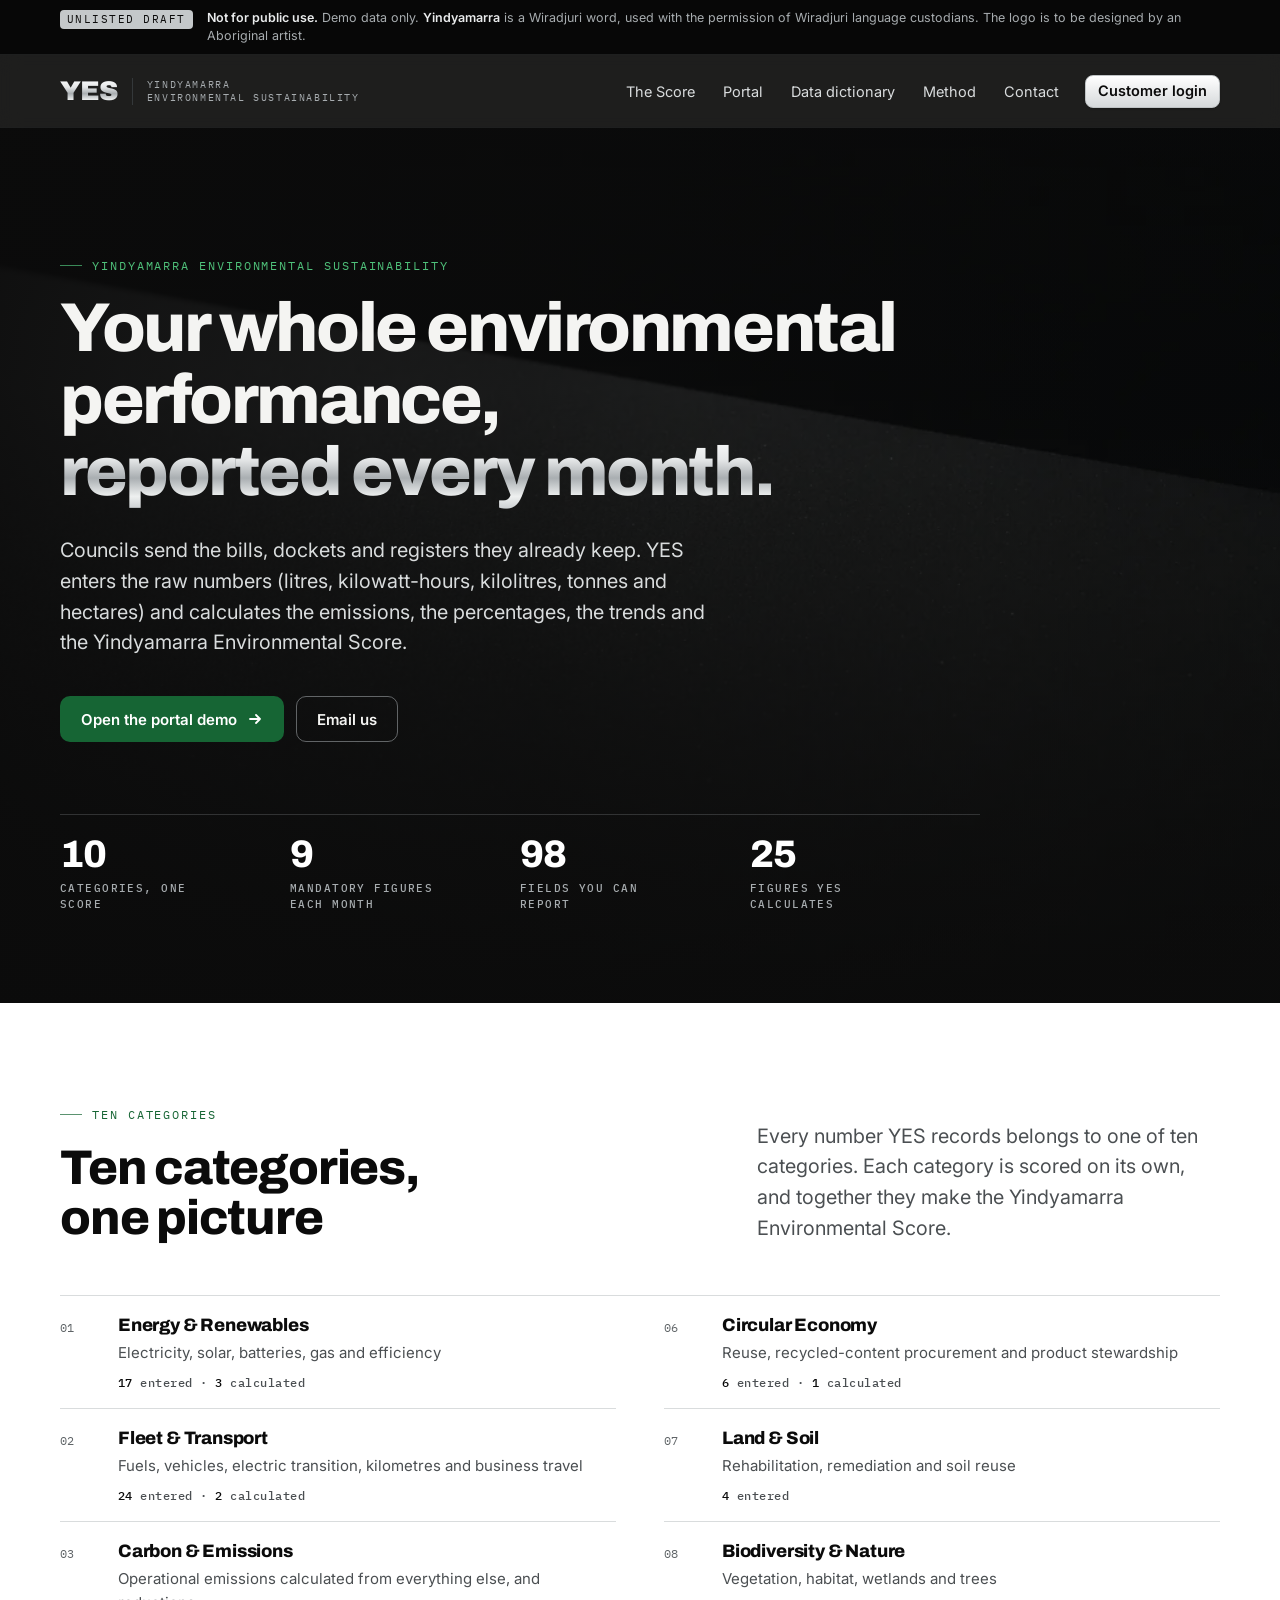
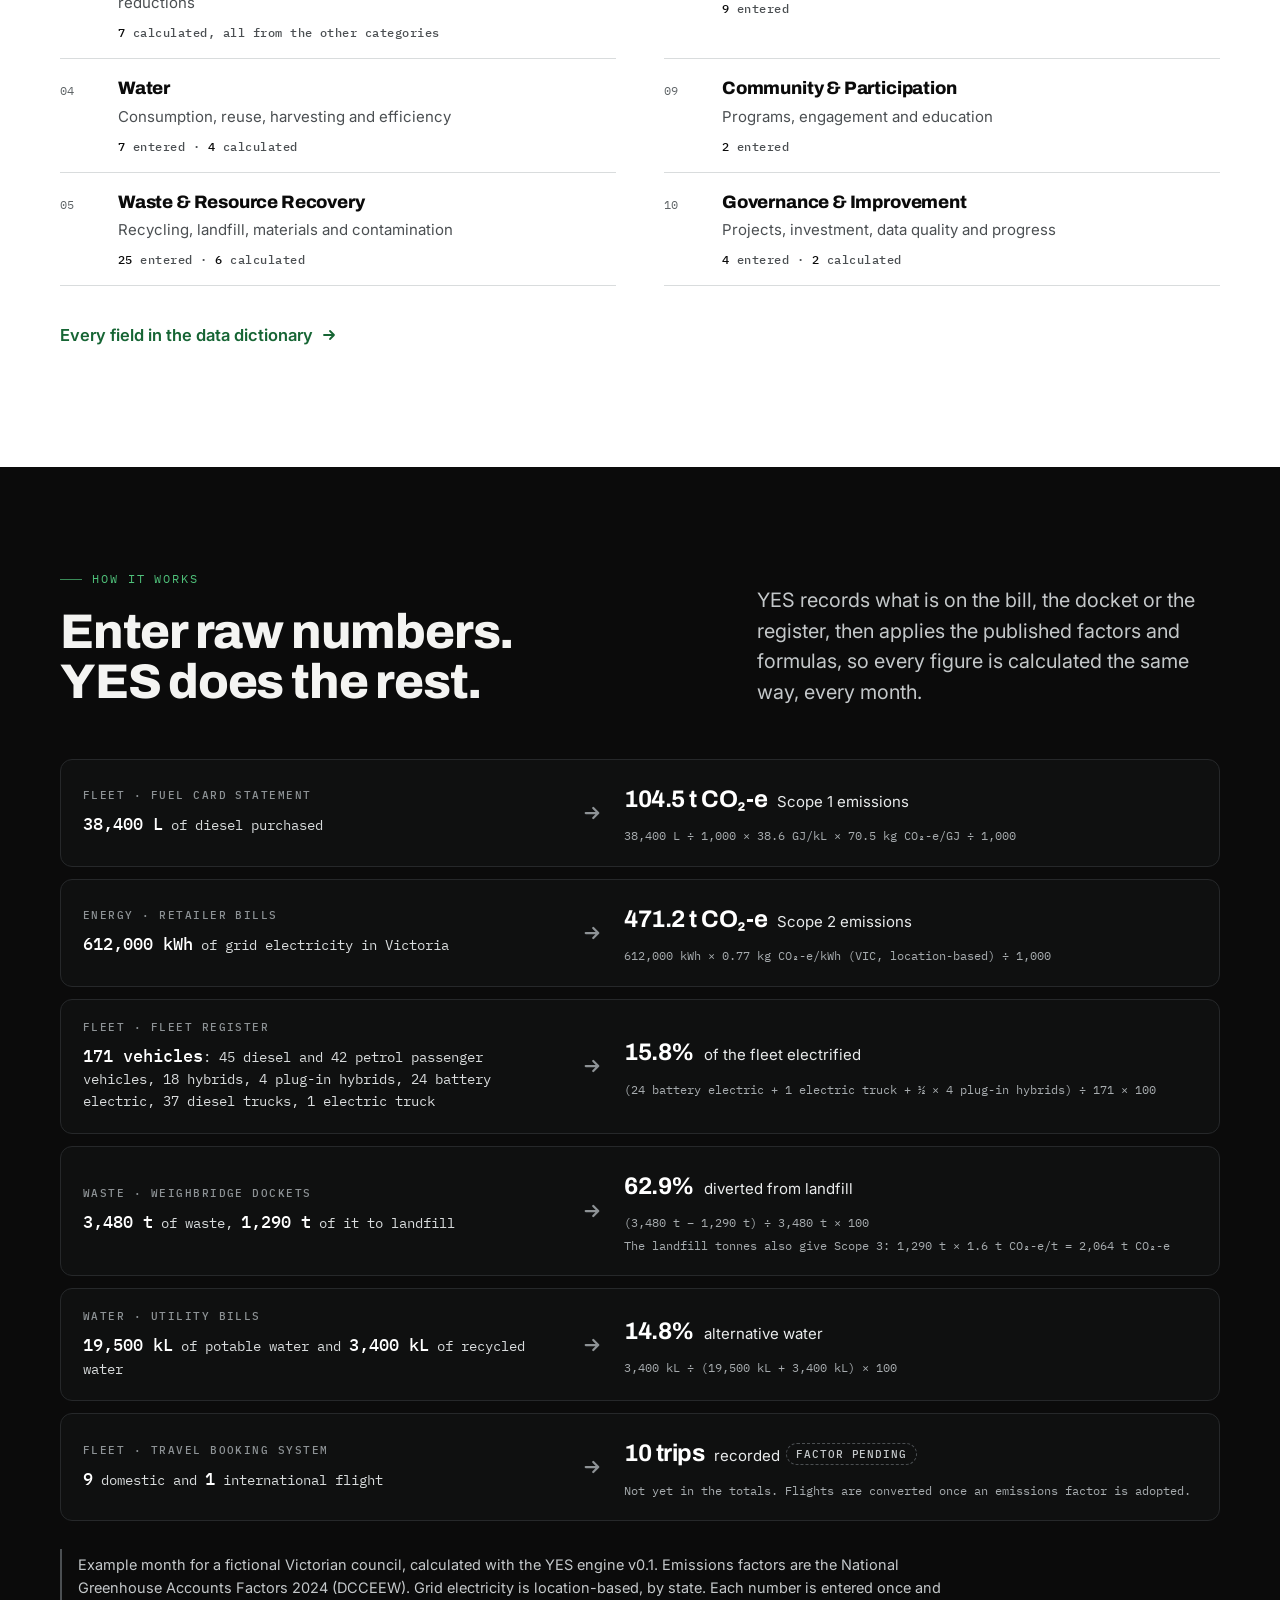
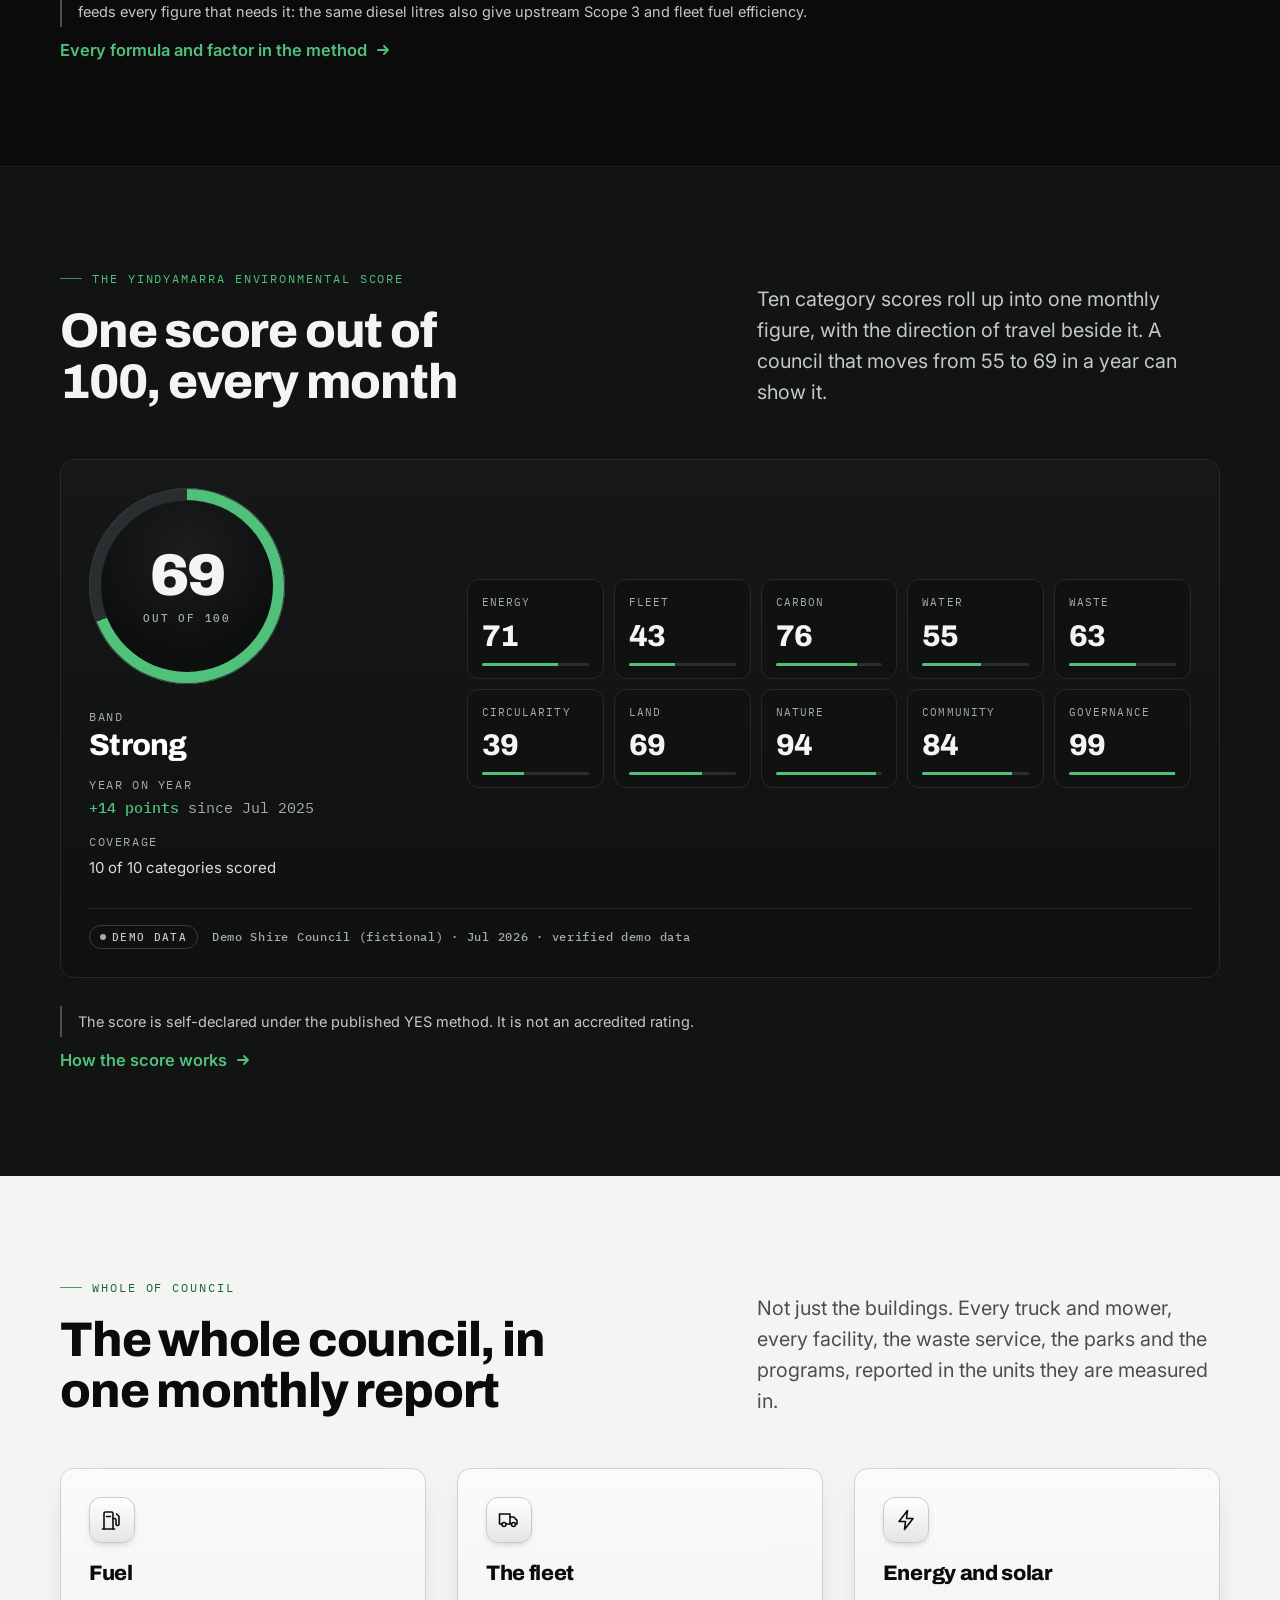
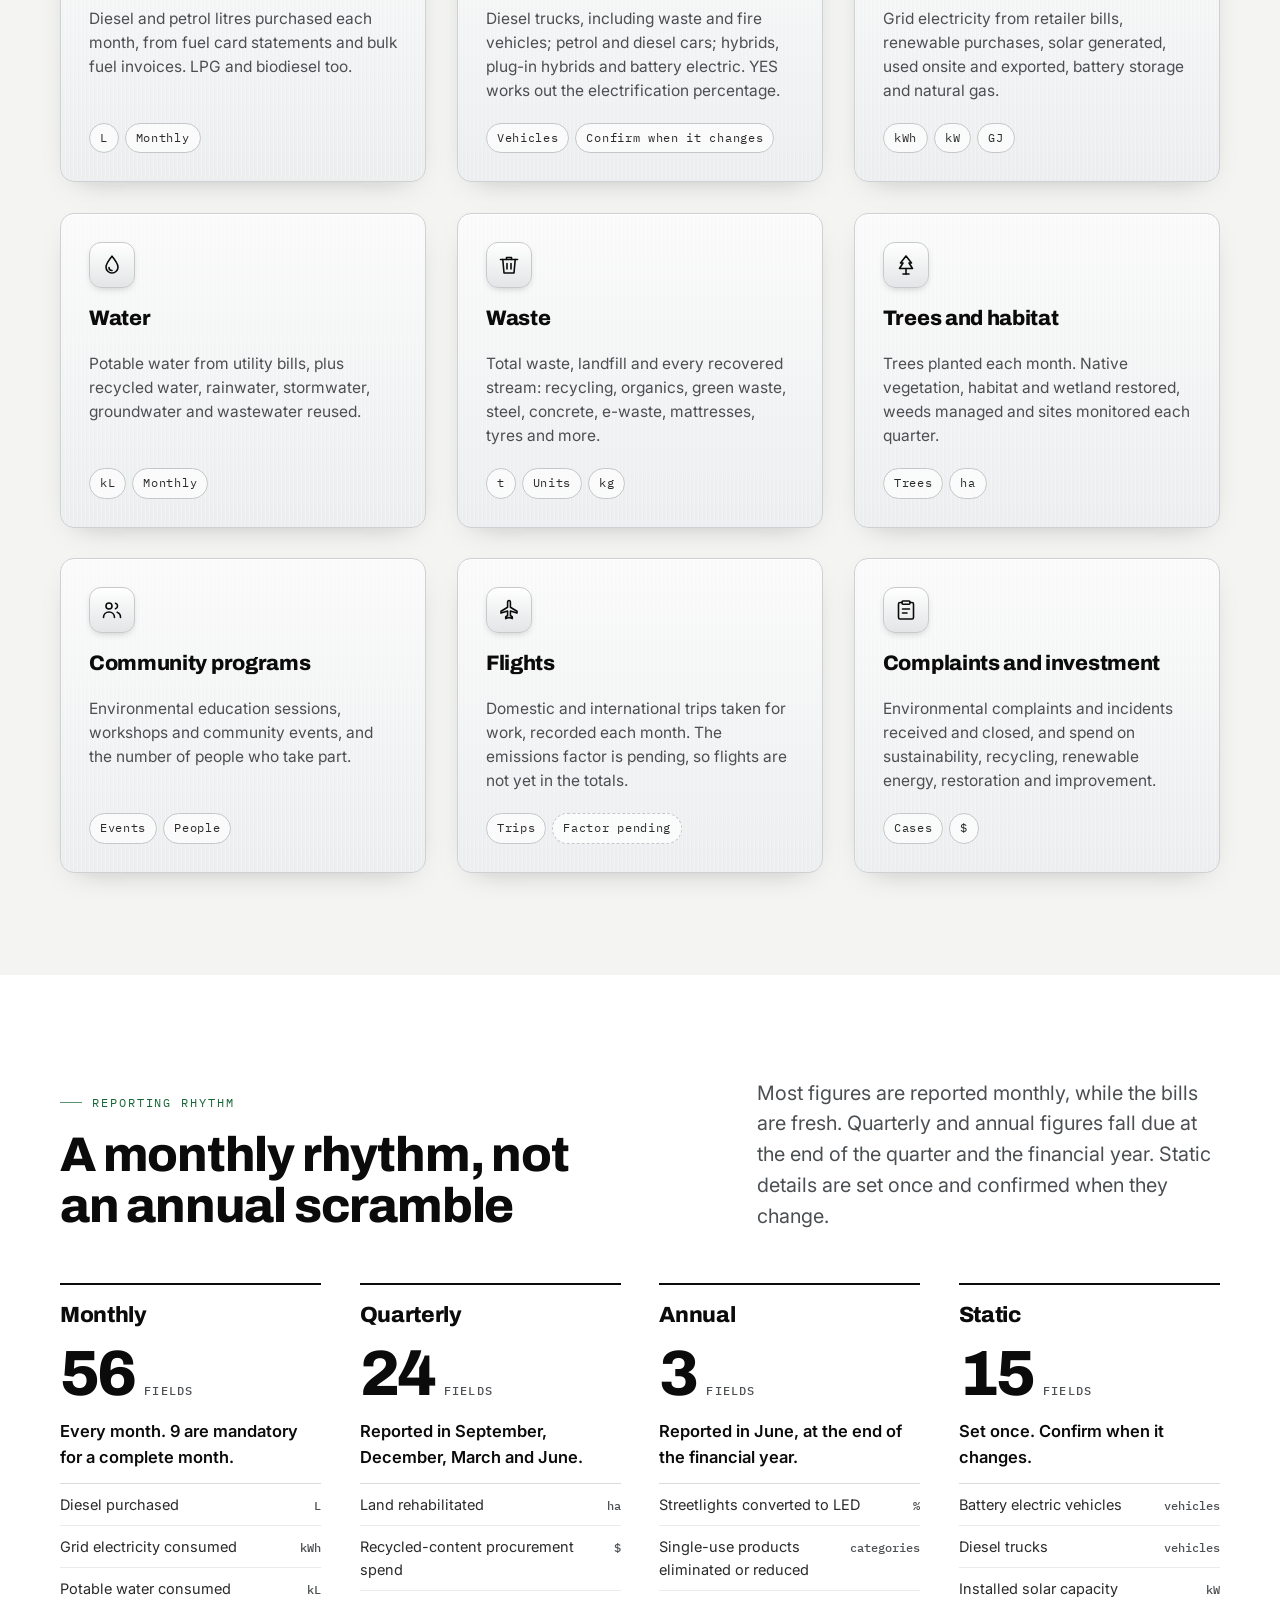
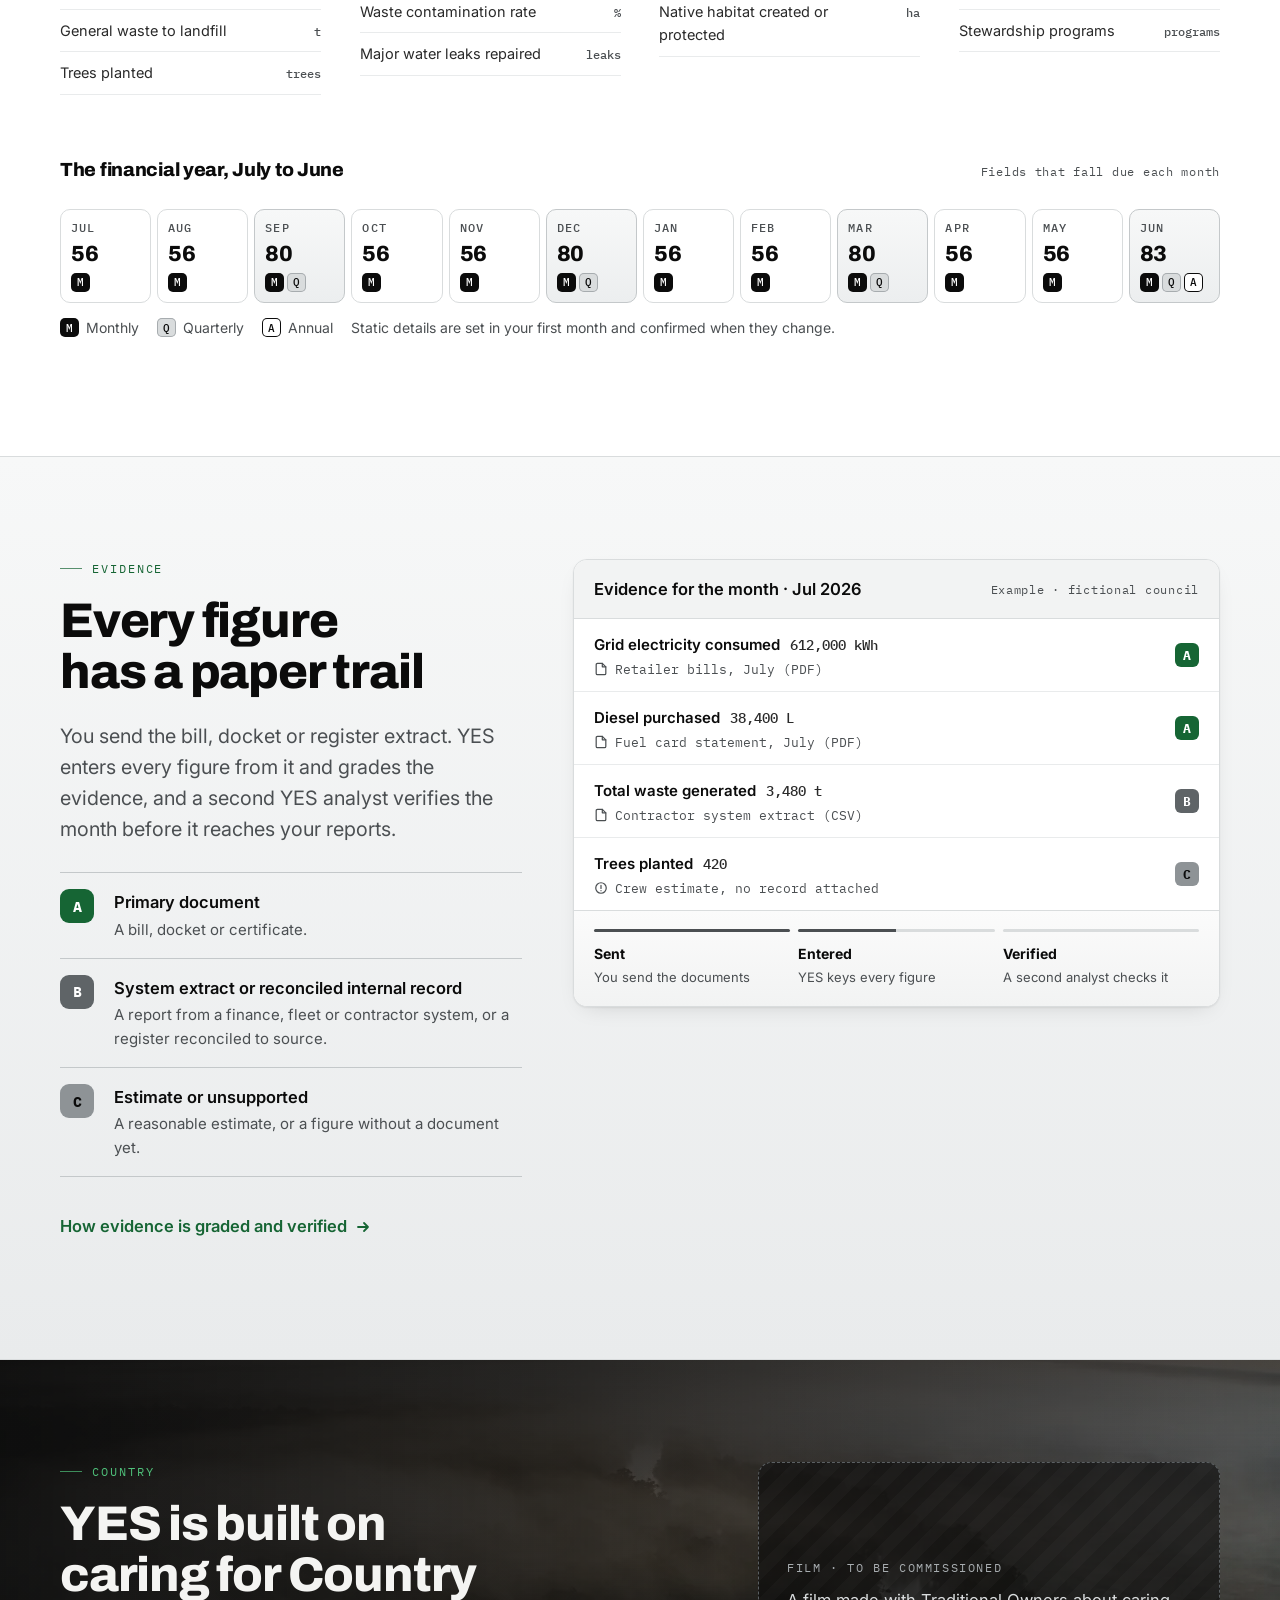
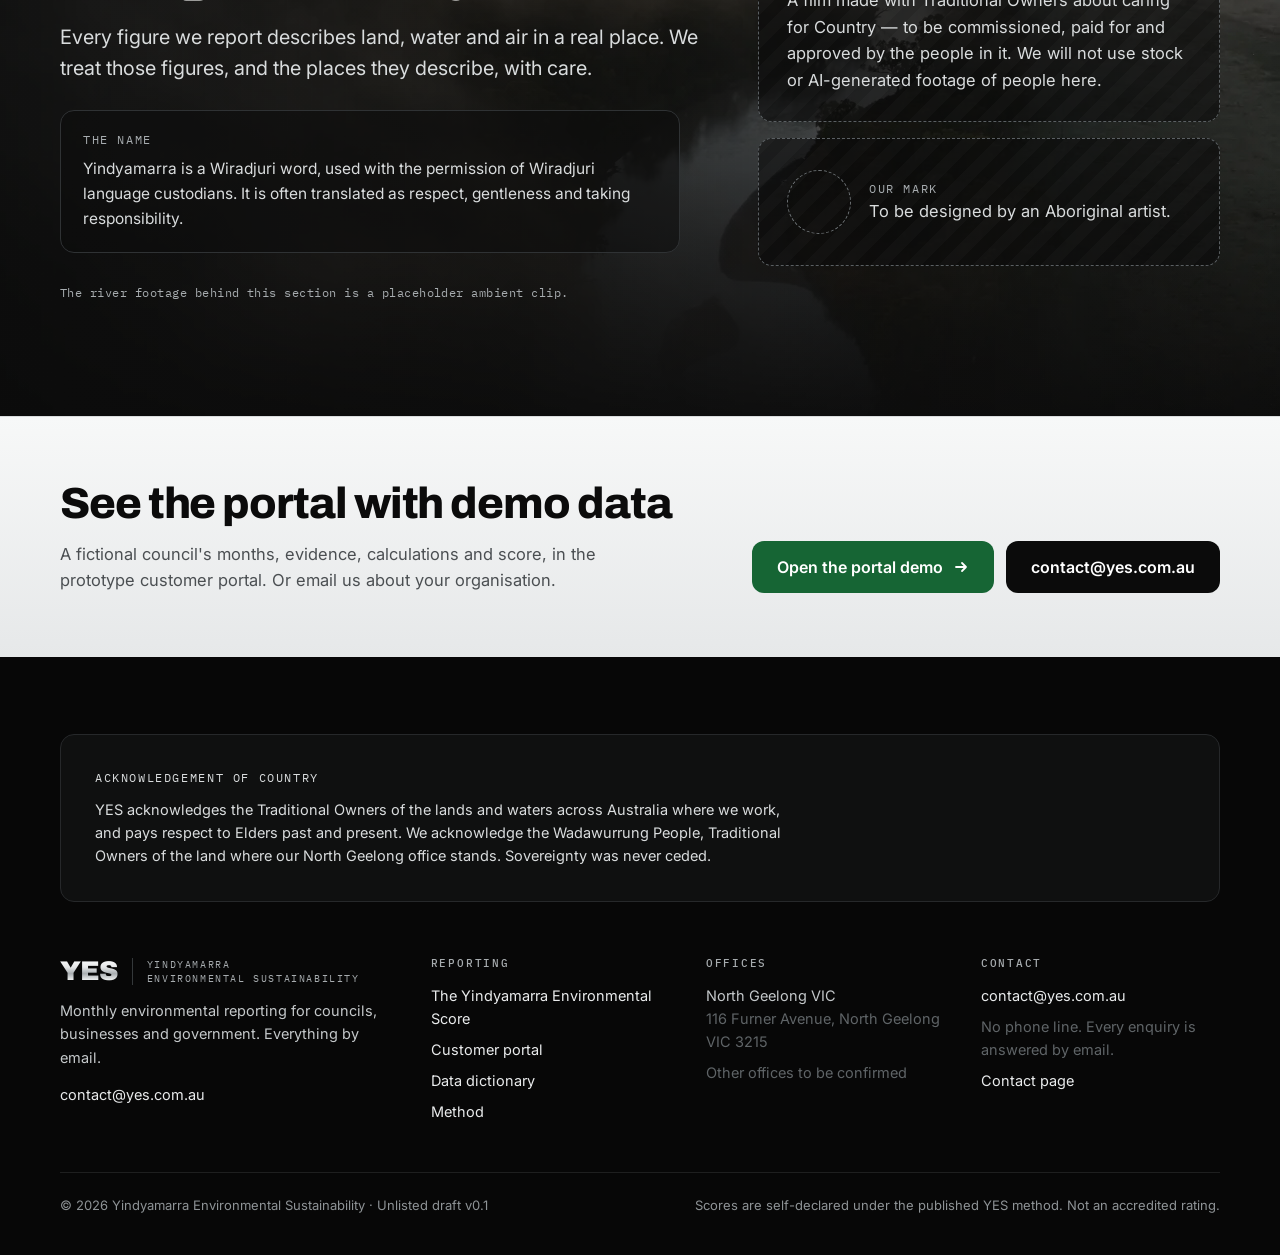
<file: index.html>
<!doctype html>
<html lang="en-AU" class="no-js">
<head>
<meta charset="utf-8">
<meta name="viewport" content="width=device-width, initial-scale=1">
<title>YES · Yindyamarra Environmental Sustainability</title>
<meta name="description" content="Whole-of-council environmental reporting. Send the documents once a month; YES enters the raw numbers and calculates the emissions, the rates, the trends and the Yindyamarra Environmental Score.">
<meta name="robots" content="noindex, nofollow, noarchive">
<meta name="theme-color" content="#0B0B0B">
<link rel="icon" href="./assets/img/favicon.svg" type="image/svg+xml">
<link rel="preconnect" href="https://fonts.googleapis.com"><link rel="preconnect" href="https://fonts.gstatic.com" crossorigin>
<link href="https://fonts.googleapis.com/css2?family=Archivo:wght@500;600;700;800;900&family=Inter:wght@400;500;600;700&family=IBM+Plex+Mono:wght@400;500&display=swap" rel="stylesheet">
<link rel="stylesheet" href="./assets/css/yes.css?v=202609281957">

<script>document.documentElement.classList.remove('no-js');</script>
</head>
<body class="page-home">
<a class="sr-only" href="#main">Skip to content</a>
<div class="draft" role="note"><div class="wrap"><span class="tag">Unlisted draft</span><span><b>Not for public use.</b> Demo data only. <b>Yindyamarra</b> is a Wiradjuri word, used with the permission of Wiradjuri language custodians. The logo is to be designed by an Aboriginal artist.</span></div></div>
<header class="hdr"><div class="wrap">
  <a class="brand" href="./" aria-label="YES home"><span class="mark silver">YES</span><span class="full">Yindyamarra<br>Environmental Sustainability</span></a>
  <button class="menu-btn" type="button" aria-expanded="false" aria-controls="nav">MENU</button>
  <nav class="nav" id="nav" aria-label="Main"><a href="./score/">The Score</a><a href="./portal/">Portal</a><a href="./data-dictionary/">Data dictionary</a><a href="./method/">Method</a><a href="./contact/">Contact</a><a class="btn btn-silver btn-sm" href="./portal/">Customer login</a></nav>
</div></header>
<main id="main">
<link rel="stylesheet" href="./assets/css/pages.css?v=1">

<!-- a. Hero -->
<section class="hero home-hero">
  <div class="bg" aria-hidden="true"><video data-bgv muted loop playsinline preload="none" poster="./assets/video/silver-720.webp"><source data-src="./assets/video/silver-720.mp4" type="video/mp4"></video></div>
  <div class="wrap">
    <p class="eyebrow">Yindyamarra Environmental Sustainability</p>
    <h1>Your whole environmental performance, <span class="silver">reported every month.</span></h1>
    <p class="lead">Councils send the bills, dockets and registers they already keep. YES enters the raw numbers (litres, kilowatt-hours, kilolitres, tonnes and hectares) and calculates the emissions, the percentages, the trends and the Yindyamarra Environmental Score.</p>
    <div class="btn-row">
      <a class="btn btn-primary" href="./portal/">Open the portal demo <svg viewBox="0 0 16 16" fill="none" stroke="currentColor" stroke-width="1.8" stroke-linecap="round" stroke-linejoin="round" aria-hidden="true"><path d="M3 8h10M9 4l4 4-4 4"/></svg></a>
      <a class="btn btn-ghost" href="mailto:contact@yes.com.au">Email us</a>
    </div>
    <dl class="facts">
      <div><dt>Categories, one score</dt><dd data-n="cats">10</dd></div>
      <div><dt>Mandatory figures each month</dt><dd data-n="req-m">9</dd></div>
      <div><dt>Fields you can report</dt><dd data-n="inputs">98</dd></div>
      <div><dt>Figures YES calculates</dt><dd data-n="calcs">25</dd></div>
    </dl>
  </div>
</section>

<!-- b. The ten categories -->
<section class="sec sec-white" id="categories">
  <div class="wrap">
    <div class="sec-head reveal">
      <div><p class="eyebrow">Ten categories</p><h2>Ten categories, one picture</h2></div>
      <p class="lead">Every number YES records belongs to one of ten categories. Each category is scored on its own, and together they make the Yindyamarra Environmental Score.</p>
    </div>
    <ol class="cats colflow ul-reset reveal">
      <li class="cat"><span class="i">01</span><h3>Energy &amp; Renewables</h3><p>Electricity, solar, batteries, gas and efficiency</p><p class="cc" data-cat-n="energy"><b>17</b> entered · <b>3</b> calculated</p></li>
      <li class="cat"><span class="i">02</span><h3>Fleet &amp; Transport</h3><p>Fuels, vehicles, electric transition, kilometres and business travel</p><p class="cc" data-cat-n="fleet"><b>24</b> entered · <b>2</b> calculated</p></li>
      <li class="cat"><span class="i">03</span><h3>Carbon &amp; Emissions</h3><p>Operational emissions calculated from everything else, and reductions</p><p class="cc" data-cat-n="carbon"><b>7</b> calculated, all from the other categories</p></li>
      <li class="cat"><span class="i">04</span><h3>Water</h3><p>Consumption, reuse, harvesting and efficiency</p><p class="cc" data-cat-n="water"><b>7</b> entered · <b>4</b> calculated</p></li>
      <li class="cat"><span class="i">05</span><h3>Waste &amp; Resource Recovery</h3><p>Recycling, landfill, materials and contamination</p><p class="cc" data-cat-n="waste"><b>25</b> entered · <b>6</b> calculated</p></li>
      <li class="cat"><span class="i">06</span><h3>Circular Economy</h3><p>Reuse, recycled-content procurement and product stewardship</p><p class="cc" data-cat-n="circular"><b>6</b> entered · <b>1</b> calculated</p></li>
      <li class="cat"><span class="i">07</span><h3>Land &amp; Soil</h3><p>Rehabilitation, remediation and soil reuse</p><p class="cc" data-cat-n="land"><b>4</b> entered</p></li>
      <li class="cat"><span class="i">08</span><h3>Biodiversity &amp; Nature</h3><p>Vegetation, habitat, wetlands and trees</p><p class="cc" data-cat-n="nature"><b>9</b> entered</p></li>
      <li class="cat"><span class="i">09</span><h3>Community &amp; Participation</h3><p>Programs, engagement and education</p><p class="cc" data-cat-n="community"><b>2</b> entered</p></li>
      <li class="cat"><span class="i">10</span><h3>Governance &amp; Improvement</h3><p>Projects, investment, data quality and progress</p><p class="cc" data-cat-n="governance"><b>4</b> entered · <b>2</b> calculated</p></li>
    </ol>
    <p class="mt-3 reveal"><a class="link-go" href="./data-dictionary/">Every field in the data dictionary <svg viewBox="0 0 16 16" fill="none" stroke="currentColor" stroke-width="1.8" stroke-linecap="round" stroke-linejoin="round" aria-hidden="true"><path d="M3 8h10M9 4l4 4-4 4"/></svg></a></p>
  </div>
</section>

<!-- c. Raw numbers in, calculated figures out (worked with the YES engine v0.1) -->
<section class="sec sec-dark" id="calculations">
  <div class="wrap">
    <div class="sec-head reveal">
      <div><p class="eyebrow">How it works</p><h2>Enter raw numbers. YES does the rest.</h2></div>
      <p class="lead">YES records what is on the bill, the docket or the register, then applies the published factors and formulas, so every figure is calculated the same way, every month.</p>
    </div>
    <ul class="flow reveal" aria-label="Examples of raw numbers and the figures YES calculates from them">
      <li class="flow-row">
        <div class="in"><span class="fk">Fleet · fuel card statement</span><b>38,400 L</b> of diesel purchased</div>
        <div class="arr" aria-hidden="true"><svg viewBox="0 0 16 16" fill="none" stroke="currentColor" stroke-width="1.8" stroke-linecap="round" stroke-linejoin="round" aria-hidden="true"><path d="M3 8h10M9 4l4 4-4 4"/></svg></div>
        <div class="out"><span class="sr-only">becomes </span><b>104.5 t CO₂-e</b> Scope 1 emissions<span class="fx">38,400 L ÷ 1,000 × 38.6 GJ/kL × 70.5 kg CO₂-e/GJ ÷ 1,000</span></div>
      </li>
      <li class="flow-row">
        <div class="in"><span class="fk">Energy · retailer bills</span><b>612,000 kWh</b> of grid electricity in Victoria</div>
        <div class="arr" aria-hidden="true"><svg viewBox="0 0 16 16" fill="none" stroke="currentColor" stroke-width="1.8" stroke-linecap="round" stroke-linejoin="round" aria-hidden="true"><path d="M3 8h10M9 4l4 4-4 4"/></svg></div>
        <div class="out"><span class="sr-only">becomes </span><b>471.2 t CO₂-e</b> Scope 2 emissions<span class="fx">612,000 kWh × 0.77 kg CO₂-e/kWh (VIC, location-based) ÷ 1,000</span></div>
      </li>
      <li class="flow-row">
        <div class="in"><span class="fk">Fleet · fleet register</span><b>171 vehicles</b>: 45 diesel and 42 petrol passenger vehicles, 18 hybrids, 4 plug-in hybrids, 24 battery electric, 37 diesel trucks, 1 electric truck</div>
        <div class="arr" aria-hidden="true"><svg viewBox="0 0 16 16" fill="none" stroke="currentColor" stroke-width="1.8" stroke-linecap="round" stroke-linejoin="round" aria-hidden="true"><path d="M3 8h10M9 4l4 4-4 4"/></svg></div>
        <div class="out"><span class="sr-only">becomes </span><b>15.8%</b> of the fleet electrified<span class="fx">(24 battery electric + 1 electric truck + ½ × 4 plug-in hybrids) ÷ 171 × 100</span></div>
      </li>
      <li class="flow-row">
        <div class="in"><span class="fk">Waste · weighbridge dockets</span><b>3,480 t</b> of waste, <b>1,290 t</b> of it to landfill</div>
        <div class="arr" aria-hidden="true"><svg viewBox="0 0 16 16" fill="none" stroke="currentColor" stroke-width="1.8" stroke-linecap="round" stroke-linejoin="round" aria-hidden="true"><path d="M3 8h10M9 4l4 4-4 4"/></svg></div>
        <div class="out"><span class="sr-only">becomes </span><b>62.9%</b> diverted from landfill<span class="fx">(3,480 t − 1,290 t) ÷ 3,480 t × 100</span><span class="fx">The landfill tonnes also give Scope 3: 1,290 t × 1.6 t CO₂-e/t = 2,064 t CO₂-e</span></div>
      </li>
      <li class="flow-row">
        <div class="in"><span class="fk">Water · utility bills</span><b>19,500 kL</b> of potable water and <b>3,400 kL</b> of recycled water</div>
        <div class="arr" aria-hidden="true"><svg viewBox="0 0 16 16" fill="none" stroke="currentColor" stroke-width="1.8" stroke-linecap="round" stroke-linejoin="round" aria-hidden="true"><path d="M3 8h10M9 4l4 4-4 4"/></svg></div>
        <div class="out"><span class="sr-only">becomes </span><b>14.8%</b> alternative water<span class="fx">3,400 kL ÷ (19,500 kL + 3,400 kL) × 100</span></div>
      </li>
      <li class="flow-row">
        <div class="in"><span class="fk">Fleet · travel booking system</span><b>9</b> domestic and <b>1</b> international flight</div>
        <div class="arr" aria-hidden="true"><svg viewBox="0 0 16 16" fill="none" stroke="currentColor" stroke-width="1.8" stroke-linecap="round" stroke-linejoin="round" aria-hidden="true"><path d="M3 8h10M9 4l4 4-4 4"/></svg></div>
        <div class="out"><span class="sr-only">becomes </span><b>10 trips</b> recorded <span class="pend">Factor pending</span><span class="fx">Not yet in the totals. Flights are converted once an emissions factor is adopted.</span></div>
      </li>
    </ul>
    <div class="flow-note reveal">
      <p class="note">Example month for a fictional Victorian council, calculated with the YES engine v0.1. Emissions factors are the National Greenhouse Accounts Factors 2024 (DCCEEW). Grid electricity is location-based, by state. Each number is entered once and feeds every figure that needs it: the same diesel litres also give upstream Scope 3 and fleet fuel efficiency.</p>
      <p><a class="link-go" href="./method/#emissions">Every formula and factor in the method <svg viewBox="0 0 16 16" fill="none" stroke="currentColor" stroke-width="1.8" stroke-linecap="round" stroke-linejoin="round" aria-hidden="true"><path d="M3 8h10M9 4l4 4-4 4"/></svg></a></p>
    </div>
  </div>
</section>

<!-- d. Score preview: rendered live from the demo data by the script below; static values are the fallback -->
<section class="sec sec-dark ink2" id="score-preview">
  <div class="wrap">
    <div class="sec-head reveal">
      <div><p class="eyebrow">The Yindyamarra Environmental Score</p><h2>One score out of 100, every month</h2></div>
      <div>
        <p class="lead">Ten category scores roll up into one monthly figure, with the direction of travel beside it. <span data-f="line">A council that moves from 55 to 69 in a year can show it.</span></p>
      </div>
    </div>
    <div class="card-dark sp wide reveal" data-sp>
      <div class="sp-head">
        <div class="score-ring" style="--v:69" role="img" aria-label="Score 69 out of 100"><div class="in"><div class="v" data-f="score">69</div><div class="of">out of 100</div></div></div>
        <div class="sp-meta">
          <div><p class="kicker">Band</p><p class="sp-band" data-f="band">Strong</p></div>
          <div><p class="kicker">Year on year</p><p class="sp-yoy" data-f="yoy">+14 points <span>since Jul 2025</span></p></div>
          <div><p class="kicker">Coverage</p><p class="sp-cov" data-f="cov">10 of 10 categories scored</p></div>
        </div>
      </div>
      <div class="subscores" data-f="subs">
        <div class="sub"><div class="n">Energy</div><div class="v">71</div><div class="bar" aria-hidden="true"><i style="width:71%"></i></div></div>
        <div class="sub"><div class="n">Fleet</div><div class="v">43</div><div class="bar" aria-hidden="true"><i style="width:43%"></i></div></div>
        <div class="sub"><div class="n">Carbon</div><div class="v">76</div><div class="bar" aria-hidden="true"><i style="width:76%"></i></div></div>
        <div class="sub"><div class="n">Water</div><div class="v">55</div><div class="bar" aria-hidden="true"><i style="width:55%"></i></div></div>
        <div class="sub"><div class="n">Waste</div><div class="v">63</div><div class="bar" aria-hidden="true"><i style="width:63%"></i></div></div>
        <div class="sub"><div class="n">Circularity</div><div class="v">39</div><div class="bar" aria-hidden="true"><i style="width:39%"></i></div></div>
        <div class="sub"><div class="n">Land</div><div class="v">69</div><div class="bar" aria-hidden="true"><i style="width:69%"></i></div></div>
        <div class="sub"><div class="n">Nature</div><div class="v">94</div><div class="bar" aria-hidden="true"><i style="width:94%"></i></div></div>
        <div class="sub"><div class="n">Community</div><div class="v">84</div><div class="bar" aria-hidden="true"><i style="width:84%"></i></div></div>
        <div class="sub"><div class="n">Governance</div><div class="v">99</div><div class="bar" aria-hidden="true"><i style="width:99%"></i></div></div>
      </div>
      <p class="sp-cap"><span class="tag-demo">Demo data</span><span data-f="cap">Demo Shire Council (fictional) · Jul 2026 · verified demo data</span></p>
    </div>
    <div class="flow-note reveal">
      <p class="note">The score is self-declared under the published YES method. It is not an accredited rating.</p>
      <p><a class="link-go" href="./score/">How the score works <svg viewBox="0 0 16 16" fill="none" stroke="currentColor" stroke-width="1.8" stroke-linecap="round" stroke-linejoin="round" aria-hidden="true"><path d="M3 8h10M9 4l4 4-4 4"/></svg></a></p>
    </div>
  </div>
</section>

<!-- e. Whole of council -->
<section class="sec" id="whole-of-council">
  <div class="wrap">
    <div class="sec-head reveal">
      <div><p class="eyebrow">Whole of council</p><h2>The whole council, in one monthly report</h2></div>
      <p class="lead">Not just the buildings. Every truck and mower, every facility, the waste service, the parks and the programs, reported in the units they are measured in.</p>
    </div>
    <div class="grid g3 woc">
      <article class="card-silver reveal">
        <span class="ico" aria-hidden="true"><svg viewBox="0 0 24 24" fill="none" stroke="currentColor" stroke-width="1.6" stroke-linecap="round" stroke-linejoin="round"><path d="M4 21V5.5A1.5 1.5 0 0 1 5.5 4h6A1.5 1.5 0 0 1 13 5.5V21"/><path d="M2.5 21h12"/><path d="M6.5 8.5h4"/><path d="M13 10.5h1.5A1.5 1.5 0 0 1 16 12v4a1.5 1.5 0 0 0 3 0V8.5L16.5 6"/></svg></span>
        <h3>Fuel</h3>
        <p>Diesel and petrol litres purchased each month, from fuel card statements and bulk fuel invoices. LPG and biodiesel too.</p>
        <div class="units"><span class="chip">L</span><span class="chip">Monthly</span></div>
      </article>
      <article class="card-silver reveal">
        <span class="ico" aria-hidden="true"><svg viewBox="0 0 24 24" fill="none" stroke="currentColor" stroke-width="1.6" stroke-linecap="round" stroke-linejoin="round"><path d="M5 16H2.5V6H13v10H9"/><path d="M13 9h3.8l3.2 3.4V16h-1.5"/><path d="M13 16h1.5"/><circle cx="7" cy="16.5" r="2"/><circle cx="16.5" cy="16.5" r="2"/></svg></span>
        <h3>The fleet</h3>
        <p>Diesel trucks, including waste and fire vehicles; petrol and diesel cars; hybrids, plug-in hybrids and battery electric. YES works out the electrification percentage.</p>
        <div class="units"><span class="chip">Vehicles</span><span class="chip">Confirm when it changes</span></div>
      </article>
      <article class="card-silver reveal">
        <span class="ico" aria-hidden="true"><svg viewBox="0 0 24 24" fill="none" stroke="currentColor" stroke-width="1.6" stroke-linecap="round" stroke-linejoin="round"><path d="M13.5 2.5 5 13.5h6.5l-1 8 8.5-11h-6.5z"/></svg></span>
        <h3>Energy and solar</h3>
        <p>Grid electricity from retailer bills, renewable purchases, solar generated, used onsite and exported, battery storage and natural gas.</p>
        <div class="units"><span class="chip">kWh</span><span class="chip">kW</span><span class="chip">GJ</span></div>
      </article>
      <article class="card-silver reveal">
        <span class="ico" aria-hidden="true"><svg viewBox="0 0 24 24" fill="none" stroke="currentColor" stroke-width="1.6" stroke-linecap="round" stroke-linejoin="round"><path d="M12 3.2c-2.8 3.4-6 7.3-6 10.8a6 6 0 0 0 12 0c0-3.5-3.2-7.4-6-10.8z"/><path d="M9 14.5a3 3 0 0 0 3 3"/></svg></span>
        <h3>Water</h3>
        <p>Potable water from utility bills, plus recycled water, rainwater, stormwater, groundwater and wastewater reused.</p>
        <div class="units"><span class="chip">kL</span><span class="chip">Monthly</span></div>
      </article>
      <article class="card-silver reveal">
        <span class="ico" aria-hidden="true"><svg viewBox="0 0 24 24" fill="none" stroke="currentColor" stroke-width="1.6" stroke-linecap="round" stroke-linejoin="round"><path d="M3.5 6.5h17"/><path d="M9.5 6.5v-2h5v2"/><path d="M5.8 6.5 7 20h10l1.2-13.5"/><path d="M10 10.5v5.5M14 10.5v5.5"/></svg></span>
        <h3>Waste</h3>
        <p>Total waste, landfill and every recovered stream: recycling, organics, green waste, steel, concrete, e-waste, mattresses, tyres and more.</p>
        <div class="units"><span class="chip">t</span><span class="chip">Units</span><span class="chip">kg</span></div>
      </article>
      <article class="card-silver reveal">
        <span class="ico" aria-hidden="true"><svg viewBox="0 0 24 24" fill="none" stroke="currentColor" stroke-width="1.6" stroke-linecap="round" stroke-linejoin="round"><path d="M12 3 6.5 10H9l-3.5 5.5h13L15 10h2.5z"/><path d="M12 15.5V21"/><path d="M9 21h6"/></svg></span>
        <h3>Trees and habitat</h3>
        <p>Trees planted each month. Native vegetation, habitat and wetland restored, weeds managed and sites monitored each quarter.</p>
        <div class="units"><span class="chip">Trees</span><span class="chip">ha</span></div>
      </article>
      <article class="card-silver reveal">
        <span class="ico" aria-hidden="true"><svg viewBox="0 0 24 24" fill="none" stroke="currentColor" stroke-width="1.6" stroke-linecap="round" stroke-linejoin="round"><circle cx="9" cy="8" r="3"/><path d="M3.5 19.5c0-3.2 2.4-5.5 5.5-5.5s5.5 2.3 5.5 5.5"/><path d="M15.5 5.3a2.8 2.8 0 0 1 0 5.4"/><path d="M17.2 14.3c2 .7 3.3 2.6 3.3 5.2"/></svg></span>
        <h3>Community programs</h3>
        <p>Environmental education sessions, workshops and community events, and the number of people who take part.</p>
        <div class="units"><span class="chip">Events</span><span class="chip">People</span></div>
      </article>
      <article class="card-silver reveal">
        <span class="ico" aria-hidden="true"><svg viewBox="0 0 24 24" fill="none" stroke="currentColor" stroke-width="1.6" stroke-linecap="round" stroke-linejoin="round"><path d="M12 2.5c.8 0 1.4.8 1.4 1.9V9.3l6.6 3.9v1.9l-6.6-2v4.4l1.9 1.5v1.6L12 19.6l-3.3 1V19l1.9-1.5v-4.4l-6.6 2v-1.9l6.6-3.9V4.4c0-1.1.6-1.9 1.4-1.9z"/></svg></span>
        <h3>Flights</h3>
        <p>Domestic and international trips taken for work, recorded each month. The emissions factor is pending, so flights are not yet in the totals.</p>
        <div class="units"><span class="chip">Trips</span><span class="chip p">Factor pending</span></div>
      </article>
      <article class="card-silver reveal">
        <span class="ico" aria-hidden="true"><svg viewBox="0 0 24 24" fill="none" stroke="currentColor" stroke-width="1.6" stroke-linecap="round" stroke-linejoin="round"><path d="M8 4.5H6A1.5 1.5 0 0 0 4.5 6v13.5A1.5 1.5 0 0 0 6 21h12a1.5 1.5 0 0 0 1.5-1.5V6A1.5 1.5 0 0 0 18 4.5h-2"/><rect x="8" y="3" width="8" height="3.2" rx="1"/><path d="M8.5 11h7M8.5 15h4.5"/></svg></span>
        <h3>Complaints and investment</h3>
        <p>Environmental complaints and incidents received and closed, and spend on sustainability, recycling, renewable energy, restoration and improvement.</p>
        <div class="units"><span class="chip">Cases</span><span class="chip">$</span></div>
      </article>
    </div>
  </div>
</section>

<!-- f. Monthly rhythm (counts from YESD.INPUTS; refreshed live by the script below) -->
<section class="sec sec-white" id="rhythm">
  <div class="wrap">
    <div class="sec-head reveal">
      <div><p class="eyebrow">Reporting rhythm</p><h2>A monthly rhythm, not an annual scramble</h2></div>
      <p class="lead">Most figures are reported monthly, while the bills are fresh. Quarterly and annual figures fall due at the end of the quarter and the financial year. Static details are set once and confirmed when they change.</p>
    </div>
    <div class="freqs">
      <div class="freq reveal">
        <h3>Monthly</h3>
        <p class="n"><b data-n="freq-M">56</b><span>fields</span></p>
        <p class="when">Every month. <span data-n="req-m">9</span> are mandatory for a complete month.</p>
        <ul><li>Diesel purchased <span>L</span></li><li>Grid electricity consumed <span>kWh</span></li><li>Potable water consumed <span>kL</span></li><li>General waste to landfill <span>t</span></li><li>Trees planted <span>trees</span></li></ul>
      </div>
      <div class="freq reveal">
        <h3>Quarterly</h3>
        <p class="n"><b data-n="freq-Q">24</b><span>fields</span></p>
        <p class="when">Reported in September, December, March and June.</p>
        <ul><li>Land rehabilitated <span>ha</span></li><li>Recycled-content procurement spend <span>$</span></li><li>Waste contamination rate <span>%</span></li><li>Major water leaks repaired <span>leaks</span></li></ul>
      </div>
      <div class="freq reveal">
        <h3>Annual</h3>
        <p class="n"><b data-n="freq-A">3</b><span>fields</span></p>
        <p class="when">Reported in June, at the end of the financial year.</p>
        <ul><li>Streetlights converted to LED <span>%</span></li><li>Single-use products eliminated or reduced <span>categories</span></li><li>Native habitat created or protected <span>ha</span></li></ul>
      </div>
      <div class="freq reveal">
        <h3>Static</h3>
        <p class="n"><b data-n="freq-S">15</b><span>fields</span></p>
        <p class="when">Set once. Confirm when it changes.</p>
        <ul><li>Battery electric vehicles <span>vehicles</span></li><li>Diesel trucks <span>vehicles</span></li><li>Installed solar capacity <span>kW</span></li><li>Stewardship programs <span>programs</span></li></ul>
      </div>
    </div>
    <div class="fy-wrap reveal">
      <div class="fy-head"><h3>The financial year, July to June</h3><p class="meta">Fields that fall due each month</p></div>
      <ol class="fy">
        <li><span class="mo">Jul</span><span class="c" data-due="6">56</span><span class="tg"><span class="t m">M</span></span></li>
        <li><span class="mo">Aug</span><span class="c" data-due="7">56</span><span class="tg"><span class="t m">M</span></span></li>
        <li class="qe"><span class="mo">Sep</span><span class="c" data-due="8">80</span><span class="tg"><span class="t m">M</span><span class="t q">Q</span></span></li>
        <li><span class="mo">Oct</span><span class="c" data-due="9">56</span><span class="tg"><span class="t m">M</span></span></li>
        <li><span class="mo">Nov</span><span class="c" data-due="10">56</span><span class="tg"><span class="t m">M</span></span></li>
        <li class="qe"><span class="mo">Dec</span><span class="c" data-due="11">80</span><span class="tg"><span class="t m">M</span><span class="t q">Q</span></span></li>
        <li><span class="mo">Jan</span><span class="c" data-due="0">56</span><span class="tg"><span class="t m">M</span></span></li>
        <li><span class="mo">Feb</span><span class="c" data-due="1">56</span><span class="tg"><span class="t m">M</span></span></li>
        <li class="qe"><span class="mo">Mar</span><span class="c" data-due="2">80</span><span class="tg"><span class="t m">M</span><span class="t q">Q</span></span></li>
        <li><span class="mo">Apr</span><span class="c" data-due="3">56</span><span class="tg"><span class="t m">M</span></span></li>
        <li><span class="mo">May</span><span class="c" data-due="4">56</span><span class="tg"><span class="t m">M</span></span></li>
        <li class="qe"><span class="mo">Jun</span><span class="c" data-due="5">83</span><span class="tg"><span class="t m">M</span><span class="t q">Q</span><span class="t a">A</span></span></li>
      </ol>
      <p class="fy-key"><span><span class="t m" aria-hidden="true">M</span> Monthly</span><span><span class="t q" aria-hidden="true">Q</span> Quarterly</span><span><span class="t a" aria-hidden="true">A</span> Annual</span><span>Static details are set in your first month and confirmed when they change.</span></p>
    </div>
  </div>
</section>

<!-- g. Evidence -->
<section class="sec sec-silver" id="evidence">
  <div class="wrap">
    <div class="split">
      <div class="reveal">
        <p class="eyebrow">Evidence</p>
        <h2>Every figure has a paper trail</h2>
        <p class="lead mt-2">You send the bill, docket or register extract. YES enters every figure from it and grades the evidence, and a second YES analyst verifies the month before it reaches your reports.</p>
        <ul class="grades">
          <li><span class="grade A">A</span><div><b>Primary document</b><span class="d">A bill, docket or certificate.</span></div></li>
          <li><span class="grade B">B</span><div><b>System extract or reconciled internal record</b><span class="d">A report from a finance, fleet or contractor system, or a register reconciled to source.</span></div></li>
          <li><span class="grade C">C</span><div><b>Estimate or unsupported</b><span class="d">A reasonable estimate, or a figure without a document yet.</span></div></li>
        </ul>
        <p class="mt-3"><a class="link-go" href="./method/#evidence">How evidence is graded and verified <svg viewBox="0 0 16 16" fill="none" stroke="currentColor" stroke-width="1.8" stroke-linecap="round" stroke-linejoin="round" aria-hidden="true"><path d="M3 8h10M9 4l4 4-4 4"/></svg></a></p>
      </div>
      <div class="reveal">
        <div class="evc">
          <div class="evc-h"><p class="t">Evidence for the month · Jul 2026</p><p class="meta">Example · fictional council</p></div>
          <ul class="evc-list">
            <li><span class="f">Grid electricity consumed <span class="fig">612,000 kWh</span></span><span class="doc"><svg viewBox="0 0 16 16" fill="none" stroke="currentColor" stroke-width="1.4" stroke-linecap="round" stroke-linejoin="round" aria-hidden="true"><path d="M9.5 1.5H4A1.5 1.5 0 0 0 2.5 3v10A1.5 1.5 0 0 0 4 14.5h8a1.5 1.5 0 0 0 1.5-1.5V5.5z"/><path d="M9.5 1.5v4h4"/></svg>Retailer bills, July (PDF)</span><span class="grade A" aria-label="Grade A">A</span></li>
            <li><span class="f">Diesel purchased <span class="fig">38,400 L</span></span><span class="doc"><svg viewBox="0 0 16 16" fill="none" stroke="currentColor" stroke-width="1.4" stroke-linecap="round" stroke-linejoin="round" aria-hidden="true"><path d="M9.5 1.5H4A1.5 1.5 0 0 0 2.5 3v10A1.5 1.5 0 0 0 4 14.5h8a1.5 1.5 0 0 0 1.5-1.5V5.5z"/><path d="M9.5 1.5v4h4"/></svg>Fuel card statement, July (PDF)</span><span class="grade A" aria-label="Grade A">A</span></li>
            <li><span class="f">Total waste generated <span class="fig">3,480 t</span></span><span class="doc"><svg viewBox="0 0 16 16" fill="none" stroke="currentColor" stroke-width="1.4" stroke-linecap="round" stroke-linejoin="round" aria-hidden="true"><path d="M9.5 1.5H4A1.5 1.5 0 0 0 2.5 3v10A1.5 1.5 0 0 0 4 14.5h8a1.5 1.5 0 0 0 1.5-1.5V5.5z"/><path d="M9.5 1.5v4h4"/></svg>Contractor system extract (CSV)</span><span class="grade B" aria-label="Grade B">B</span></li>
            <li><span class="f">Trees planted <span class="fig">420</span></span><span class="doc"><svg viewBox="0 0 16 16" fill="none" stroke="currentColor" stroke-width="1.4" stroke-linecap="round" stroke-linejoin="round" aria-hidden="true"><circle cx="8" cy="8" r="6"/><path d="M8 5v3.5M8 11h.01"/></svg>Crew estimate, no record attached</span><span class="grade C" aria-label="Grade C">C</span></li>
          </ul>
          <ol class="steps" aria-label="Month status">
            <li class="done"><b>Sent</b><span>You send the documents</span></li>
            <li class="now" aria-current="step"><b>Entered</b><span>YES keys every figure</span></li>
            <li><b>Verified</b><span>A second analyst checks it</span></li>
          </ol>
        </div>
      </div>
    </div>
  </div>
</section>

<!-- h. Country -->
<section class="sec sec-dark country" id="country">
  <div class="bg" aria-hidden="true"><video data-bgv muted loop playsinline preload="none" poster="./assets/video/river-720.webp"><source data-src="./assets/video/river-720.mp4" type="video/mp4"></video></div>
  <div class="wrap">
    <div class="split rev">
      <div class="reveal">
        <p class="eyebrow">Country</p>
        <h2>YES is built on caring for Country</h2>
        <p class="lead">Every figure we report describes land, water and air in a real place. We treat those figures, and the places they describe, with care.</p>
        <div class="name">
          <p class="kicker">The name</p>
          <p>Yindyamarra is a Wiradjuri word, used with the permission of Wiradjuri language custodians. It is often translated as respect, gentleness and taking responsibility.</p>
        </div>
      </div>
      <div class="ph-stack reveal">
        <div class="ph film">
          <p class="kicker">Film · to be commissioned</p>
          <p>A film made with Traditional Owners about caring for Country — to be commissioned, paid for and approved by the people in it. We will not use stock or AI-generated footage of people here.</p>
        </div>
        <div class="ph mark">
          <span class="blank" aria-hidden="true"></span>
          <div><p class="kicker">Our mark</p><p>To be designed by an Aboriginal artist.</p></div>
        </div>
      </div>
    </div>
    <p class="ph-cap">The river footage behind this section is a placeholder ambient clip.</p>
  </div>
</section>

<!-- i. Call to action -->
<section class="sec tight cta">
  <div class="wrap cta-in reveal">
    <div>
      <h2>See the portal with demo data</h2>
      <p>A fictional council's months, evidence, calculations and score, in the prototype customer portal. Or email us about your organisation.</p>
    </div>
    <div class="btn-row">
      <a class="btn btn-primary btn-lg" href="./portal/">Open the portal demo <svg viewBox="0 0 16 16" fill="none" stroke="currentColor" stroke-width="1.8" stroke-linecap="round" stroke-linejoin="round" aria-hidden="true"><path d="M3 8h10M9 4l4 4-4 4"/></svg></a>
      <a class="btn btn-ink btn-lg" href="mailto:contact@yes.com.au">contact@yes.com.au</a>
    </div>
  </div>
</section>



</main>
<footer class="ftr"><div class="wrap">
  <div class="ack"><p class="kicker" style="margin-bottom:10px">Acknowledgement of Country</p><p style="margin:0">YES acknowledges the Traditional Owners of the lands and waters across Australia where we work, and pays respect to Elders past and present. We acknowledge the Wadawurrung People, Traditional Owners of the land where our North Geelong office stands. Sovereignty was never ceded.</p></div>
  <div class="ftr-grid mt-4">
    <div><div class="brand" style="margin-bottom:14px"><span class="mark silver">YES</span><span class="full">Yindyamarra<br>Environmental Sustainability</span></div><p style="max-width:40ch">Monthly environmental reporting for councils, businesses and government. Everything by email.</p><p><a href="mailto:contact@yes.com.au">contact@yes.com.au</a></p></div>
    <div><h2 class="fh">Reporting</h2><ul><li><a href="./score/">The Yindyamarra Environmental Score</a></li><li><a href="./portal/">Customer portal</a></li><li><a href="./data-dictionary/">Data dictionary</a></li><li><a href="./method/">Method</a></li></ul></div>
    <div><h2 class="fh">Offices</h2><ul><li>North Geelong VIC<br><span class="muted">116 Furner Avenue, North Geelong VIC 3215</span></li><li><span class="muted">Other offices to be confirmed</span></li></ul></div>
    <div><h2 class="fh">Contact</h2><ul><li><a href="mailto:contact@yes.com.au">contact@yes.com.au</a></li><li><span class="muted">No phone line. Every enquiry is answered by email.</span></li><li><a href="./contact/">Contact page</a></li></ul></div>
  </div>
  <div class="base"><span>© 2026 Yindyamarra Environmental Sustainability · Unlisted draft v0.1</span><span>Scores are self-declared under the published YES method. Not an accredited rating.</span></div>
</div></footer>
<script src="./assets/js/site.js?v=202609281957"></script>
<script src="./assets/js/dictionary.js?v=202609281957"></script>
<script src="./assets/js/engine.js?v=202609281957"></script>
<script src="./assets/js/demo-data.js?v=202609281957"></script>
<script>
/* Home: refresh counts from the data dictionary, and render the score preview live from the demo data. */
(function(){
  var D=window.YESD, E=window.YESE, X=window.YESDEMO, d=document;
  if(!D||!E) return;
  function qa(s,c){ return [].slice.call((c||d).querySelectorAll(s)); }
  function n(x){ return Number(x).toLocaleString('en-AU'); }
  function put(k,v){ qa('[data-n="'+k+'"]').forEach(function(el){ el.textContent=v; }); }
  function esc(s){ return String(s).replace(/[&<>"]/g,function(c){ return {'&':'&amp;','<':'&lt;','>':'&gt;','"':'&quot;'}[c]; }); }

  try{
    var fq={M:0,Q:0,A:0,S:0};
    D.INPUTS.forEach(function(f){ fq[f.freq]=(fq[f.freq]||0)+1; });
    put('cats', n(D.CATEGORIES.length));
    put('inputs', n(D.INPUTS.length));
    put('calcs', n(D.CALCS.length));
    put('req-m', n(D.INPUTS.filter(function(f){ return f.req && f.freq==='M'; }).length));
    ['M','Q','A','S'].forEach(function(k){ put('freq-'+k, n(fq[k]||0)); });
    qa('[data-due]').forEach(function(el){ el.textContent=n(D.due(+el.getAttribute('data-due'), false).length); });
    qa('[data-cat-n]').forEach(function(el){
      var k=el.getAttribute('data-cat-n');
      var i=D.INPUTS.filter(function(f){ return f.cat===k; }).length, c=D.CALCS.filter(function(f){ return f.cat===k; }).length;
      el.innerHTML=(!i&&c) ? '<b>'+c+'</b> calculated, all from the other categories' : [i?'<b>'+i+'</b> entered':'', c?'<b>'+c+'</b> calculated':''].filter(Boolean).join(' · ');
    });
  }catch(e){}

  try{
    if(!X) return;
    var org=X.build().orgs['demo-shire'];
    var S=E.series(org.records.filter(function(r){ return r.status==='verified'; }), org.profile);
    var m=S.months[S.months.length-1]; if(!m||m.score==null) return;
    var p=S.months.length>12 ? S.months[S.months.length-13] : null;
    var box=d.querySelector('[data-sp]'); if(!box) return;
    function f(k){ return box.querySelector('[data-f="'+k+'"]'); }
    var ring=box.querySelector('.score-ring');
    ring.style.setProperty('--v', m.score); ring.setAttribute('aria-label','Score '+m.score+' out of 100');
    f('score').textContent=m.score;
    f('band').textContent=m.band;
    var y=f('yoy');
    if(m.yoy==null||!p){ y.className='sp-yoy flat'; y.textContent='Needs 13 months of data'; }
    else { y.className='sp-yoy'+(m.yoy<0?' down':m.yoy===0?' flat':''); y.innerHTML=(m.yoy>0?'+':m.yoy<0?'−':'±')+Math.abs(m.yoy)+' points <span>since '+esc(E.label(p.month))+'</span>'; }
    f('cov').textContent=m.scored+' of '+D.CATEGORIES.length+' categories scored';
    f('subs').innerHTML=D.CATEGORIES.map(function(c){
      var v=m.scores[c.k];
      if(v==null) return '<div class="sub nr"><div class="n" title="'+esc(c.name)+'">'+esc(c.short)+'</div><div class="v">—</div><div class="bar" aria-hidden="true"><i style="width:0"></i></div><span class="st">Not reported</span></div>';
      var r=Math.round(v);
      return '<div class="sub"><div class="n" title="'+esc(c.name)+'">'+esc(c.short)+'</div><div class="v">'+r+'</div><div class="bar" aria-hidden="true"><i style="width:'+r+'%"></i></div>'+(m.prov&&m.prov[c.k]?'<span class="st">Provisional</span>':'')+'</div>';
    }).join('');
    f('cap').textContent=org.profile.org_name+' (fictional) · '+E.label(m.month)+' · verified demo data';
    var line=d.querySelector('[data-f="line"]');
    if(line&&p&&p.score!=null){ line.textContent = m.score>p.score ? 'A council that moves from '+p.score+' to '+m.score+' in a year can show it.' : 'Over the year it moved from '+p.score+' to '+m.score+', and the report shows it either way.'; }
  }catch(e){}
})();
</script>
</body>
</html>
</file>
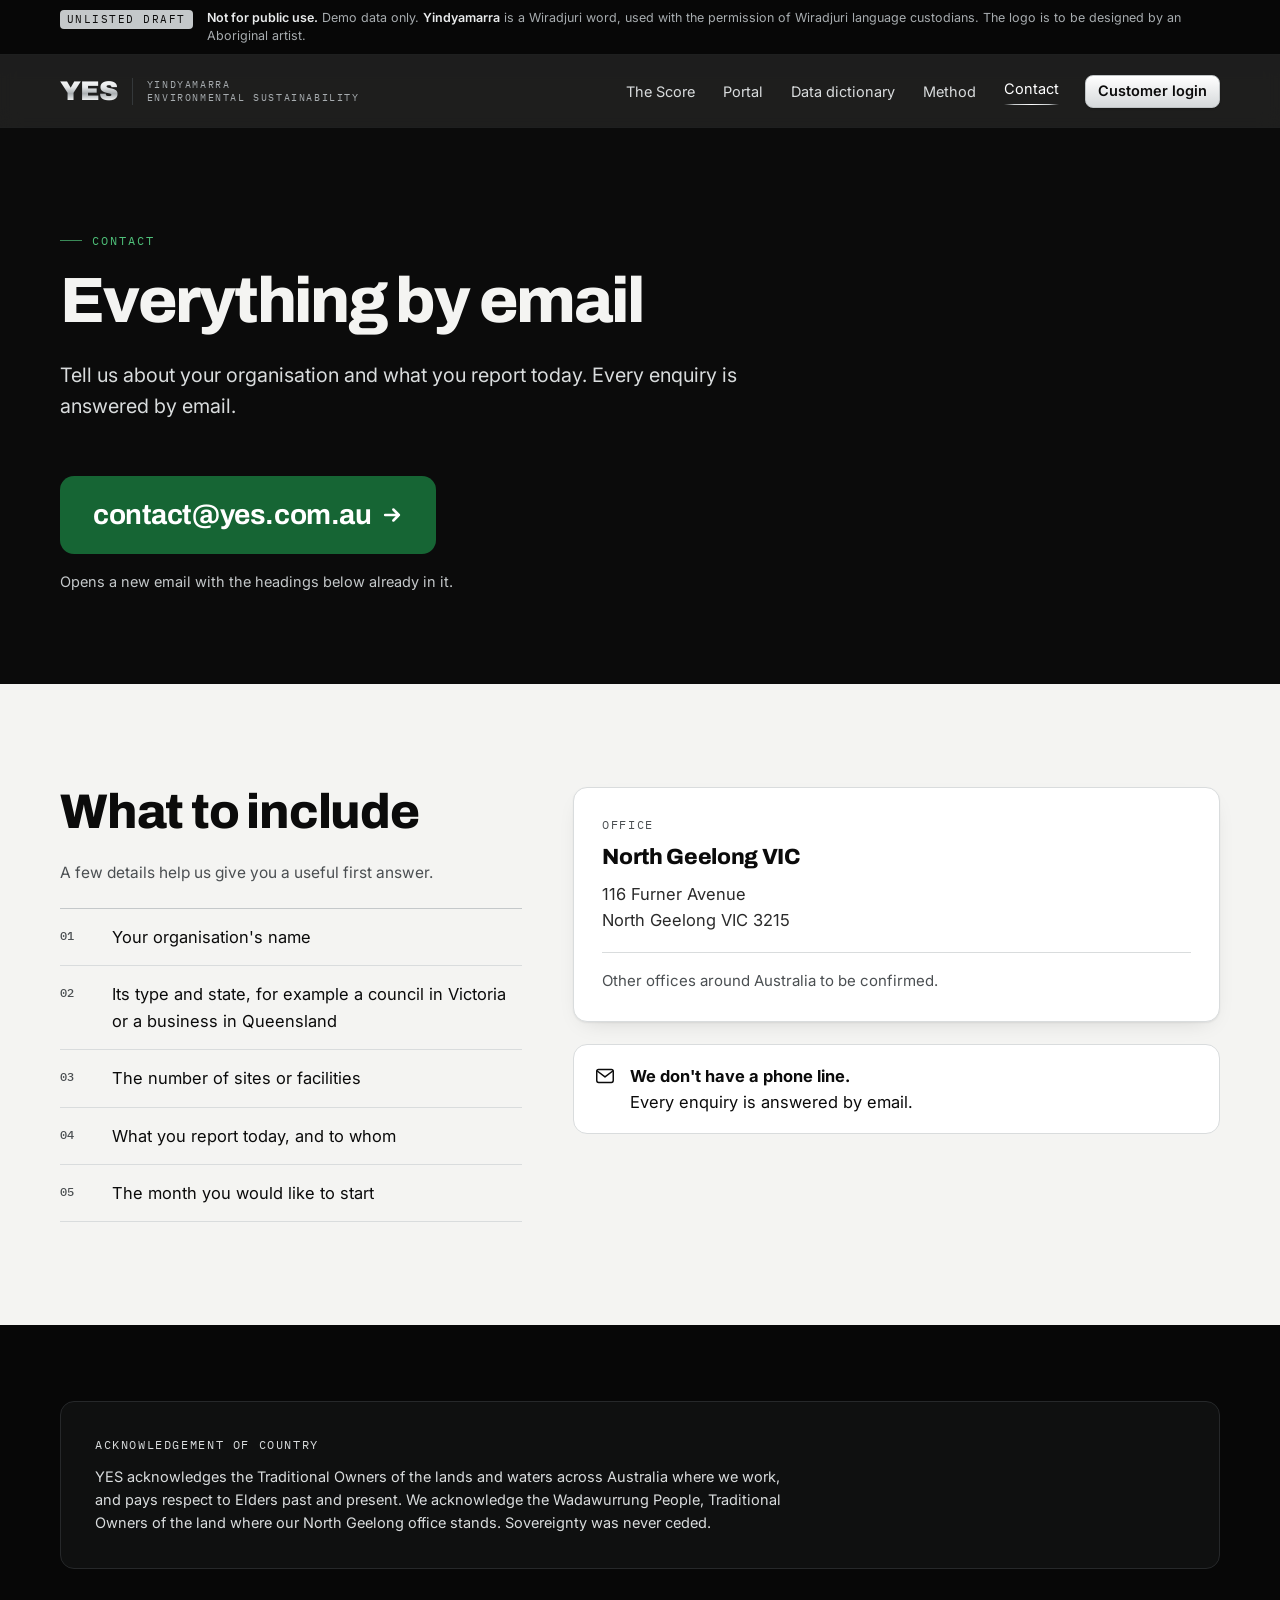
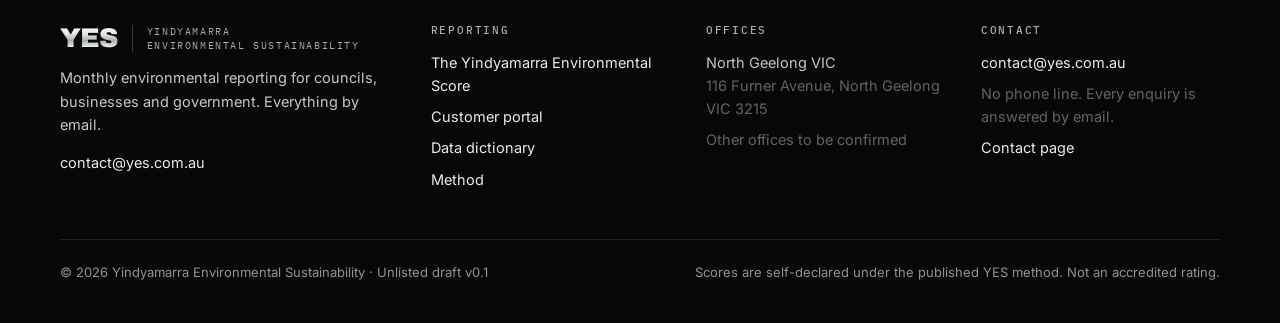
<file: contact/index.html>
<!doctype html>
<html lang="en-AU" class="no-js">
<head>
<meta charset="utf-8">
<meta name="viewport" content="width=device-width, initial-scale=1">
<title>Contact · YES</title>
<meta name="description" content="Everything by email. Offices around Australia.">
<meta name="robots" content="noindex, nofollow, noarchive">
<meta name="theme-color" content="#0B0B0B">
<link rel="icon" href="../assets/img/favicon.svg" type="image/svg+xml">
<link rel="preconnect" href="https://fonts.googleapis.com"><link rel="preconnect" href="https://fonts.gstatic.com" crossorigin>
<link href="https://fonts.googleapis.com/css2?family=Archivo:wght@500;600;700;800;900&family=Inter:wght@400;500;600;700&family=IBM+Plex+Mono:wght@400;500&display=swap" rel="stylesheet">
<link rel="stylesheet" href="../assets/css/yes.css?v=202609281217">

<script>document.documentElement.classList.remove('no-js');</script>
</head>
<body class="page-contact">
<a class="sr-only" href="#main">Skip to content</a>
<div class="draft" role="note"><div class="wrap"><span class="tag">Unlisted draft</span><span><b>Not for public use.</b> Demo data only. <b>Yindyamarra</b> is a Wiradjuri word, used with the permission of Wiradjuri language custodians. The logo is to be designed by an Aboriginal artist.</span></div></div>
<header class="hdr"><div class="wrap">
  <a class="brand" href="../" aria-label="YES home"><span class="mark silver">YES</span><span class="full">Yindyamarra<br>Environmental Sustainability</span></a>
  <button class="menu-btn" type="button" aria-expanded="false" aria-controls="nav">MENU</button>
  <nav class="nav" id="nav" aria-label="Main"><a href="../score/">The Score</a><a href="../portal/">Portal</a><a href="../data-dictionary/">Data dictionary</a><a href="../method/">Method</a><a href="../contact/" aria-current="page">Contact</a><a class="btn btn-silver btn-sm" href="../portal/">Customer login</a></nav>
</div></header>
<main id="main">
<link rel="stylesheet" href="../assets/css/pages.css?v=1">

<section class="hero hero-sub contact-hero">
  <div class="wrap">
    <p class="eyebrow">Contact</p>
    <h1>Everything by email</h1>
    <p class="lead">Tell us about your organisation and what you report today. Every enquiry is answered by email.</p>
    <a class="btn btn-primary btn-mail" href="mailto:contact@yes.com.au?subject=YES%20enquiry&amp;body=Organisation%20name%3A%0D%0AType%20and%20state%3A%0D%0ANumber%20of%20sites%20or%20facilities%3A%0D%0AWhat%20we%20report%20today%2C%20and%20to%20whom%3A%0D%0AThe%20month%20we%20would%20like%20to%20start%3A%0D%0A">contact@yes.com.au <svg viewBox="0 0 16 16" fill="none" stroke="currentColor" stroke-width="1.8" stroke-linecap="round" stroke-linejoin="round" aria-hidden="true"><path d="M3 8h10M9 4l4 4-4 4"/></svg></a>
    <p class="hint">Opens a new email with the headings below already in it.</p>
  </div>
</section>

<section class="sec">
  <div class="wrap">
    <div class="split">
      <div>
        <h2>What to include</h2>
        <p class="lede-sm mt-2">A few details help us give you a useful first answer.</p>
        <ol class="inc">
          <li>Your organisation's name</li>
          <li>Its type and state, for example a council in Victoria or a business in Queensland</li>
          <li>The number of sites or facilities</li>
          <li>What you report today, and to whom</li>
          <li>The month you would like to start</li>
        </ol>
      </div>
      <div>
        <div class="card office">
          <p class="kicker">Office</p>
          <h3>North Geelong VIC</h3>
          <address>116 Furner Avenue<br>North Geelong VIC 3215</address>
          <p class="more">Other offices around Australia to be confirmed.</p>
        </div>
        <div class="nophone">
          <svg viewBox="0 0 24 24" fill="none" stroke="currentColor" stroke-width="1.6" stroke-linecap="round" stroke-linejoin="round" aria-hidden="true"><rect x="3" y="5" width="18" height="14" rx="2"/><path d="m3.5 6.5 8.5 6.5 8.5-6.5"/></svg>
          <p><b>We don't have a phone line.</b> Every enquiry is answered by email.</p>
        </div>
      </div>
    </div>
  </div>
</section>

</main>
<footer class="ftr"><div class="wrap">
  <div class="ack"><p class="kicker" style="margin-bottom:10px">Acknowledgement of Country</p><p style="margin:0">YES acknowledges the Traditional Owners of the lands and waters across Australia where we work, and pays respect to Elders past and present. We acknowledge the Wadawurrung People, Traditional Owners of the land where our North Geelong office stands. Sovereignty was never ceded.</p></div>
  <div class="ftr-grid mt-4">
    <div><div class="brand" style="margin-bottom:14px"><span class="mark silver">YES</span><span class="full">Yindyamarra<br>Environmental Sustainability</span></div><p style="max-width:40ch">Monthly environmental reporting for councils, businesses and government. Everything by email.</p><p><a href="mailto:contact@yes.com.au">contact@yes.com.au</a></p></div>
    <div><h2 class="fh">Reporting</h2><ul><li><a href="../score/">The Yindyamarra Environmental Score</a></li><li><a href="../portal/">Customer portal</a></li><li><a href="../data-dictionary/">Data dictionary</a></li><li><a href="../method/">Method</a></li></ul></div>
    <div><h2 class="fh">Offices</h2><ul><li>North Geelong VIC<br><span class="muted">116 Furner Avenue, North Geelong VIC 3215</span></li><li><span class="muted">Other offices to be confirmed</span></li></ul></div>
    <div><h2 class="fh">Contact</h2><ul><li><a href="mailto:contact@yes.com.au">contact@yes.com.au</a></li><li><span class="muted">No phone line. Every enquiry is answered by email.</span></li><li><a href="../contact/">Contact page</a></li></ul></div>
  </div>
  <div class="base"><span>© 2026 Yindyamarra Environmental Sustainability · Unlisted draft v0.1</span><span>Scores are self-declared under the published YES method. Not an accredited rating.</span></div>
</div></footer>
<script src="../assets/js/site.js?v=202609281217"></script>
</body>
</html>
</file>
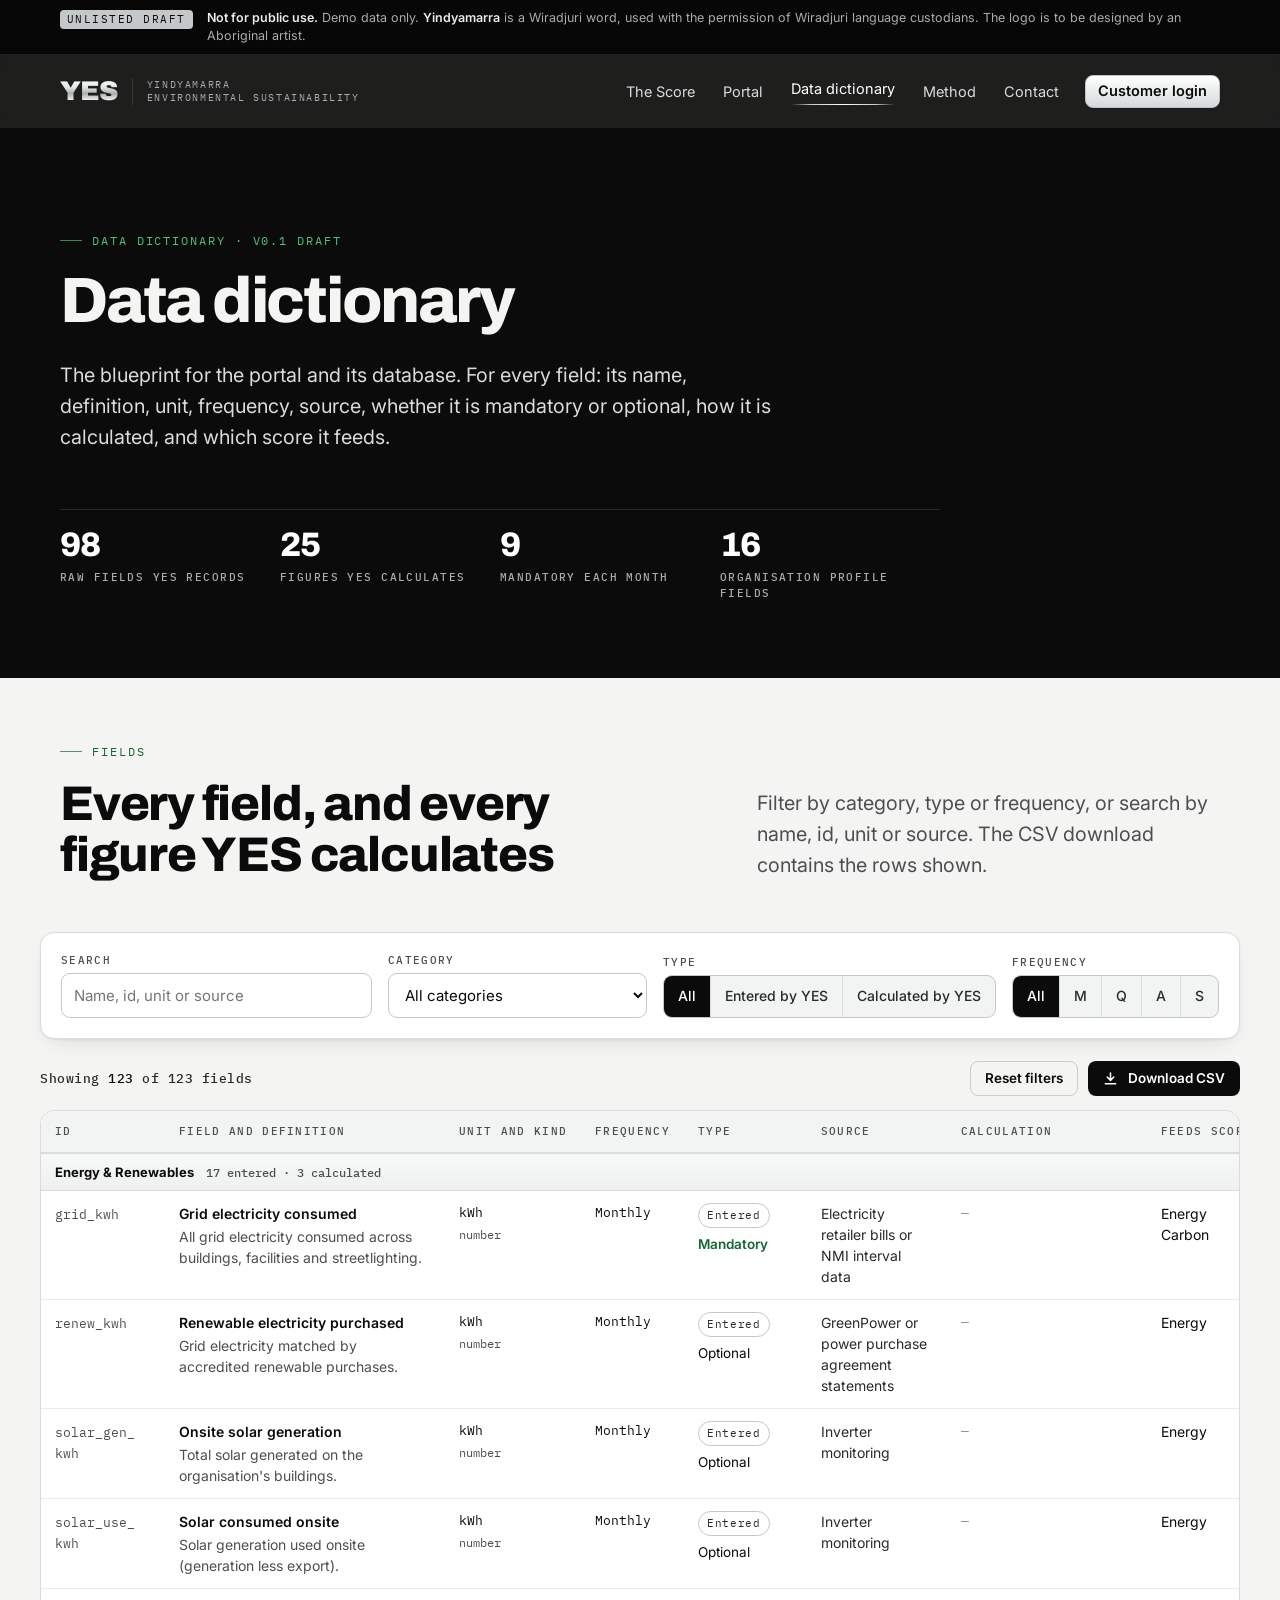
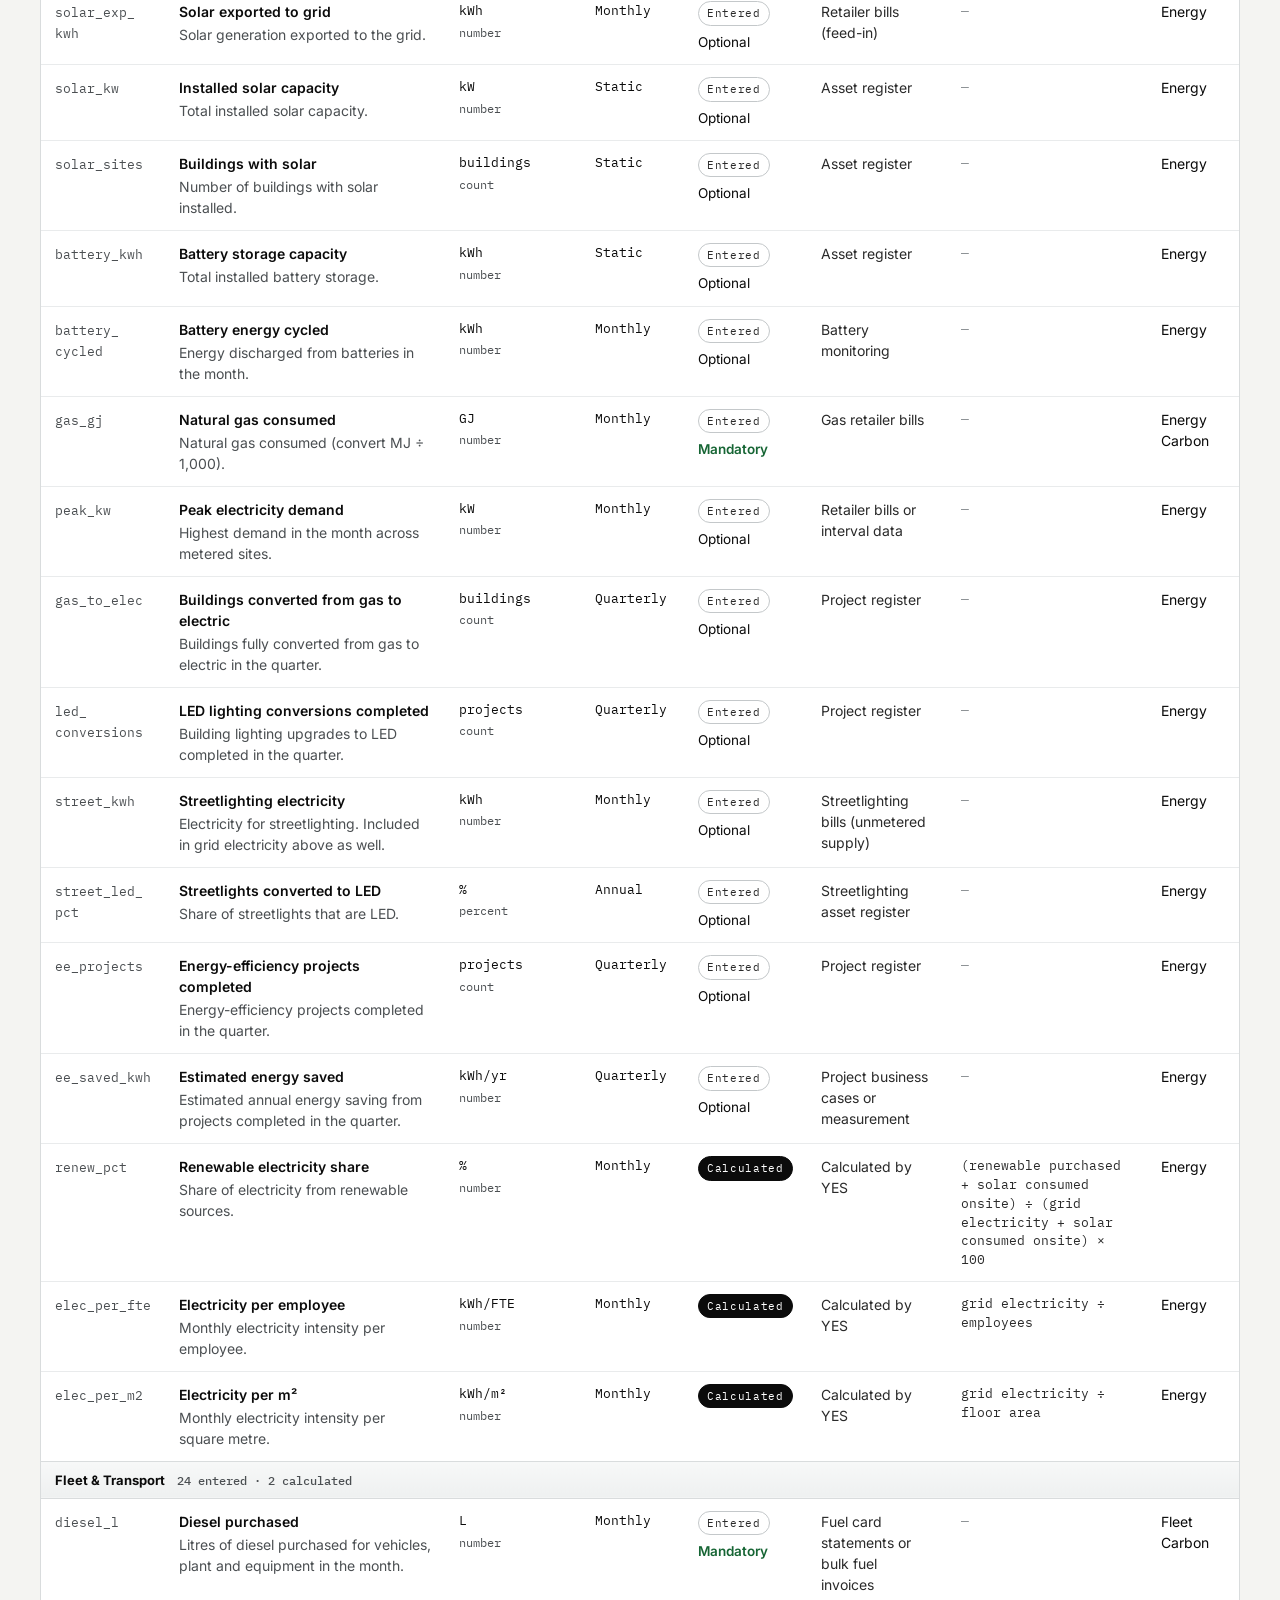
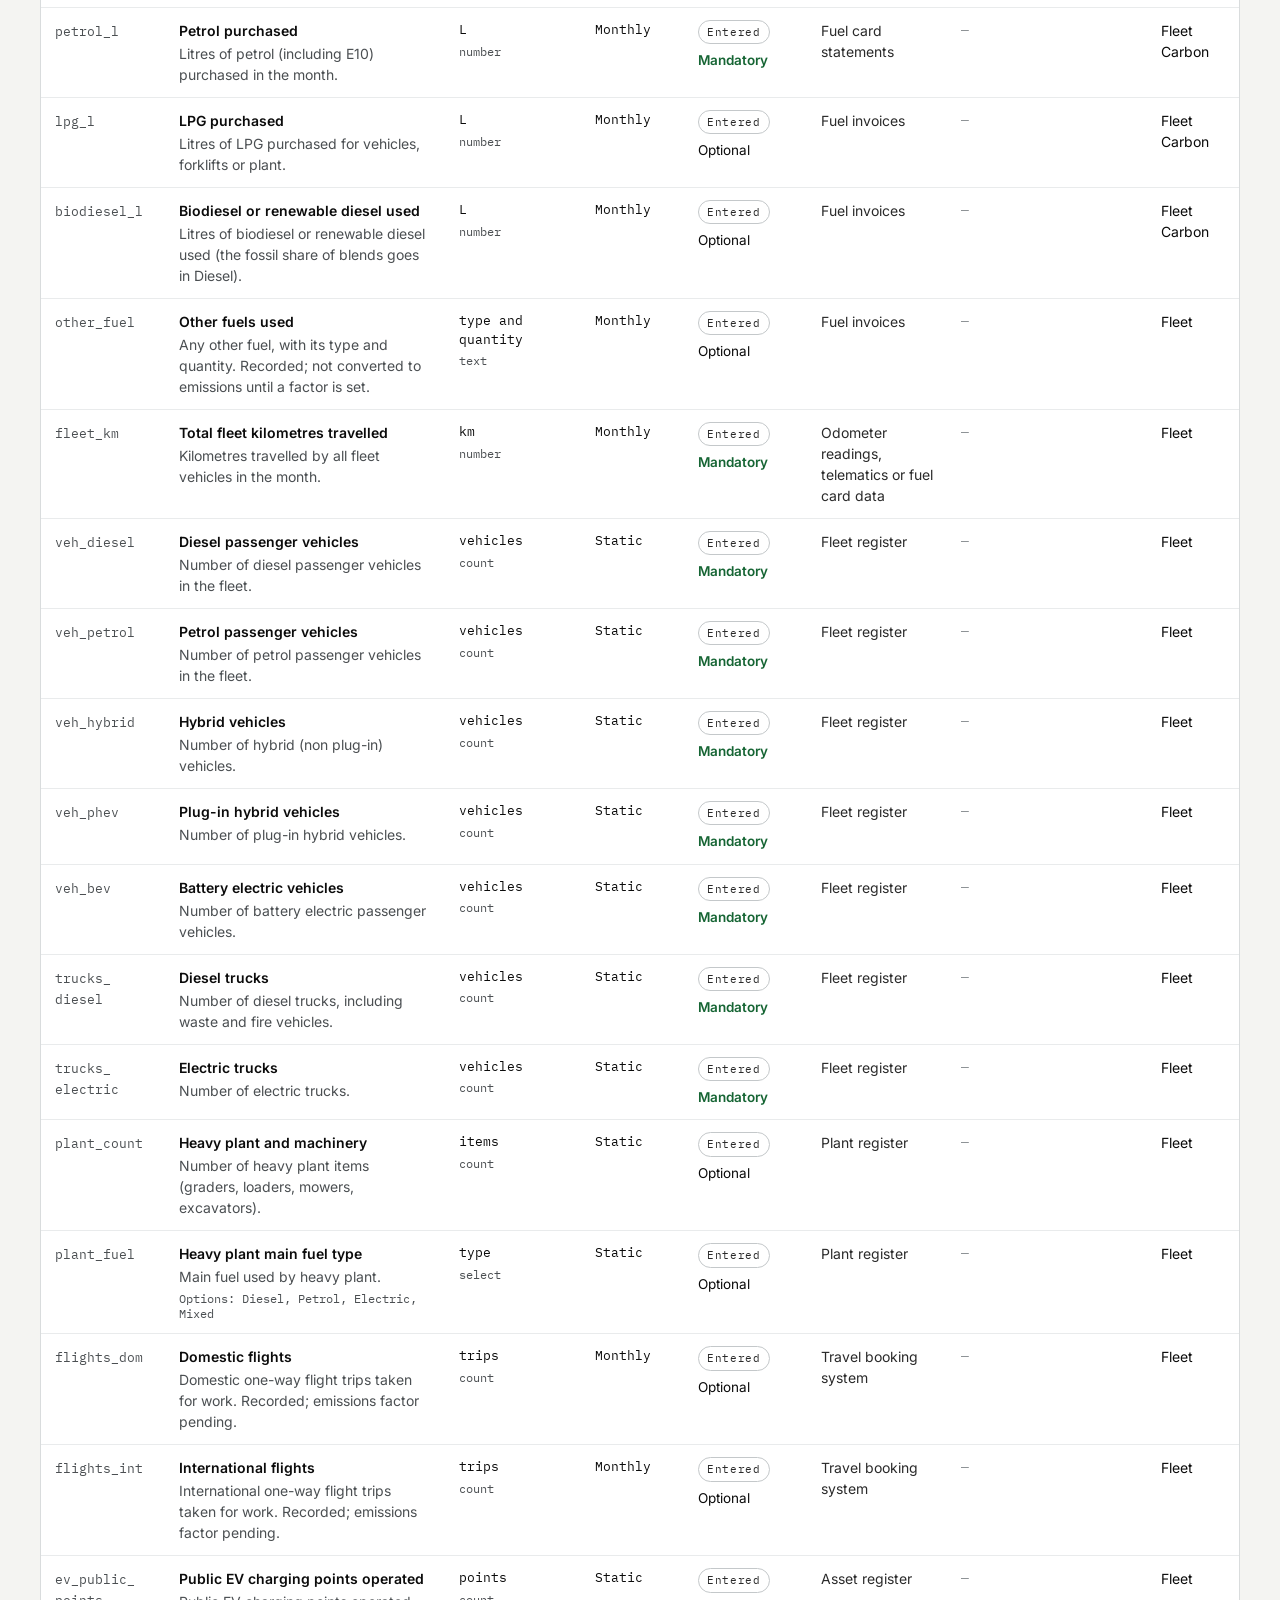
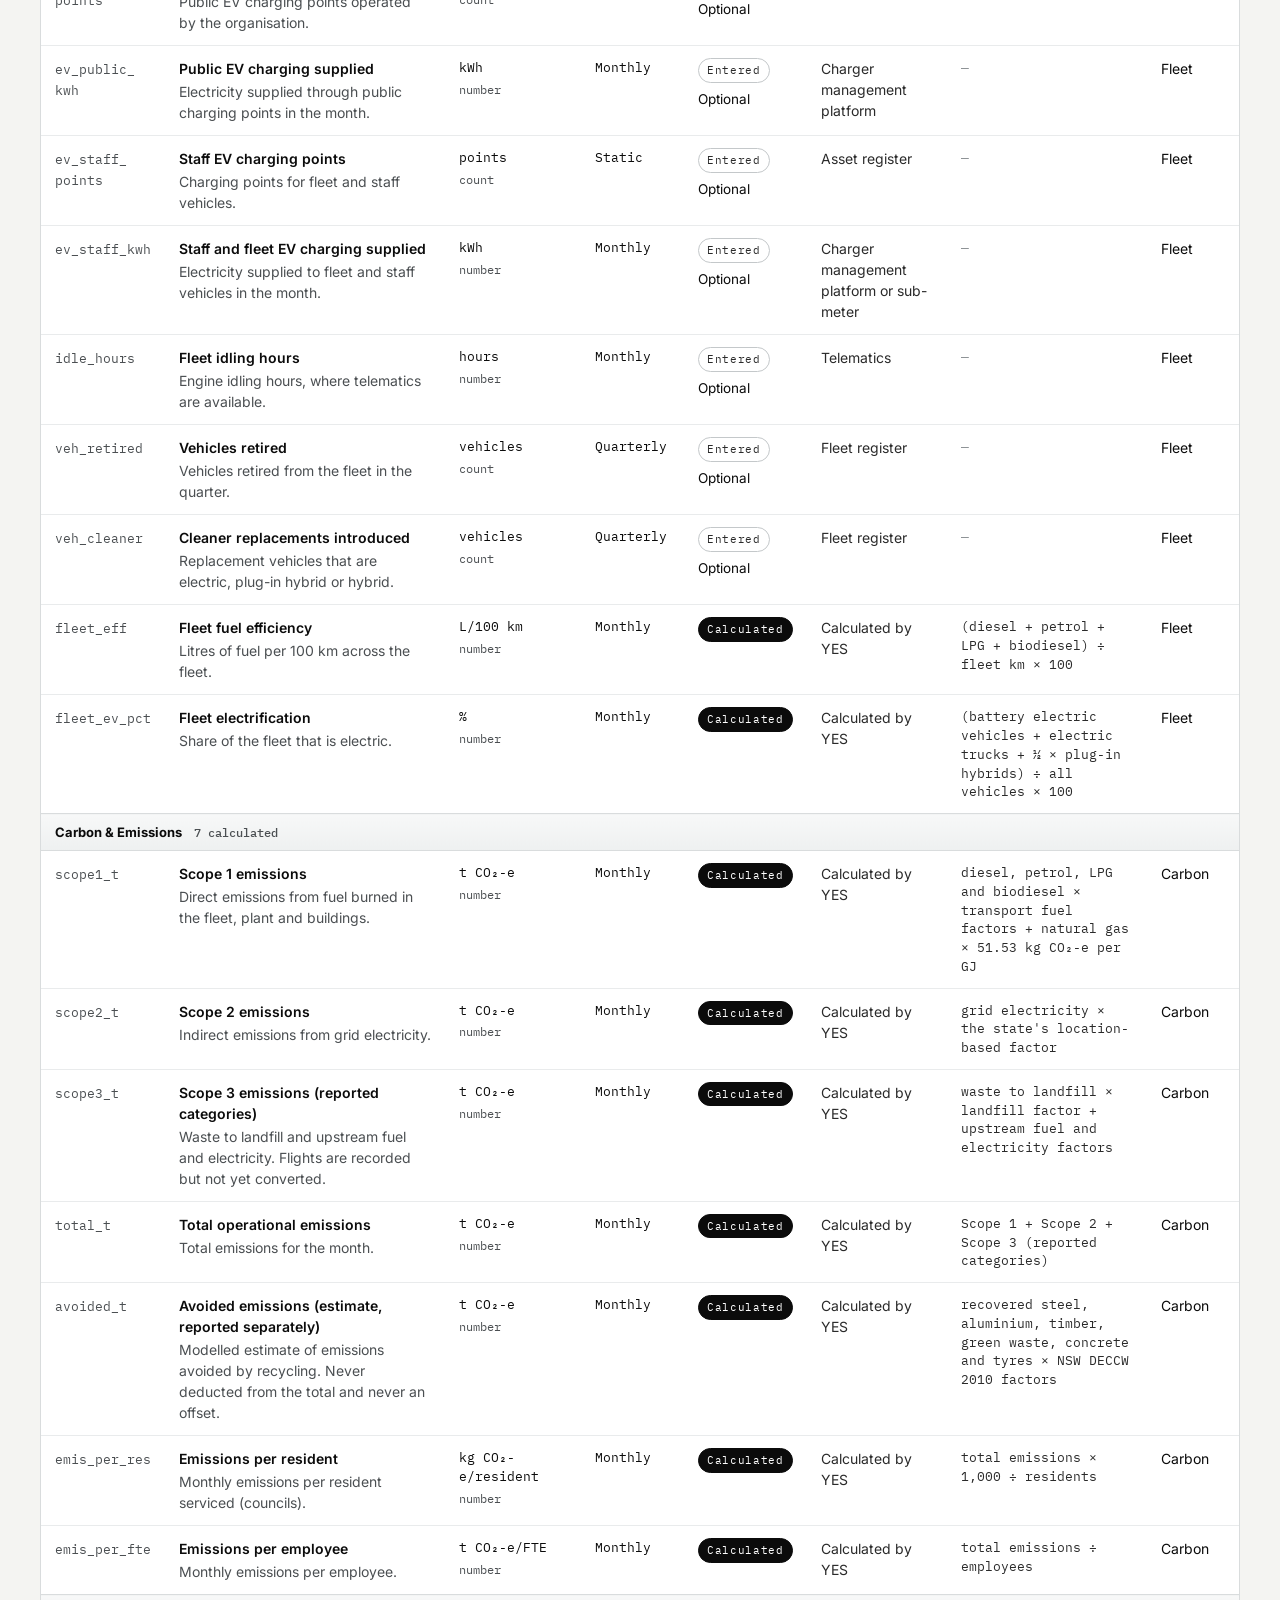
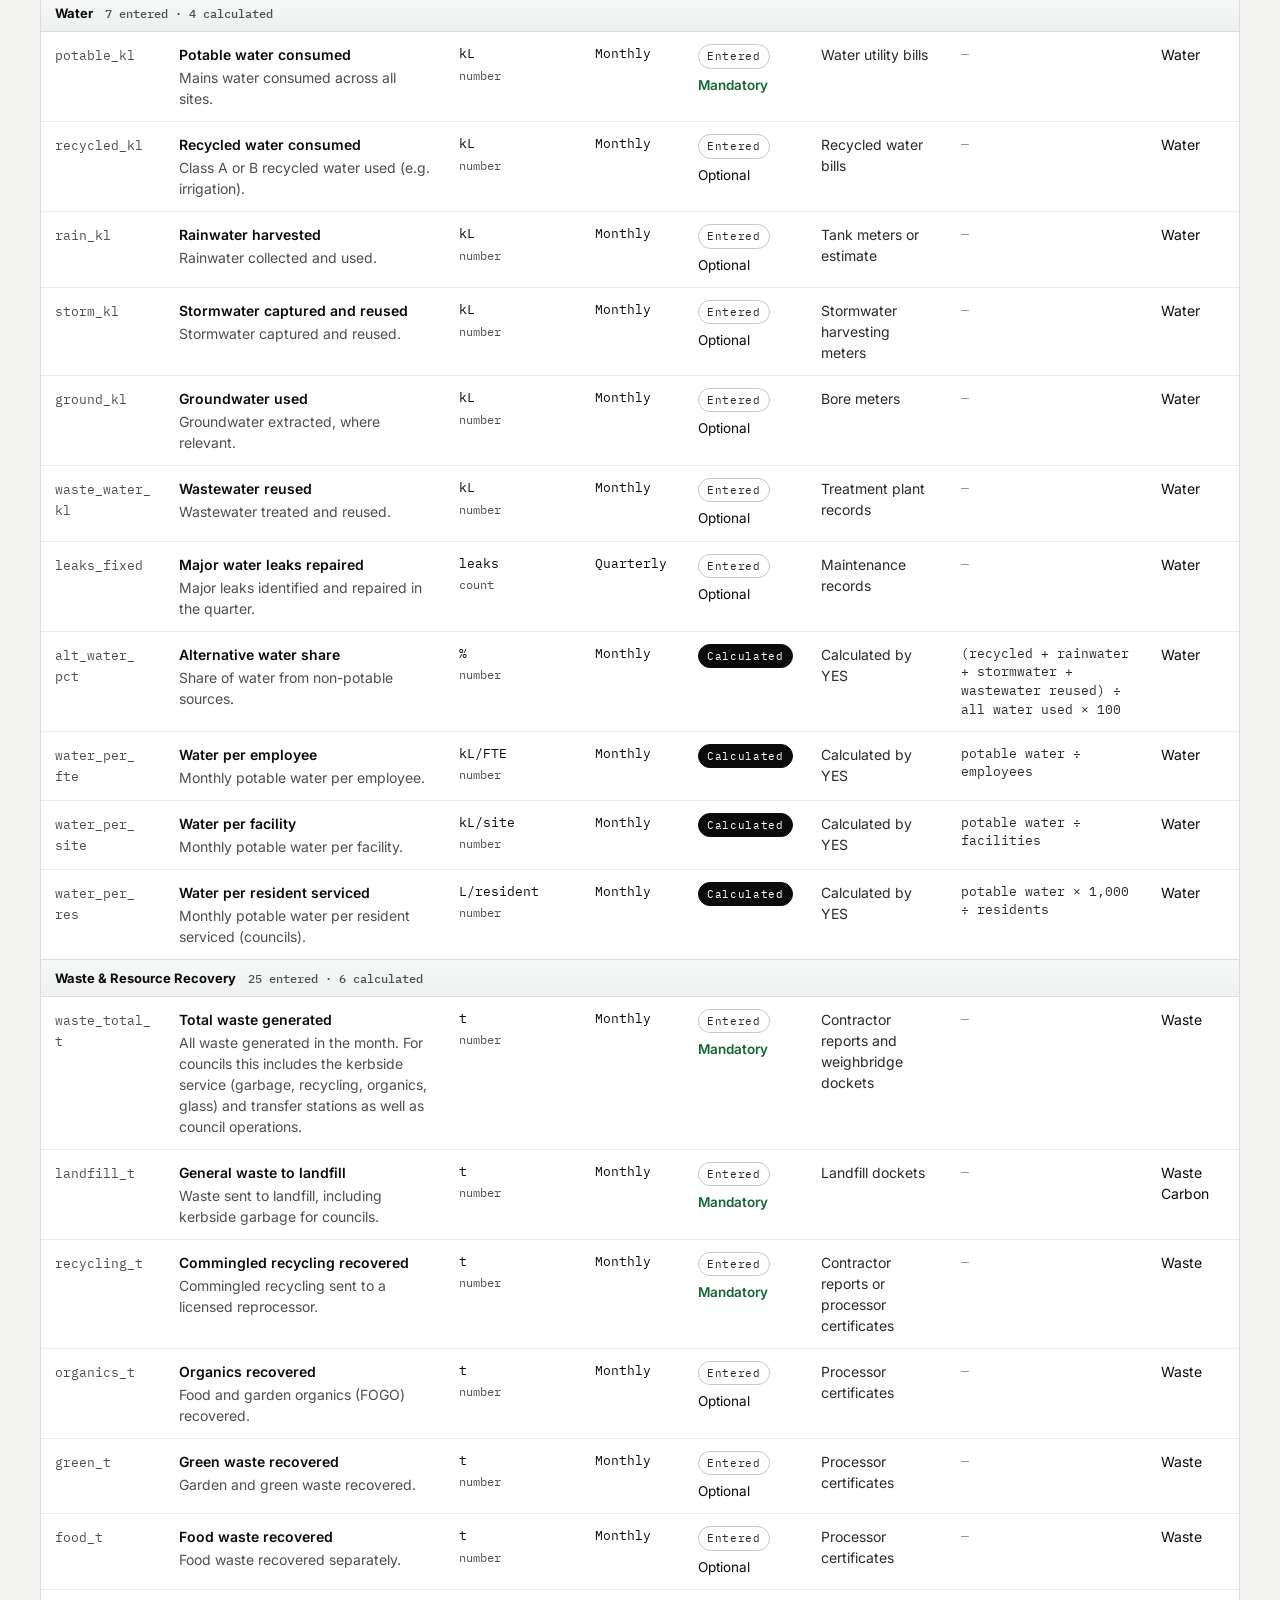
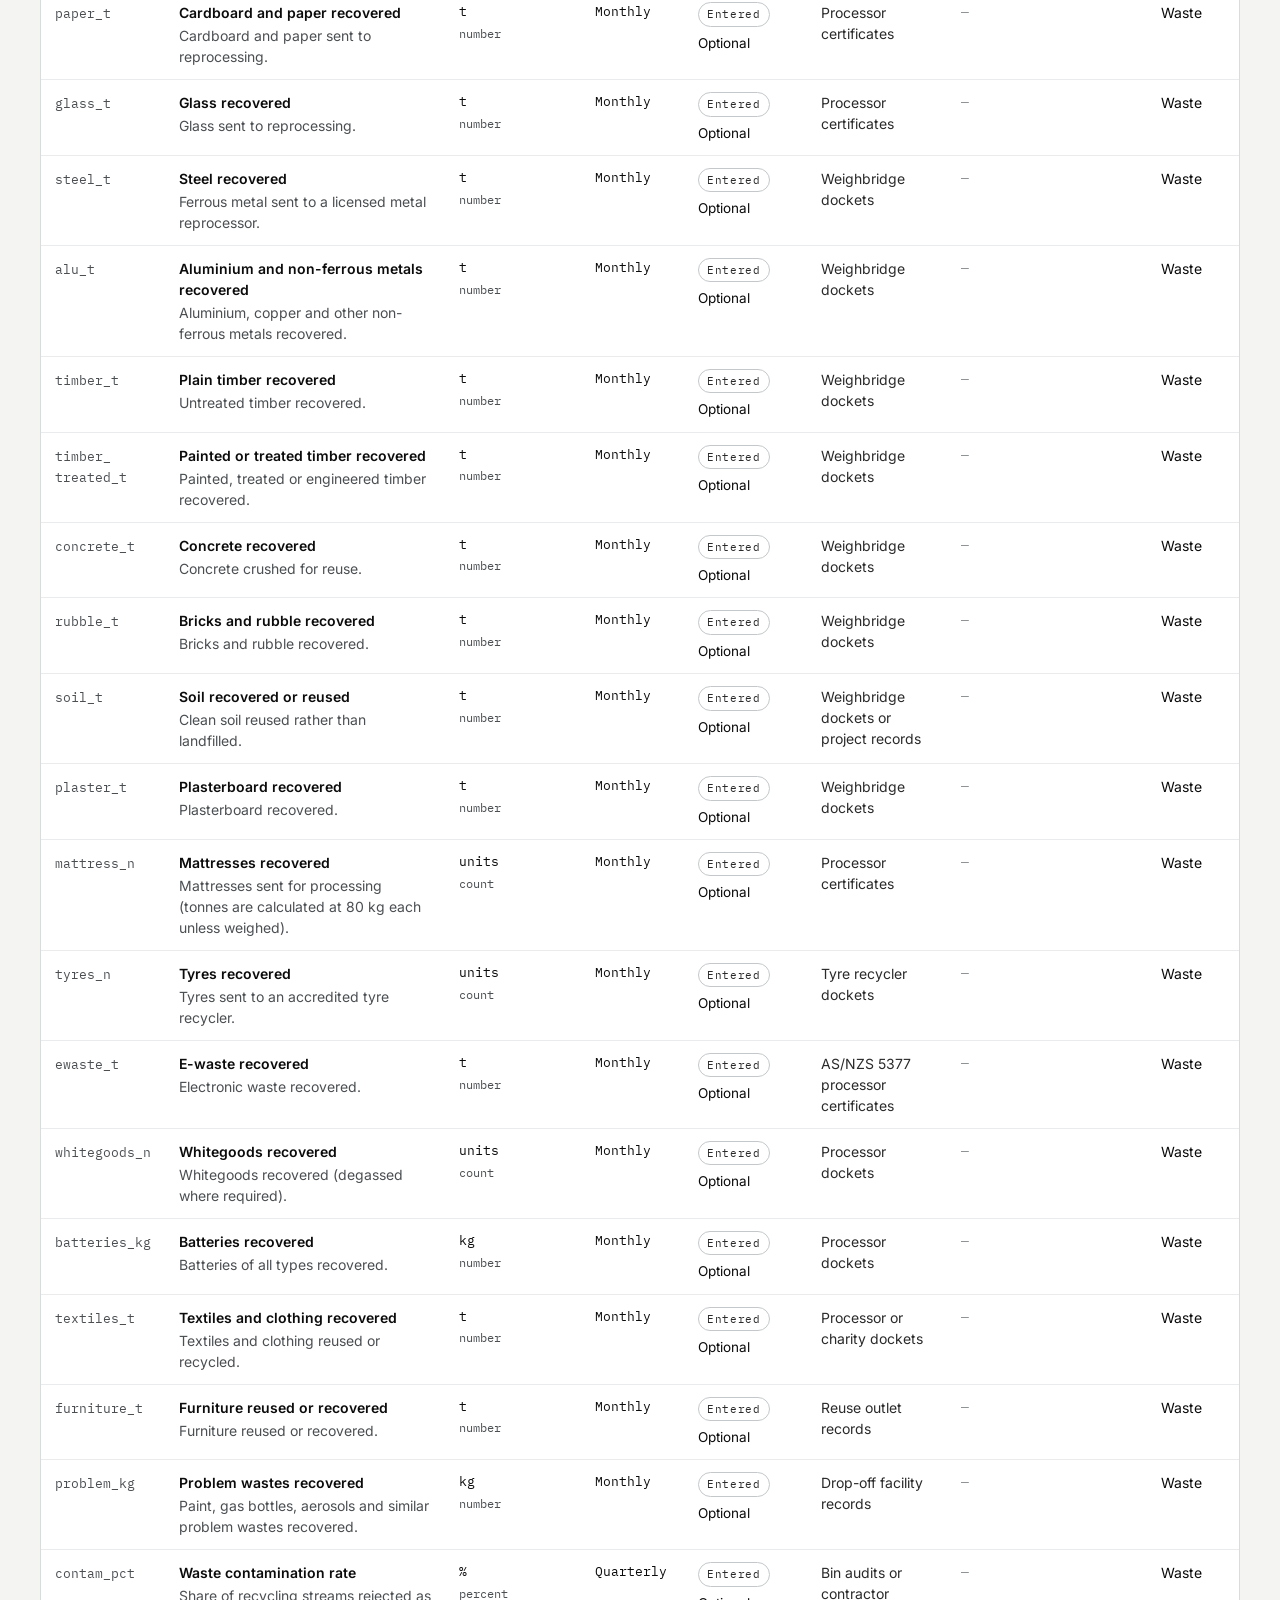
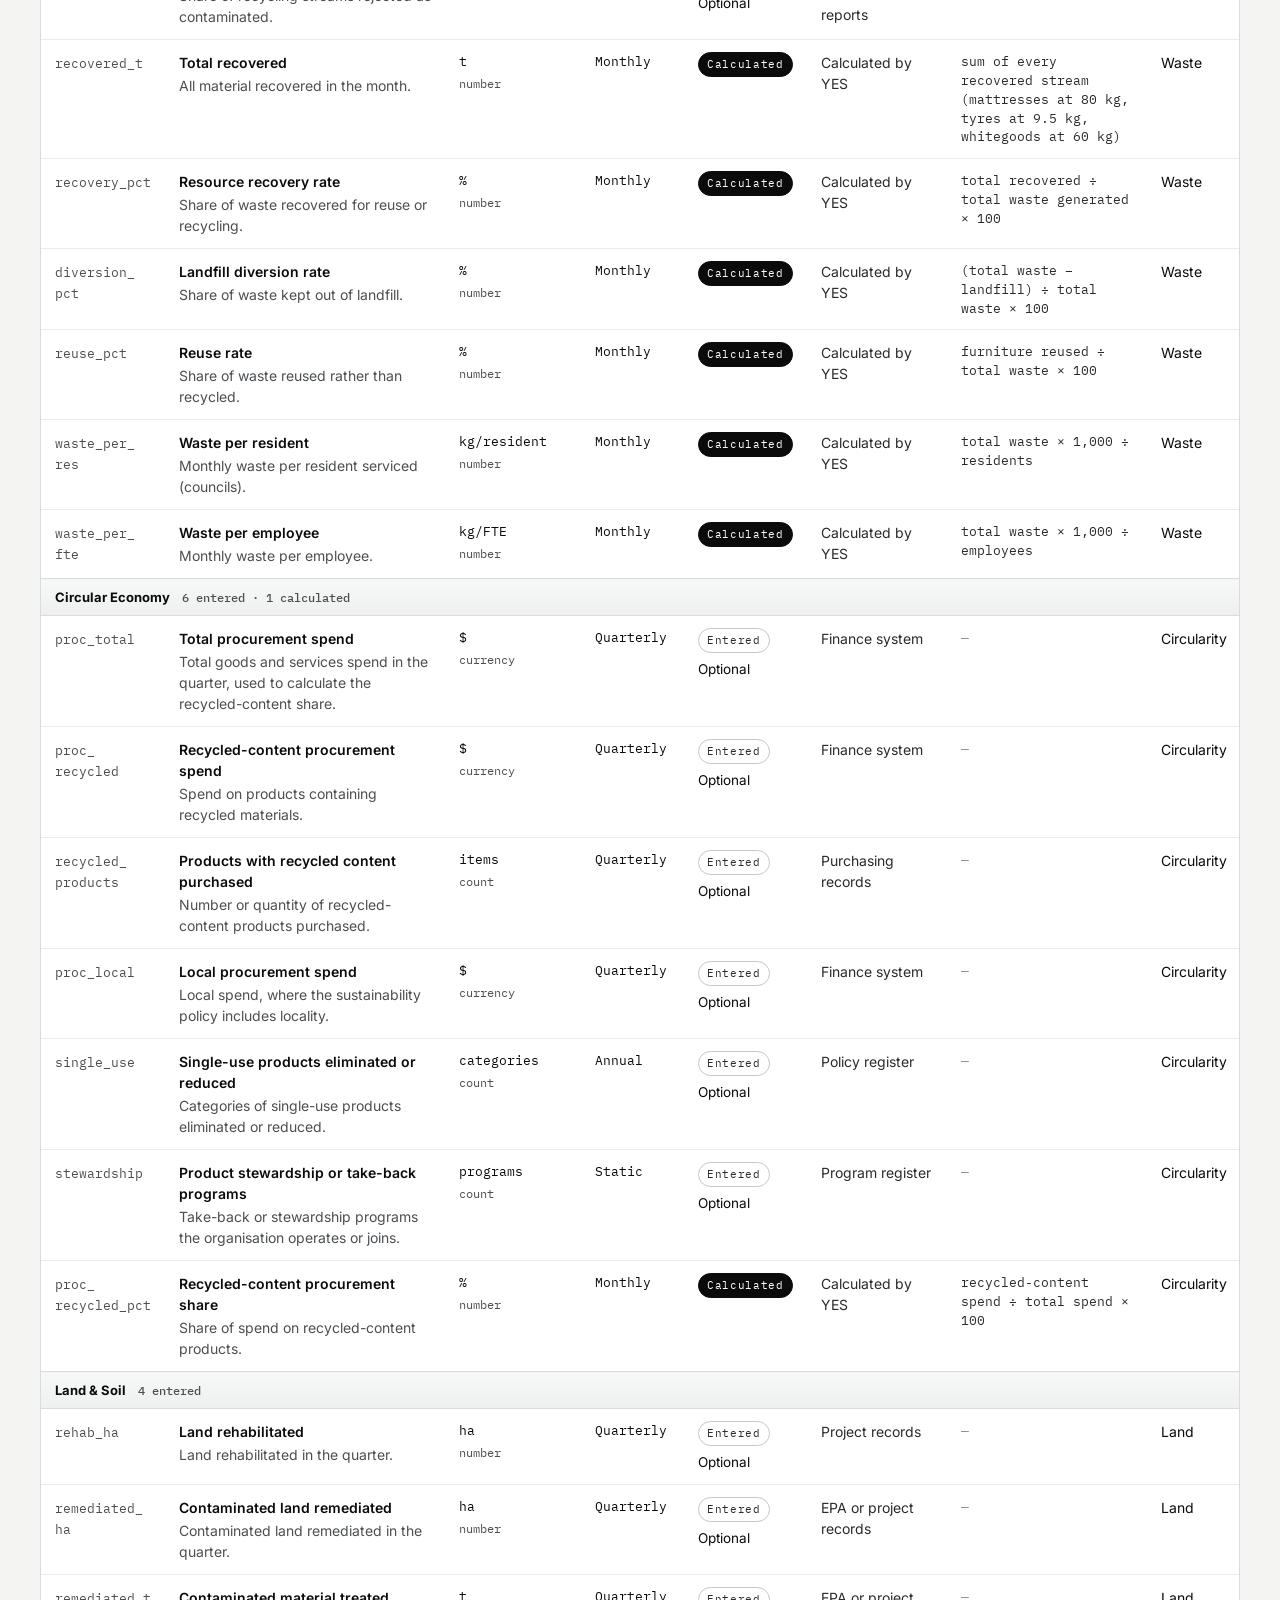
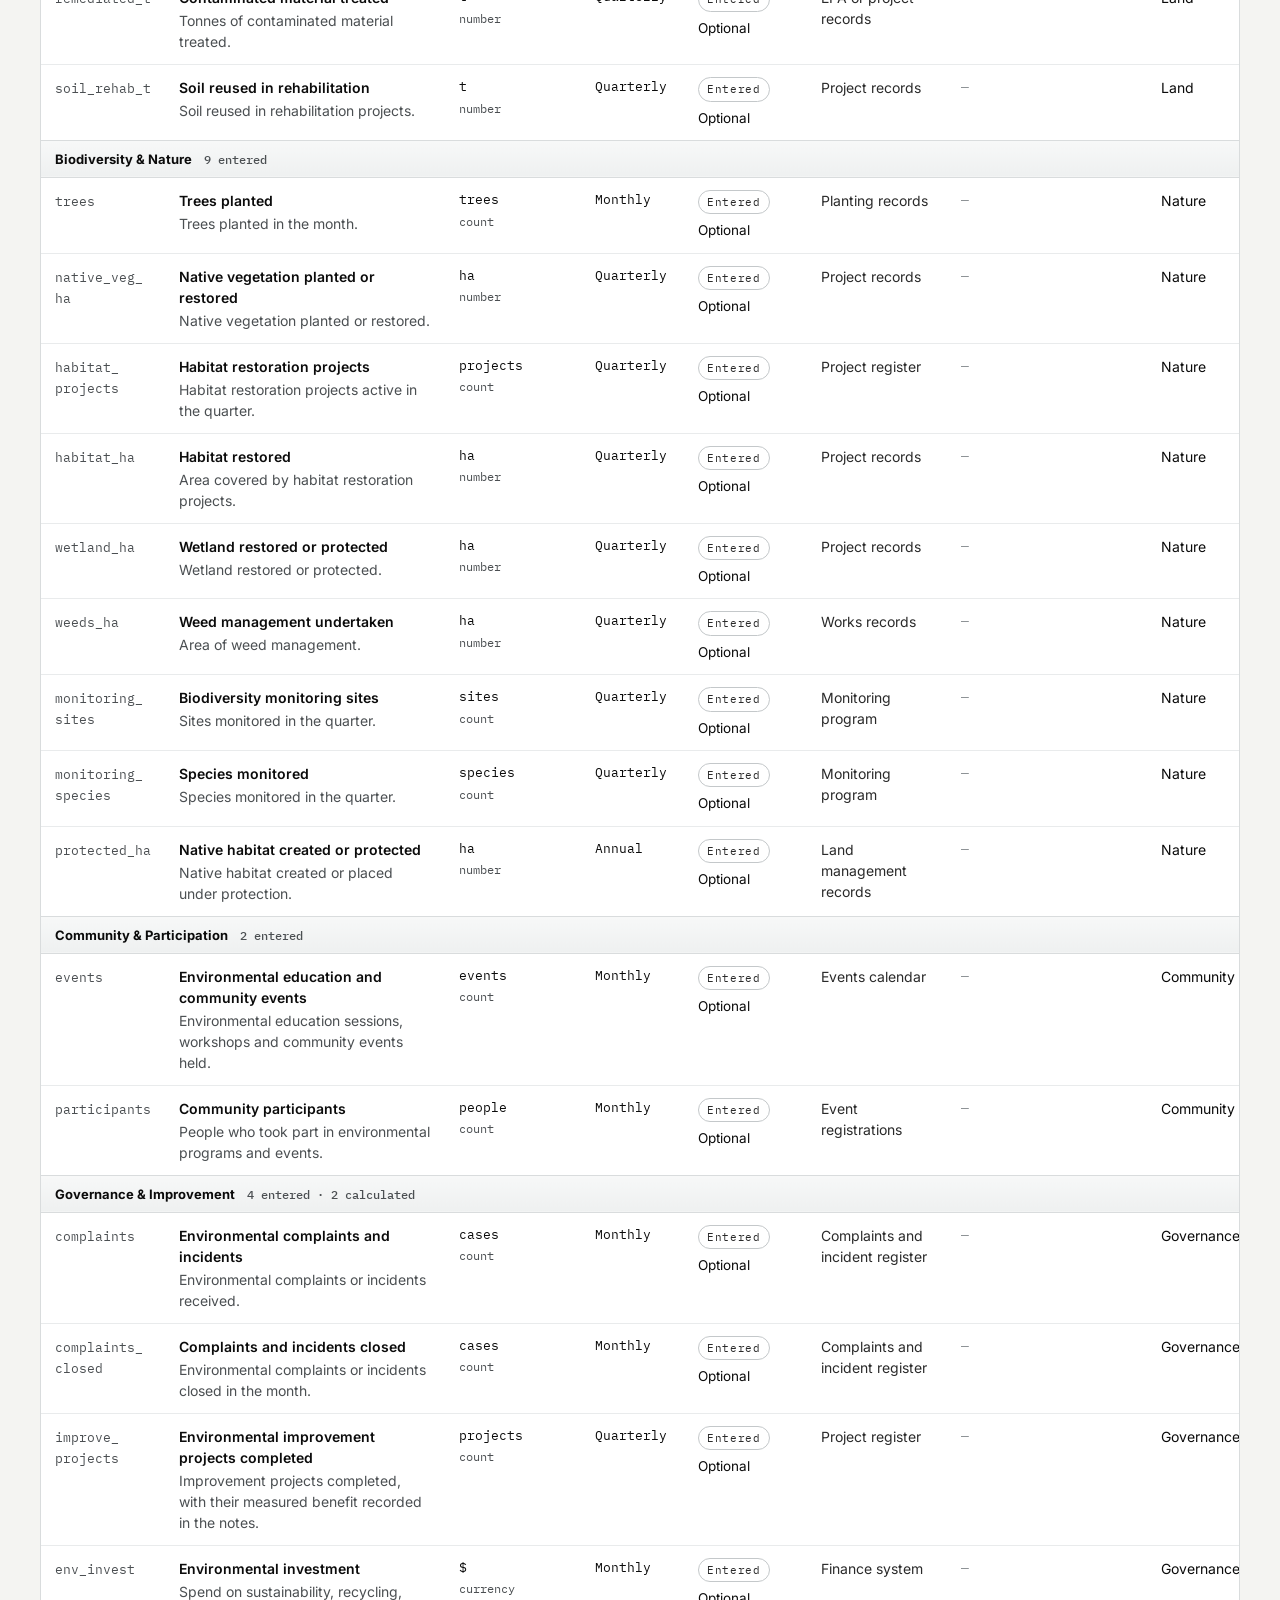
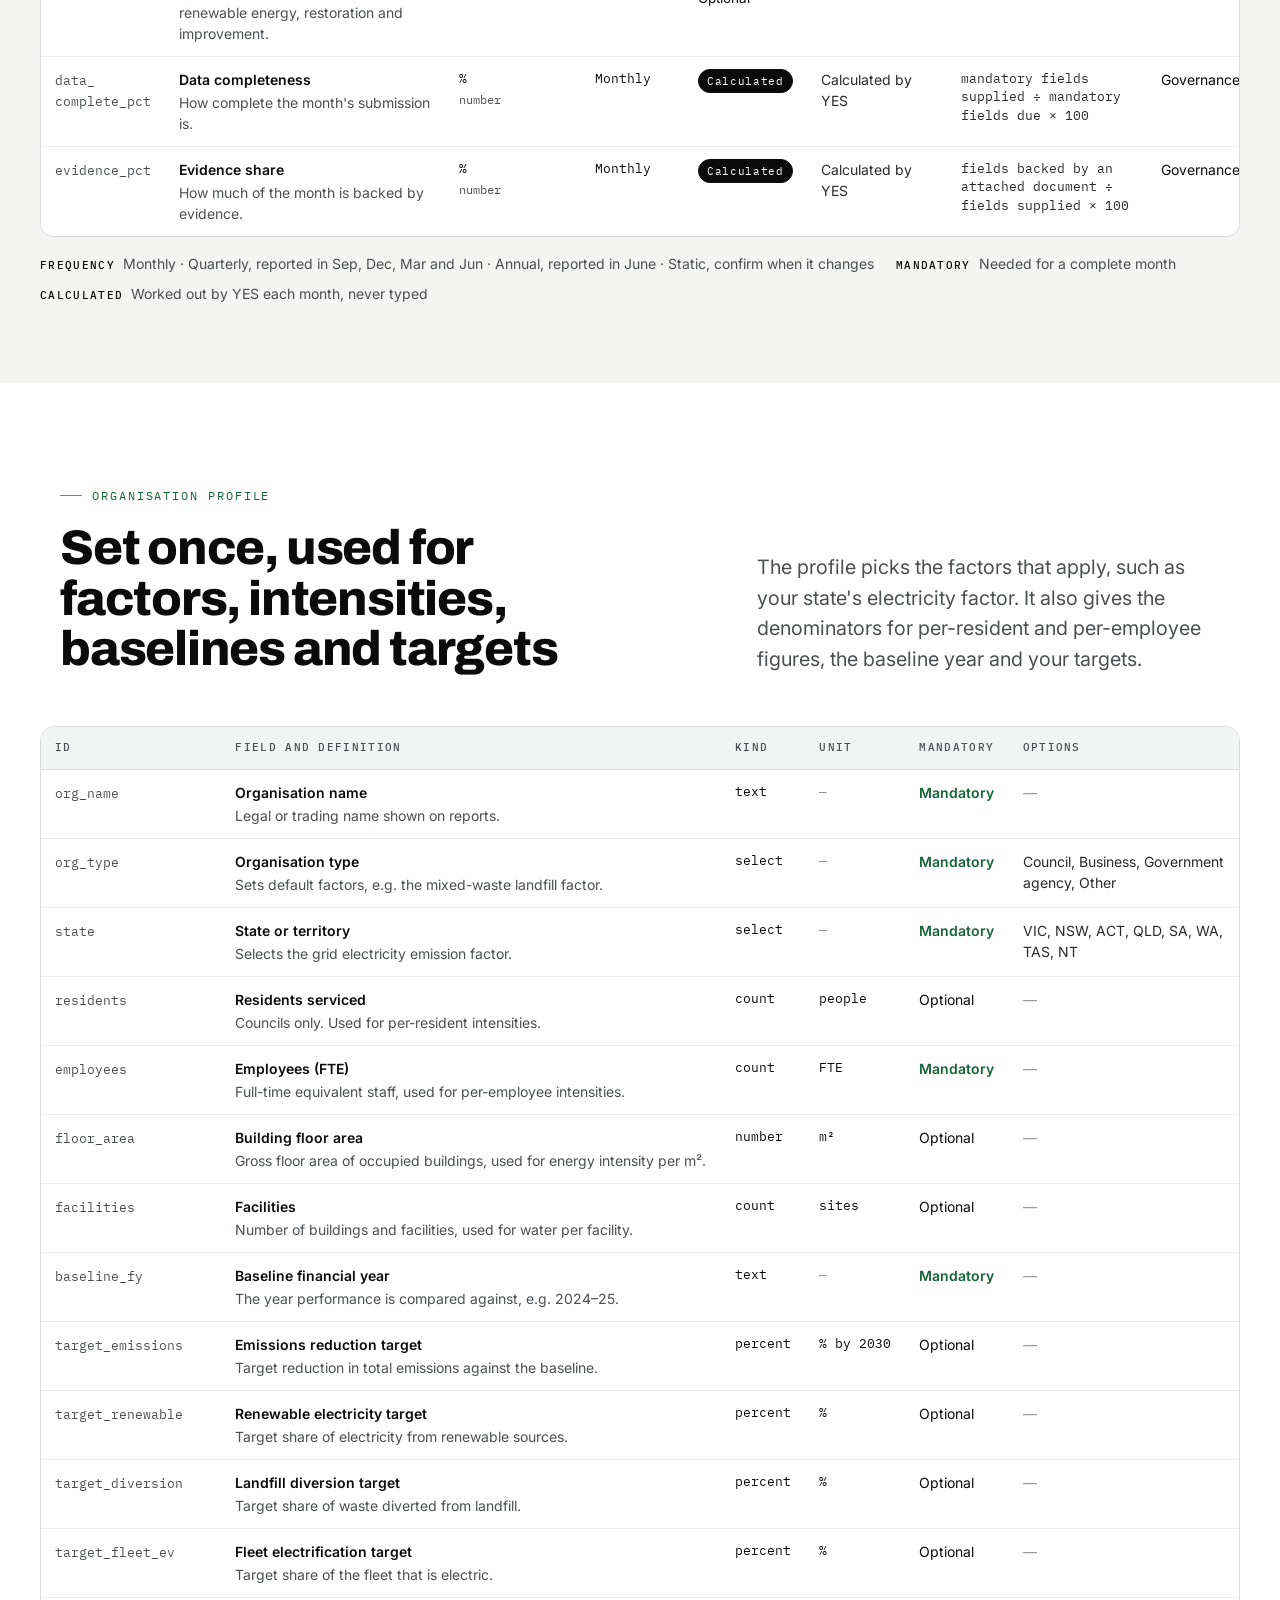
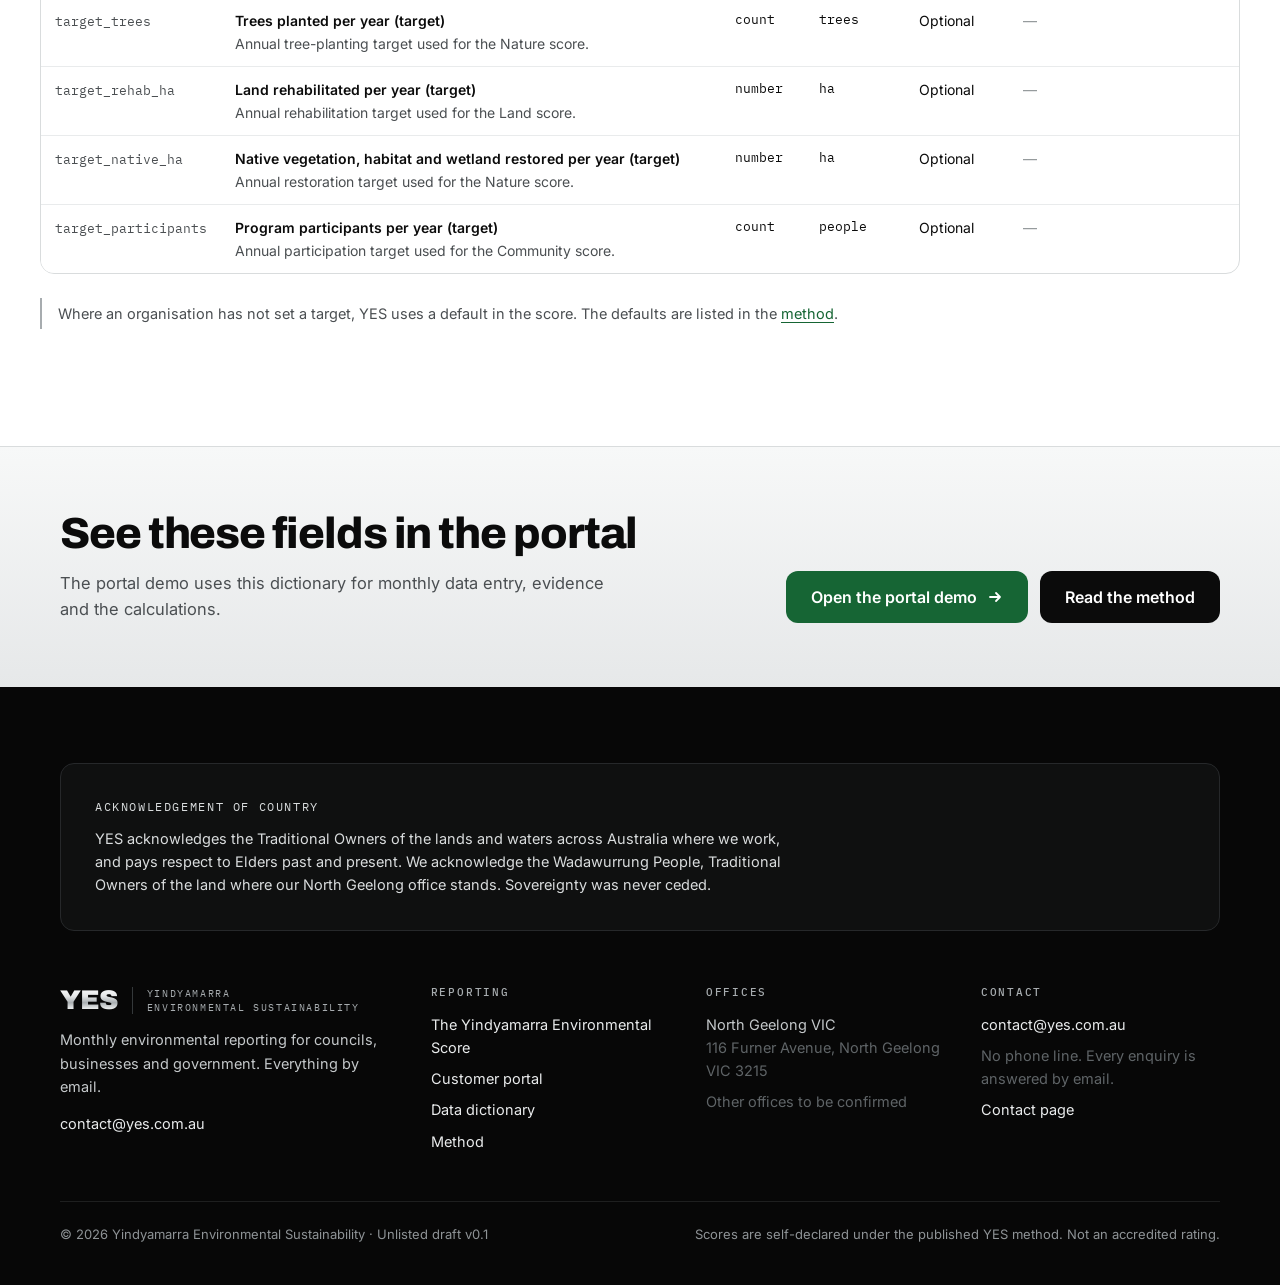
<file: data-dictionary/index.html>
<!doctype html>
<html lang="en-AU" class="no-js">
<head>
<meta charset="utf-8">
<meta name="viewport" content="width=device-width, initial-scale=1">
<title>Data dictionary · YES</title>
<meta name="description" content="Every field YES collects and every figure it calculates: definition, unit, frequency, source, mandatory status, calculation and score.">
<meta name="robots" content="noindex, nofollow, noarchive">
<meta name="theme-color" content="#0B0B0B">
<link rel="icon" href="../assets/img/favicon.svg" type="image/svg+xml">
<link rel="preconnect" href="https://fonts.googleapis.com"><link rel="preconnect" href="https://fonts.gstatic.com" crossorigin>
<link href="https://fonts.googleapis.com/css2?family=Archivo:wght@500;600;700;800;900&family=Inter:wght@400;500;600;700&family=IBM+Plex+Mono:wght@400;500&display=swap" rel="stylesheet">
<link rel="stylesheet" href="../assets/css/yes.css?v=202609281217">

<script>document.documentElement.classList.remove('no-js');</script>
</head>
<body class="page-dictionary">
<a class="sr-only" href="#main">Skip to content</a>
<div class="draft" role="note"><div class="wrap"><span class="tag">Unlisted draft</span><span><b>Not for public use.</b> Demo data only. <b>Yindyamarra</b> is a Wiradjuri word, used with the permission of Wiradjuri language custodians. The logo is to be designed by an Aboriginal artist.</span></div></div>
<header class="hdr"><div class="wrap">
  <a class="brand" href="../" aria-label="YES home"><span class="mark silver">YES</span><span class="full">Yindyamarra<br>Environmental Sustainability</span></a>
  <button class="menu-btn" type="button" aria-expanded="false" aria-controls="nav">MENU</button>
  <nav class="nav" id="nav" aria-label="Main"><a href="../score/">The Score</a><a href="../portal/">Portal</a><a href="../data-dictionary/" aria-current="page">Data dictionary</a><a href="../method/">Method</a><a href="../contact/">Contact</a><a class="btn btn-silver btn-sm" href="../portal/">Customer login</a></nav>
</div></header>
<main id="main">
<link rel="stylesheet" href="../assets/css/pages.css?v=1">

<section class="hero hero-sub">
  <div class="wrap">
    <p class="eyebrow">Data dictionary · v0.1 draft</p>
    <h1>Data dictionary</h1>
    <p class="lead">The blueprint for the portal and its database. For every field: its name, definition, unit, frequency, source, whether it is mandatory or optional, how it is calculated, and which score it feeds.</p>
    <dl class="dd-stats">
      <div><dt>Raw fields YES records</dt><dd data-n="inputs">98</dd></div>
      <div><dt>Figures YES calculates</dt><dd data-n="calcs">25</dd></div>
      <div><dt>Mandatory each month</dt><dd data-n="req-m">9</dd></div>
      <div><dt>Organisation profile fields</dt><dd data-n="profile">16</dd></div>
    </dl>
  </div>
</section>

<!-- Fields: rendered live from YESD.FIELDS, with filters, search and CSV download -->
<section class="sec tight" id="fields">
  <div class="wrap">
    <div class="sec-head">
      <div><p class="eyebrow">Fields</p><h2>Every field, and every figure YES calculates</h2></div>
      <p class="lead">Filter by category, type or frequency, or search by name, id, unit or source. The CSV download contains the rows shown.</p>
    </div>
  </div>
  <div class="wrap xw">
    <form class="dd-tools" role="search" aria-label="Filter the data dictionary" onsubmit="return false">
      <div class="field"><label for="dd-q">Search</label><input type="search" id="dd-q" placeholder="Name, id, unit or source" autocomplete="off" spellcheck="false"></div>
      <div class="field"><label for="dd-cat">Category</label><select id="dd-cat"><option value="">All categories</option></select></div>
      <fieldset class="seg"><legend>Type</legend><div class="seg-in">
        <label><input type="radio" name="dd-type" value="" checked><span>All</span></label>
        <label><input type="radio" name="dd-type" value="input"><span>Entered by YES</span></label>
        <label><input type="radio" name="dd-type" value="calc"><span>Calculated by YES</span></label>
      </div></fieldset>
      <fieldset class="seg"><legend>Frequency</legend><div class="seg-in">
        <label><input type="radio" name="dd-freq" value="" checked><span>All</span></label>
        <label title="Monthly"><input type="radio" name="dd-freq" value="M"><span><span aria-hidden="true">M</span><span class="sr-only">Monthly</span></span></label>
        <label title="Quarterly"><input type="radio" name="dd-freq" value="Q"><span><span aria-hidden="true">Q</span><span class="sr-only">Quarterly</span></span></label>
        <label title="Annual"><input type="radio" name="dd-freq" value="A"><span><span aria-hidden="true">A</span><span class="sr-only">Annual</span></span></label>
        <label title="Static"><input type="radio" name="dd-freq" value="S"><span><span aria-hidden="true">S</span><span class="sr-only">Static</span></span></label>
      </div></fieldset>
    </form>
    <div class="dd-bar">
      <p class="dd-count" id="dd-count" aria-live="polite">Showing all fields</p>
      <div class="btn-row">
        <button type="button" class="btn btn-ghost btn-sm" id="dd-reset">Reset filters</button>
        <button type="button" class="btn btn-ink btn-sm" id="dd-csv"><svg viewBox="0 0 16 16" fill="none" stroke="currentColor" stroke-width="1.6" stroke-linecap="round" stroke-linejoin="round" aria-hidden="true"><path d="M8 2v8M4.5 6.5 8 10l3.5-3.5M2.5 13.5h11"/></svg><span id="dd-csv-l">Download CSV</span></button>
      </div>
    </div>
    <div class="tbl-wrap dd-wrap" tabindex="0" role="region" aria-label="Data dictionary table, scrolls sideways on small screens">
      <table class="tbl dd-tbl" id="dd-tbl">
        <caption class="sr-only">YES data dictionary: the raw fields YES enters and the figures YES calculates, grouped by category</caption>
        <colgroup><col class="k1"><col class="k2"><col class="k3"><col class="k4"><col class="k5"><col class="k6"><col class="k7"><col class="k8"></colgroup>
        <thead><tr>
          <th scope="col" class="c-id">ID</th><th scope="col">Field and definition</th><th scope="col">Unit and kind</th><th scope="col">Frequency</th><th scope="col">Type</th><th scope="col">Source</th><th scope="col">Calculation</th><th scope="col">Feeds score</th>
        </tr></thead>
        <tbody><tr><td colspan="8" class="dd-empty">Loading the data dictionary…</td></tr></tbody>
      </table>
    </div>
    <noscript><p class="js-fail mt-2">The data dictionary is built from the portal's field definitions and needs JavaScript to display.</p></noscript>
    <p class="dd-legend"><span><b>Frequency</b>Monthly · Quarterly, reported in Sep, Dec, Mar and Jun · Annual, reported in June · Static, confirm when it changes</span><span><b>Mandatory</b>Needed for a complete month</span><span><b>Calculated</b>Worked out by YES each month, never typed</span></p>
  </div>
</section>

<!-- Organisation profile: rendered live from YESD.PROFILE -->
<section class="sec sec-white" id="profile">
  <div class="wrap">
    <div class="sec-head">
      <div><p class="eyebrow">Organisation profile</p><h2>Set once, used for factors, intensities, baselines and targets</h2></div>
      <p class="lead">The profile picks the factors that apply, such as your state's electricity factor. It also gives the denominators for per-resident and per-employee figures, the baseline year and your targets.</p>
    </div>
  </div>
  <div class="wrap xw">
    <div class="tbl-wrap" tabindex="0" role="region" aria-label="Organisation profile table, scrolls sideways on small screens">
      <table class="tbl dd-tbl pf-tbl">
        <caption class="sr-only">Organisation profile fields</caption>
        <thead><tr><th scope="col" class="c-id">ID</th><th scope="col">Field and definition</th><th scope="col">Kind</th><th scope="col">Unit</th><th scope="col">Mandatory</th><th scope="col">Options</th></tr></thead>
        <tbody id="pf-body"><tr><td colspan="6" class="dd-empty">Loading…</td></tr></tbody>
      </table>
    </div>
    <p class="note mt-2">Where an organisation has not set a target, YES uses a default in the score. The defaults are listed in the <a class="link" href="../method/#score">method</a>.</p>
  </div>
</section>

<section class="sec tight cta">
  <div class="wrap cta-in">
    <div>
      <h2>See these fields in the portal</h2>
      <p>The portal demo uses this dictionary for monthly data entry, evidence and the calculations.</p>
    </div>
    <div class="btn-row">
      <a class="btn btn-primary btn-lg" href="../portal/">Open the portal demo <svg viewBox="0 0 16 16" fill="none" stroke="currentColor" stroke-width="1.8" stroke-linecap="round" stroke-linejoin="round" aria-hidden="true"><path d="M3 8h10M9 4l4 4-4 4"/></svg></a>
      <a class="btn btn-ink btn-lg" href="../method/">Read the method</a>
    </div>
  </div>
</section>



</main>
<footer class="ftr"><div class="wrap">
  <div class="ack"><p class="kicker" style="margin-bottom:10px">Acknowledgement of Country</p><p style="margin:0">YES acknowledges the Traditional Owners of the lands and waters across Australia where we work, and pays respect to Elders past and present. We acknowledge the Wadawurrung People, Traditional Owners of the land where our North Geelong office stands. Sovereignty was never ceded.</p></div>
  <div class="ftr-grid mt-4">
    <div><div class="brand" style="margin-bottom:14px"><span class="mark silver">YES</span><span class="full">Yindyamarra<br>Environmental Sustainability</span></div><p style="max-width:40ch">Monthly environmental reporting for councils, businesses and government. Everything by email.</p><p><a href="mailto:contact@yes.com.au">contact@yes.com.au</a></p></div>
    <div><h2 class="fh">Reporting</h2><ul><li><a href="../score/">The Yindyamarra Environmental Score</a></li><li><a href="../portal/">Customer portal</a></li><li><a href="../data-dictionary/">Data dictionary</a></li><li><a href="../method/">Method</a></li></ul></div>
    <div><h2 class="fh">Offices</h2><ul><li>North Geelong VIC<br><span class="muted">116 Furner Avenue, North Geelong VIC 3215</span></li><li><span class="muted">Other offices to be confirmed</span></li></ul></div>
    <div><h2 class="fh">Contact</h2><ul><li><a href="mailto:contact@yes.com.au">contact@yes.com.au</a></li><li><span class="muted">No phone line. Every enquiry is answered by email.</span></li><li><a href="../contact/">Contact page</a></li></ul></div>
  </div>
  <div class="base"><span>© 2026 Yindyamarra Environmental Sustainability · Unlisted draft v0.1</span><span>Scores are self-declared under the published YES method. Not an accredited rating.</span></div>
</div></footer>
<script src="../assets/js/site.js?v=202609281217"></script>
<script src="../assets/js/dictionary.js?v=202609281217"></script>
<script>
/* Data dictionary: the full table is built live from YESD, so it always matches the portal. */
(function(){
  var D=window.YESD, d=document, tbl=d.getElementById('dd-tbl');
  if(!tbl) return;
  if(!D||!D.FIELDS){ tbl.tBodies[0].innerHTML='<tr><td colspan="8" class="dd-empty">The data dictionary could not be loaded.</td></tr>'; return; }
  function esc(s){ return String(s==null?'':s).replace(/[&<>"]/g,function(c){ return {'&':'&amp;','<':'&lt;','>':'&gt;','"':'&quot;'}[c]; }); }
  var CAT=D.CAT, FREQ=D.FREQ, TYPE={input:'Entered by YES', calc:'Calculated by YES'}, NA='<span class="na" aria-label="Not applicable">—</span>';
  var q=d.getElementById('dd-q'), sel=d.getElementById('dd-cat'), cnt=d.getElementById('dd-count'), csvL=d.getElementById('dd-csv-l');
  var ROWS=D.FIELDS.map(function(f){ return {f:f, h:[f.id,f.name,f.def,f.src,f.unit,f.calc||'',CAT[f.cat]?CAT[f.cat].name:'',TYPE[f.type],FREQ[f.freq],(f.options||[]).join(' ')].join(' ').toLowerCase()}; });
  var SHOWN=D.FIELDS.slice();

  function put(k,v){ [].forEach.call(d.querySelectorAll('[data-n="'+k+'"]'),function(el){ el.textContent=v; }); }
  put('inputs', D.INPUTS.length); put('calcs', D.CALCS.length); put('profile', D.PROFILE.length);
  put('req-m', D.INPUTS.filter(function(f){ return f.req&&f.freq==='M'; }).length);

  D.CATEGORIES.forEach(function(c){ var o=d.createElement('option'); o.value=c.k; o.textContent=c.name; sel.appendChild(o); });
  function radio(n){ var r=d.querySelector('input[name="'+n+'"]:checked'); return r?r.value:''; }
  function setRadio(n,v){ var r=d.querySelector('input[name="'+n+'"][value="'+v+'"]'); if(r) r.checked=true; }
  function state(){ return {q:q.value.trim(), cat:sel.value, type:radio('dd-type'), freq:radio('dd-freq')}; }

  function row(f){
    var calc=f.type==='calc';
    return '<tr>'+
      '<td class="c-id"><span class="id">'+esc(f.id).replace(/_/g,'_<wbr>')+'</span></td>'+
      '<td class="fd"><span class="nm">'+esc(f.name)+'</span><span class="df">'+esc(f.def)+'</span>'+(f.options?'<span class="op">Options: '+esc(f.options.join(', '))+'</span>':'')+'</td>'+
      '<td class="u">'+(f.unit?esc(f.unit):NA)+'<span class="kd">'+esc(f.kind)+'</span></td>'+
      '<td class="fq">'+esc(FREQ[f.freq]||f.freq)+'</td>'+
      '<td><span class="chip sm '+(calc?'calc':'in')+'" title="'+esc(TYPE[f.type])+'">'+(calc?'Calculated':'Entered')+'</span>'+(calc?'':(f.req?'<span class="rq req-y">Mandatory</span>':'<span class="rq">Optional</span>'))+'</td>'+
      '<td class="src">'+esc(f.src)+'</td>'+
      '<td class="cx">'+(calc&&f.calc?esc(f.calc):NA)+'</td>'+
      '<td class="sc">'+(f.score||[]).map(function(k){ return '<span>'+esc(CAT[k]?CAT[k].short:k)+'</span>'; }).join('')+'</td>'+
    '</tr>';
  }

  function render(){
    var s=state(), terms=s.q?s.q.toLowerCase().split(/\s+/):[];
    SHOWN=ROWS.filter(function(r){ var f=r.f;
      if(s.cat&&f.cat!==s.cat) return false; if(s.type&&f.type!==s.type) return false; if(s.freq&&f.freq!==s.freq) return false;
      for(var i=0;i<terms.length;i++){ if(r.h.indexOf(terms[i])<0) return false; } return true; }).map(function(r){ return r.f; });
    var html=[];
    D.CATEGORIES.forEach(function(c){
      var g=SHOWN.filter(function(f){ return f.cat===c.k; }); if(!g.length) return;
      var ni=g.filter(function(f){ return f.type==='input'; }).length, nc=g.length-ni;
      html.push('<tbody><tr class="grp"><th colspan="8" scope="rowgroup"><span class="gi">'+esc(c.name)+'<small>'+[ni?ni+' entered':'', nc?nc+' calculated':''].filter(Boolean).join(' · ')+'</small></span></th></tr>'+g.map(row).join('')+'</tbody>');
    });
    [].slice.call(tbl.tBodies).forEach(function(b){ b.parentNode.removeChild(b); });
    tbl.insertAdjacentHTML('beforeend', html.length ? html.join('') : '<tbody><tr><td colspan="8" class="dd-empty">No fields match these filters.<br><button type="button" class="btn btn-ghost btn-sm" data-reset>Reset filters</button></td></tr></tbody>');
    var all=SHOWN.length===D.FIELDS.length;
    cnt.innerHTML='Showing <b>'+SHOWN.length+'</b> of '+D.FIELDS.length+' fields';
    csvL.textContent=all?'Download CSV':'Download CSV · '+SHOWN.length+' row'+(SHOWN.length===1?'':'s');
    d.getElementById('dd-csv').disabled=!SHOWN.length;
    try{ var u=new URL(location.href); ['q','cat','type','freq'].forEach(function(k){ if(s[k]) u.searchParams.set(k,s[k]); else u.searchParams.delete(k); }); history.replaceState(null,'',u.pathname+u.search+u.hash); }catch(e){}
  }

  function reset(){ q.value=''; sel.value=''; setRadio('dd-type',''); setRadio('dd-freq',''); render(); }
  var t=null;
  q.addEventListener('input',function(){ clearTimeout(t); t=setTimeout(render,120); });
  sel.addEventListener('change',render);
  [].forEach.call(d.querySelectorAll('input[name="dd-type"],input[name="dd-freq"]'),function(r){ r.addEventListener('change',render); });
  d.getElementById('dd-reset').addEventListener('click',reset);
  tbl.addEventListener('click',function(ev){ if(ev.target.closest&&ev.target.closest('[data-reset]')) reset(); });

  function cell(v){ v=v==null?'':String(v); return /[",\r\n]/.test(v)?'"'+v.replace(/"/g,'""')+'"':v; }
  d.getElementById('dd-csv').addEventListener('click',function(){
    var head=['id','name','category','type','unit','frequency','mandatory','kind','source','definition','calculation','scores'];
    var lines=[head.join(',')].concat(SHOWN.map(function(f){ var calc=f.type==='calc';
      return [f.id, f.name, CAT[f.cat]?CAT[f.cat].name:f.cat, TYPE[f.type]||f.type, f.unit||'', FREQ[f.freq]||f.freq, calc?'n/a':(f.req?'yes':'no'), f.kind, f.src, f.def, f.calc||'', (f.score||[]).map(function(k){ return CAT[k]?CAT[k].name:k; }).join('; ')].map(cell).join(','); }));
    var blob=new Blob(['﻿'+lines.join('\r\n')+'\r\n'],{type:'text/csv;charset=utf-8'});
    var a=d.createElement('a'); a.href=URL.createObjectURL(blob);
    a.download='yes-data-dictionary-'+String(D.VERSION||'v0.1').replace(/\s+/g,'-')+'.csv';
    d.body.appendChild(a); a.click(); setTimeout(function(){ URL.revokeObjectURL(a.href); a.parentNode.removeChild(a); },1000);
  });

  try{ var P=new URLSearchParams(location.search); if(P.get('q')) q.value=P.get('q'); if(P.get('cat')&&CAT[P.get('cat')]) sel.value=P.get('cat'); if(P.get('type')) setRadio('dd-type',P.get('type')); if(P.get('freq')) setRadio('dd-freq',P.get('freq')); }catch(e){}
  render();

  var pb=d.getElementById('pf-body');
  if(pb&&D.PROFILE) pb.innerHTML=D.PROFILE.map(function(f){
    return '<tr><td class="c-id"><span class="id">'+esc(f.id).replace(/_/g,'_<wbr>')+'</span></td><td class="fd"><span class="nm">'+esc(f.name)+'</span><span class="df">'+esc(f.def)+'</span></td><td class="kd">'+esc(f.kind)+'</td><td class="u">'+(f.unit?esc(f.unit):NA)+'</td><td>'+(f.req?'<span class="req-y">Mandatory</span>':'Optional')+'</td><td class="src">'+(f.options?esc(f.options.join(', ')):NA)+'</td></tr>';
  }).join('');
})();
</script>
</body>
</html>
</file>
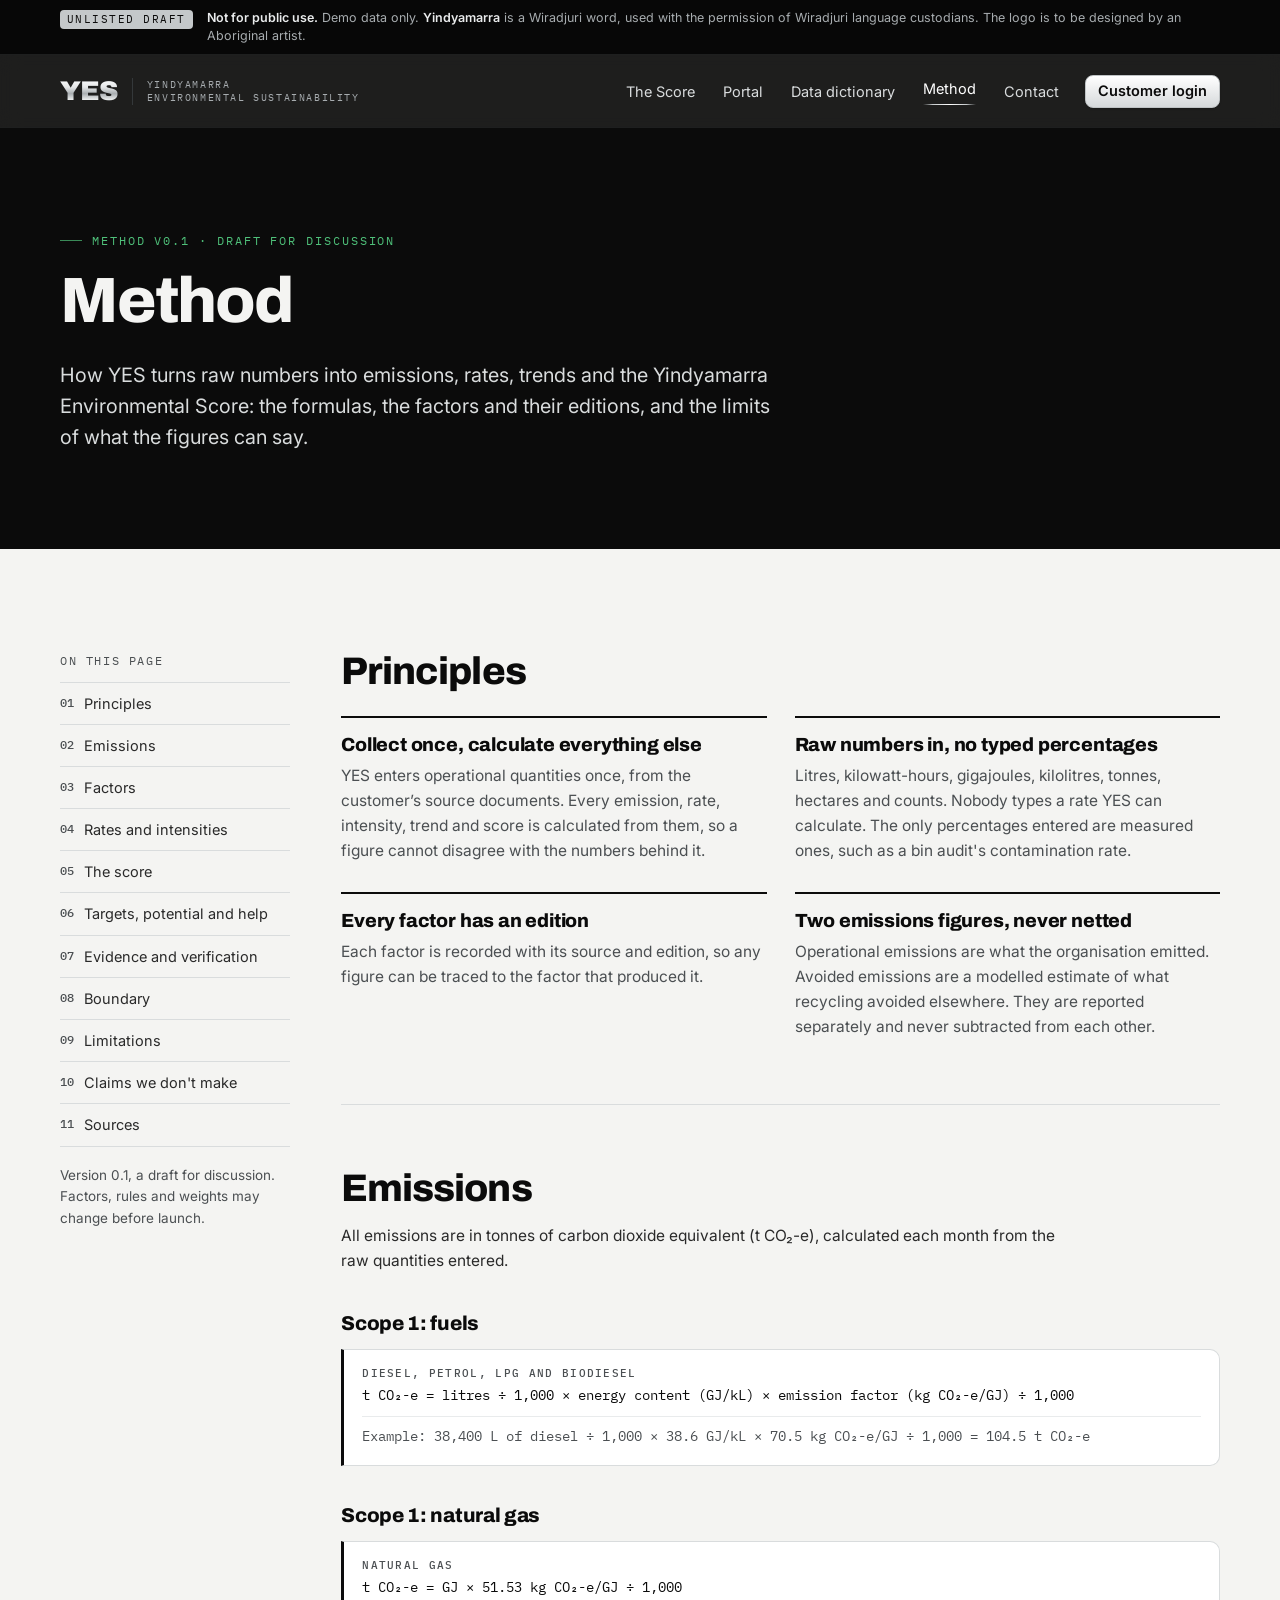
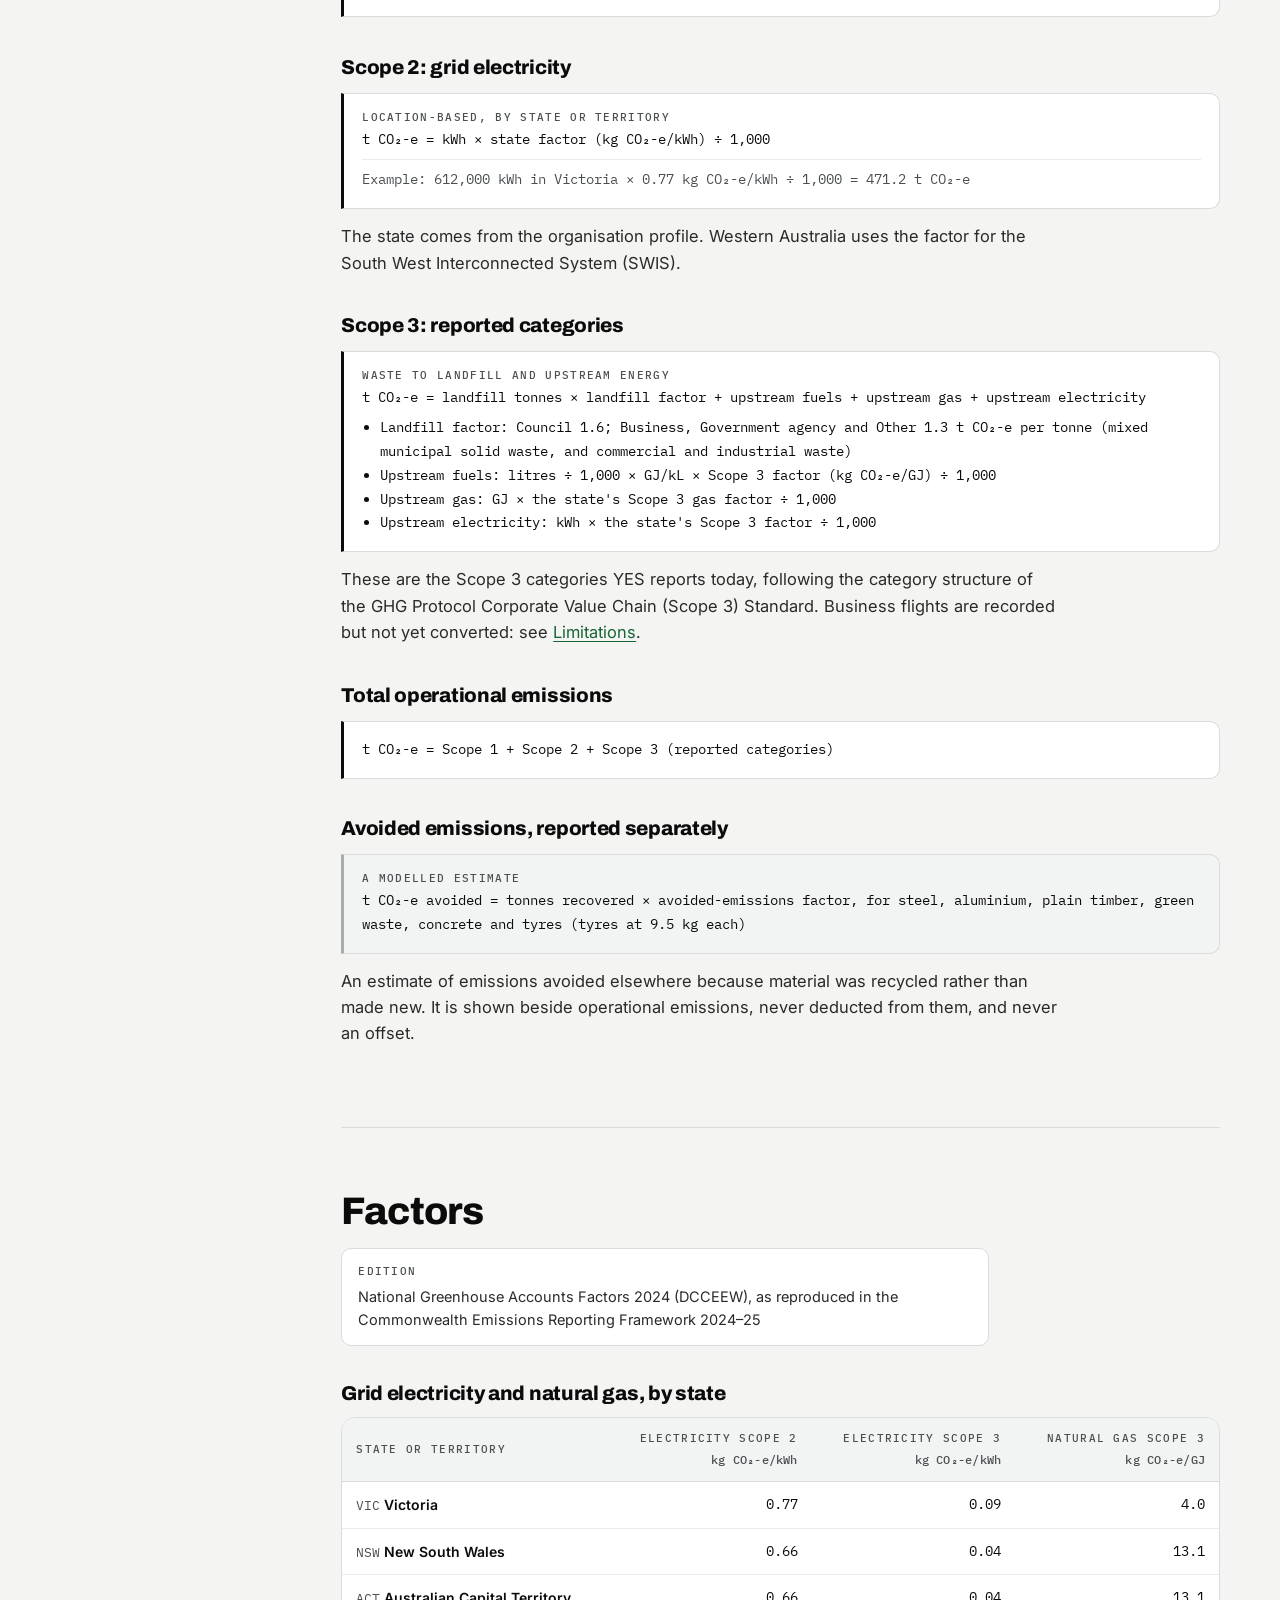
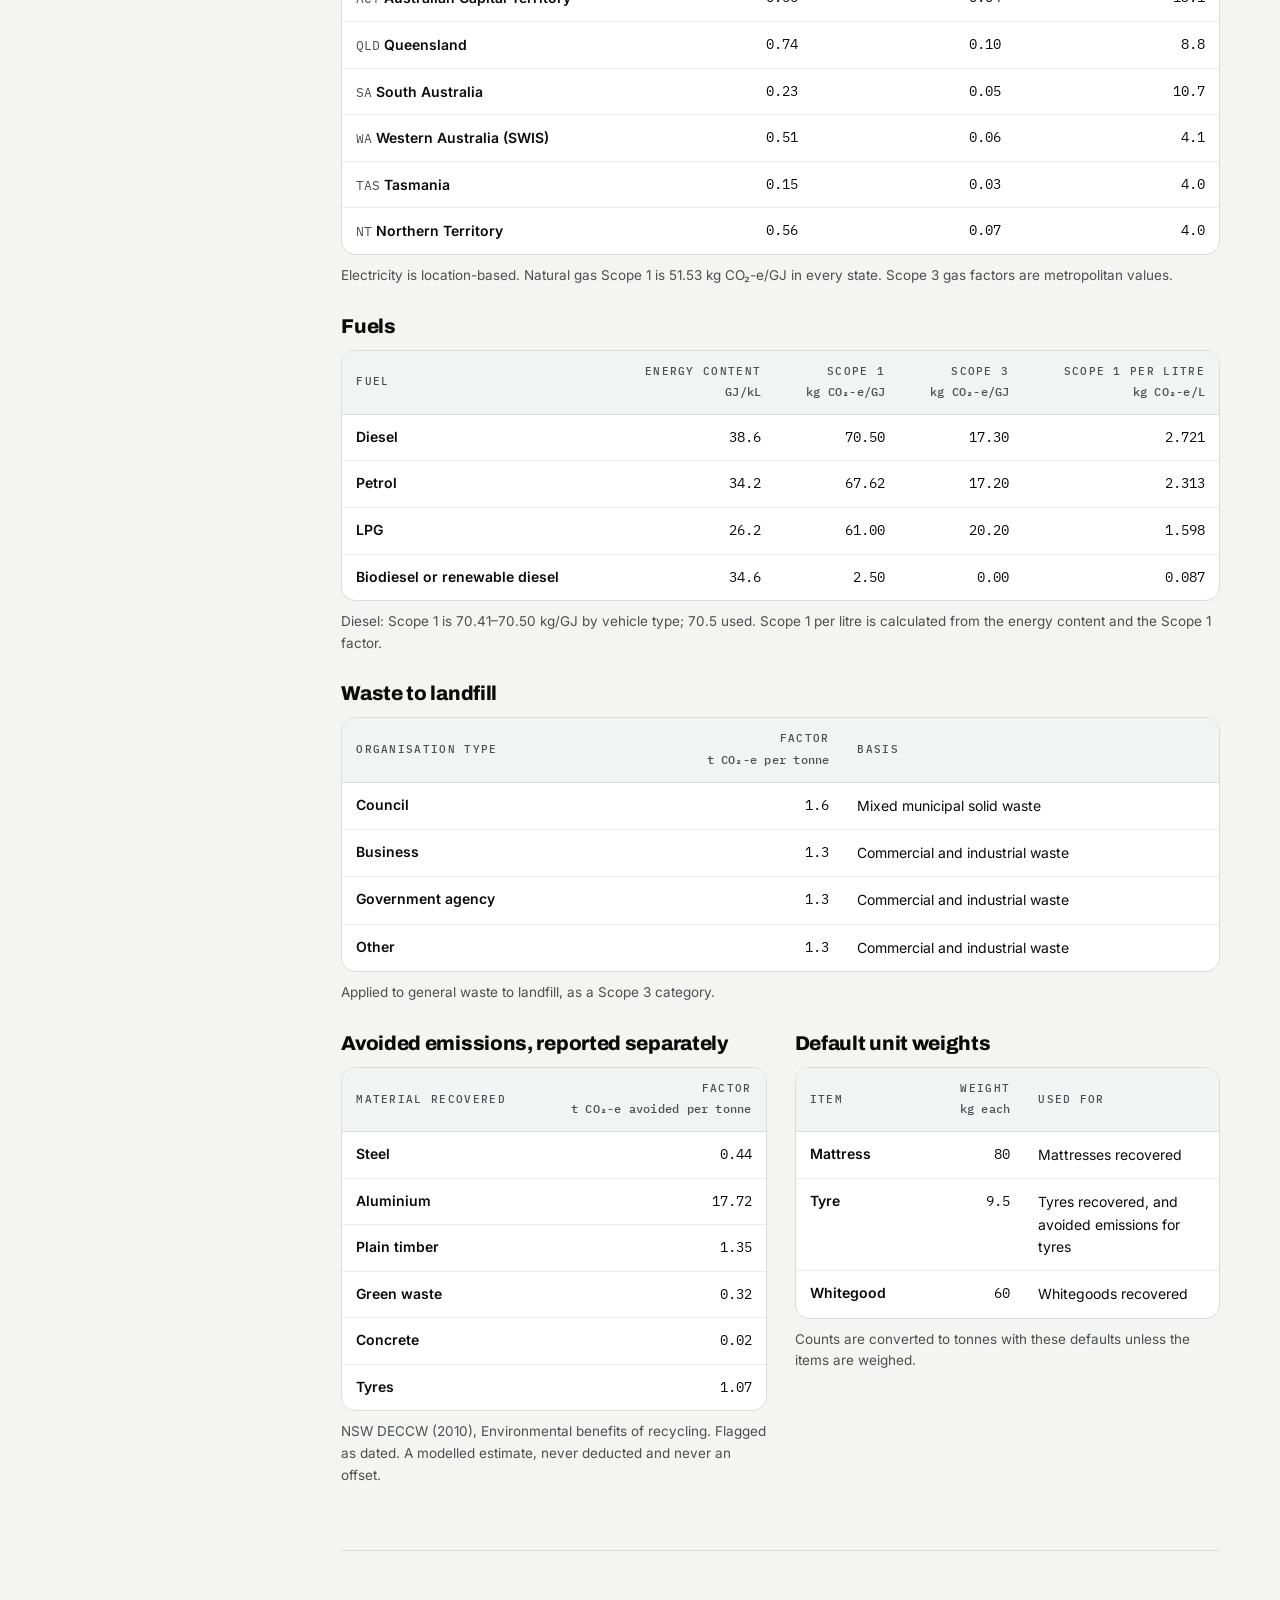
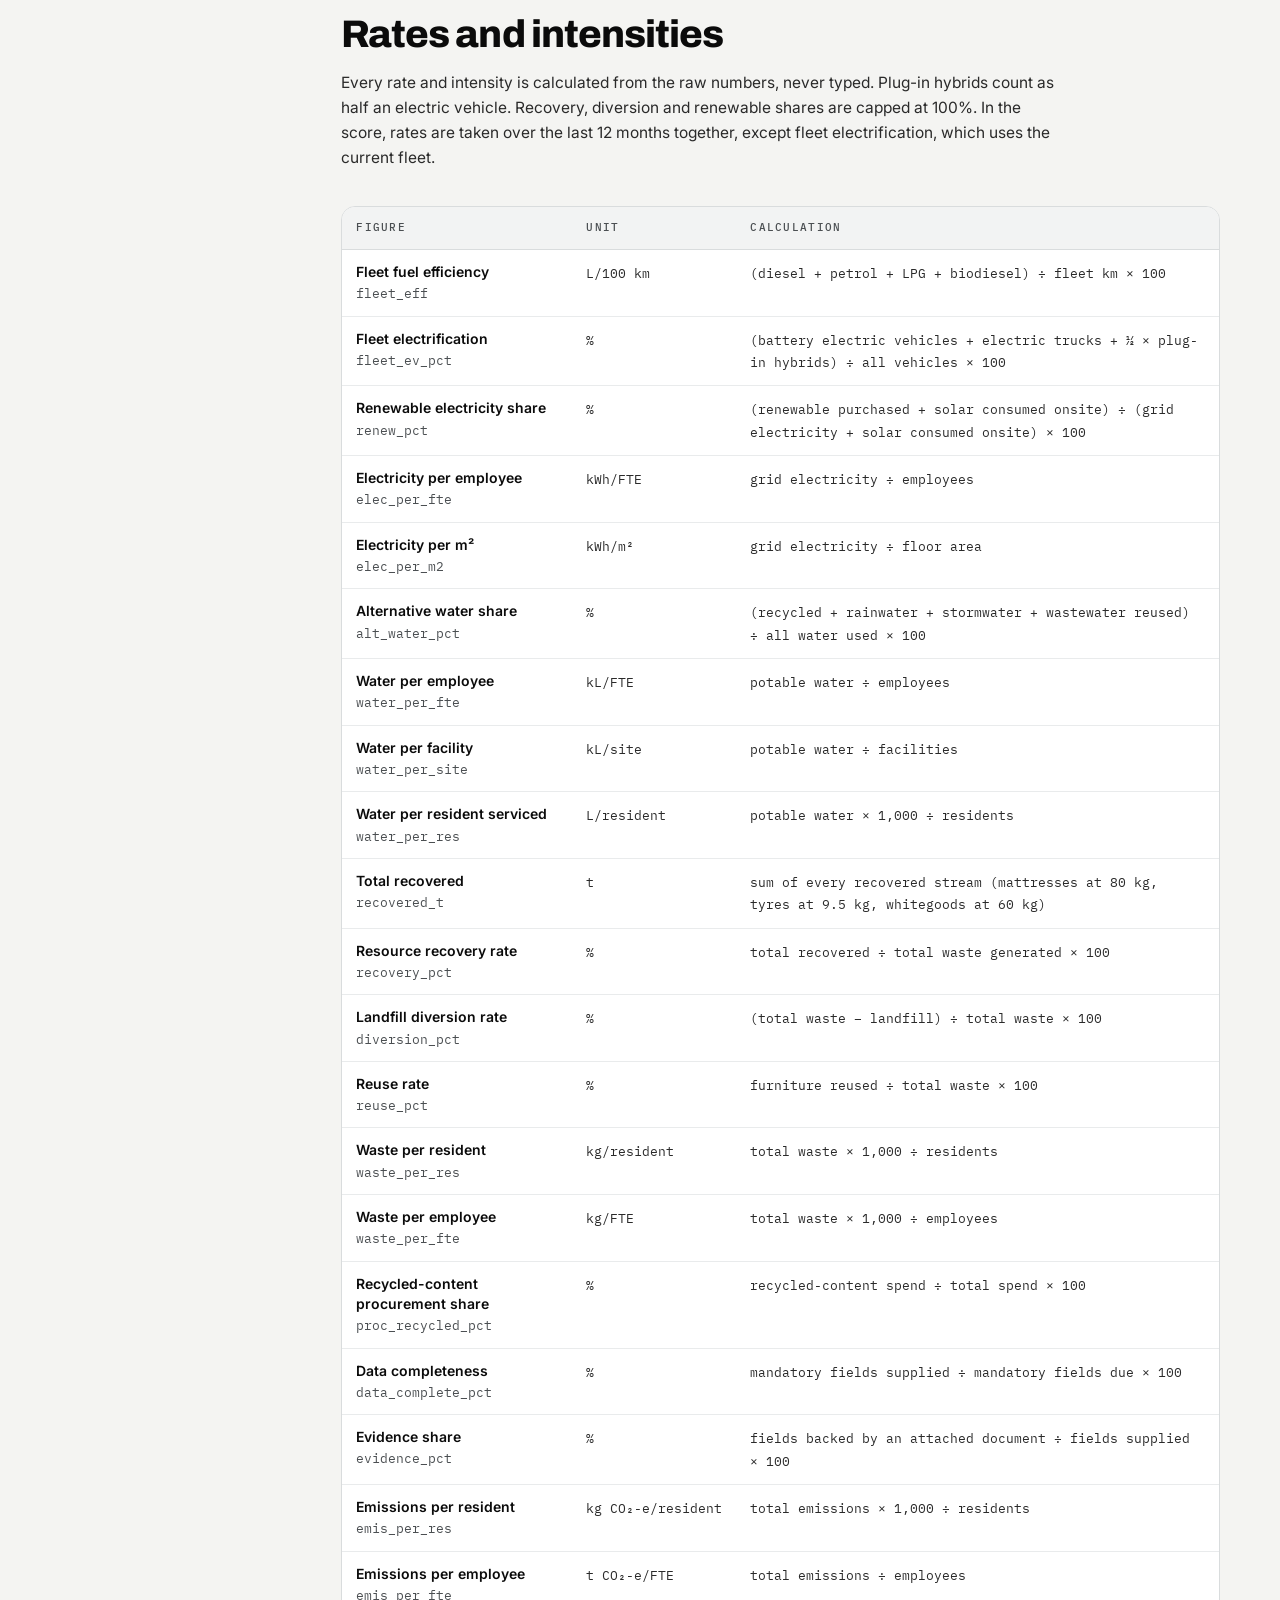
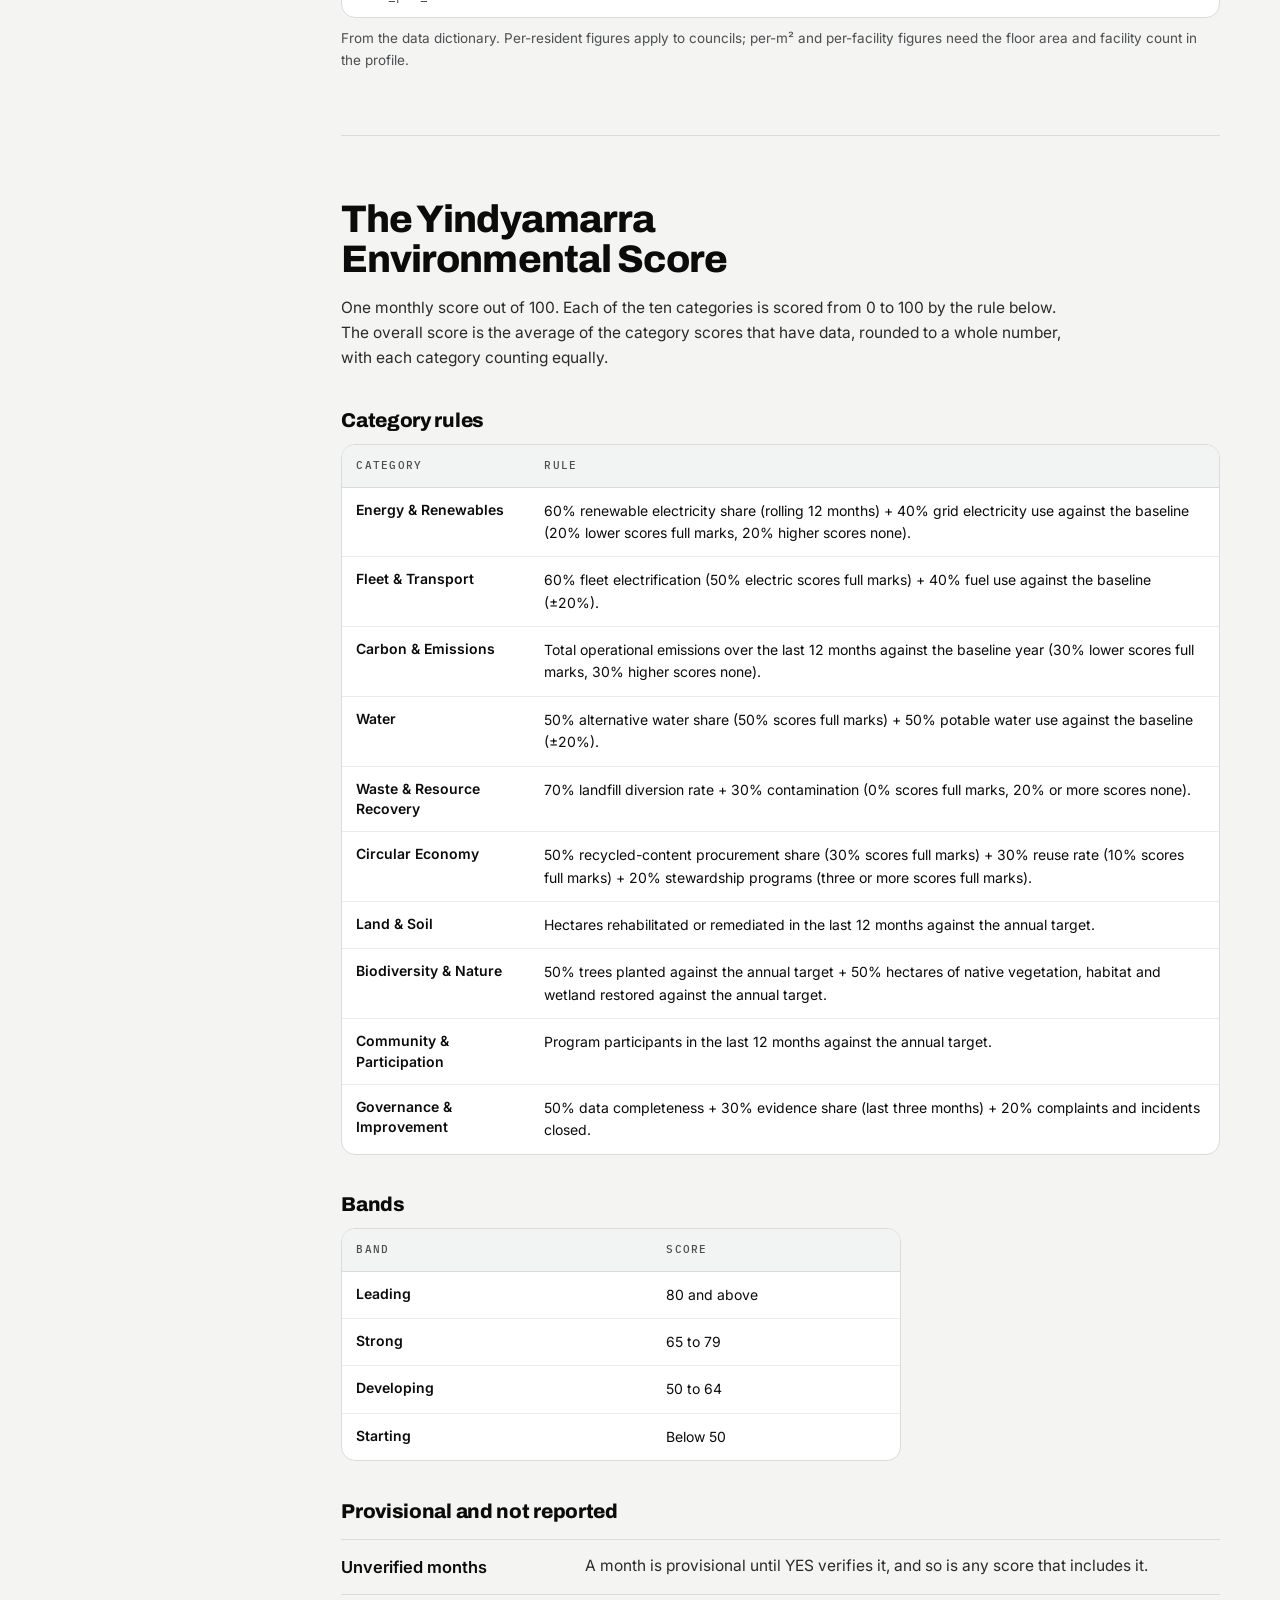
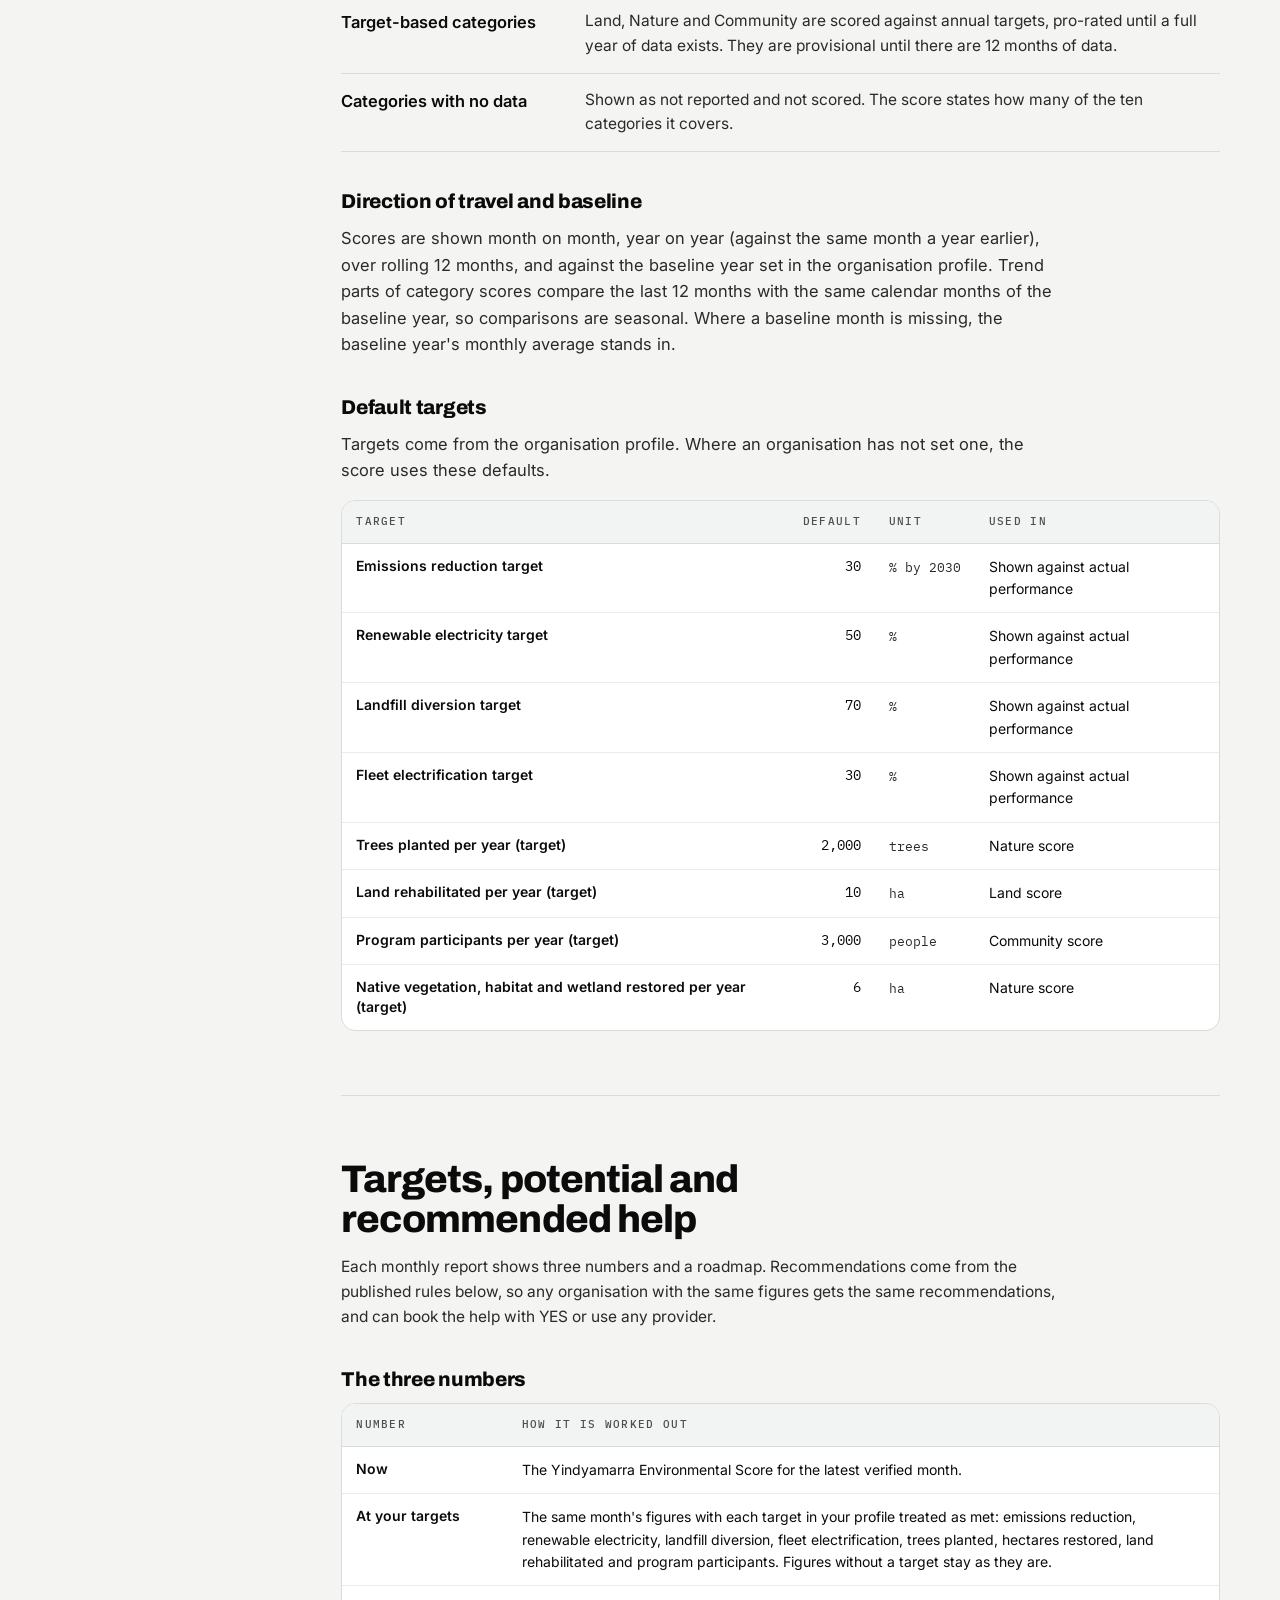
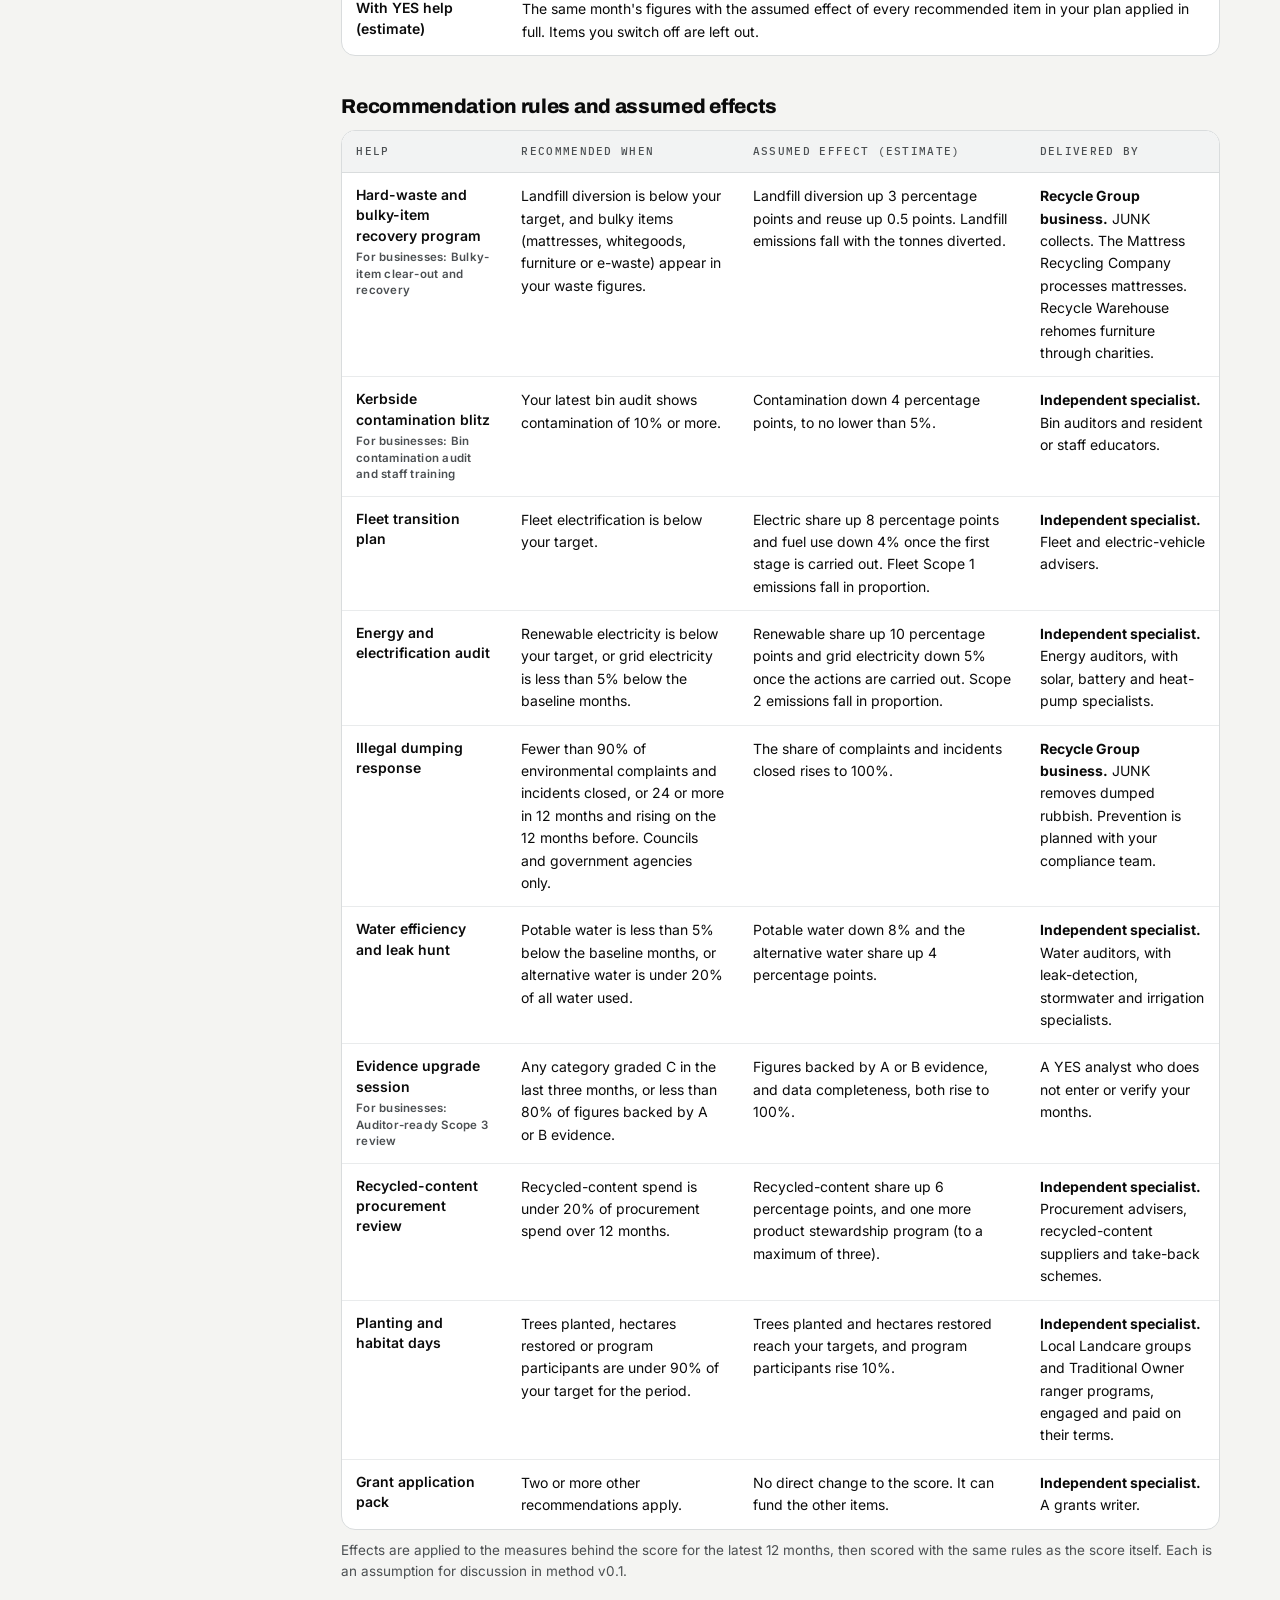
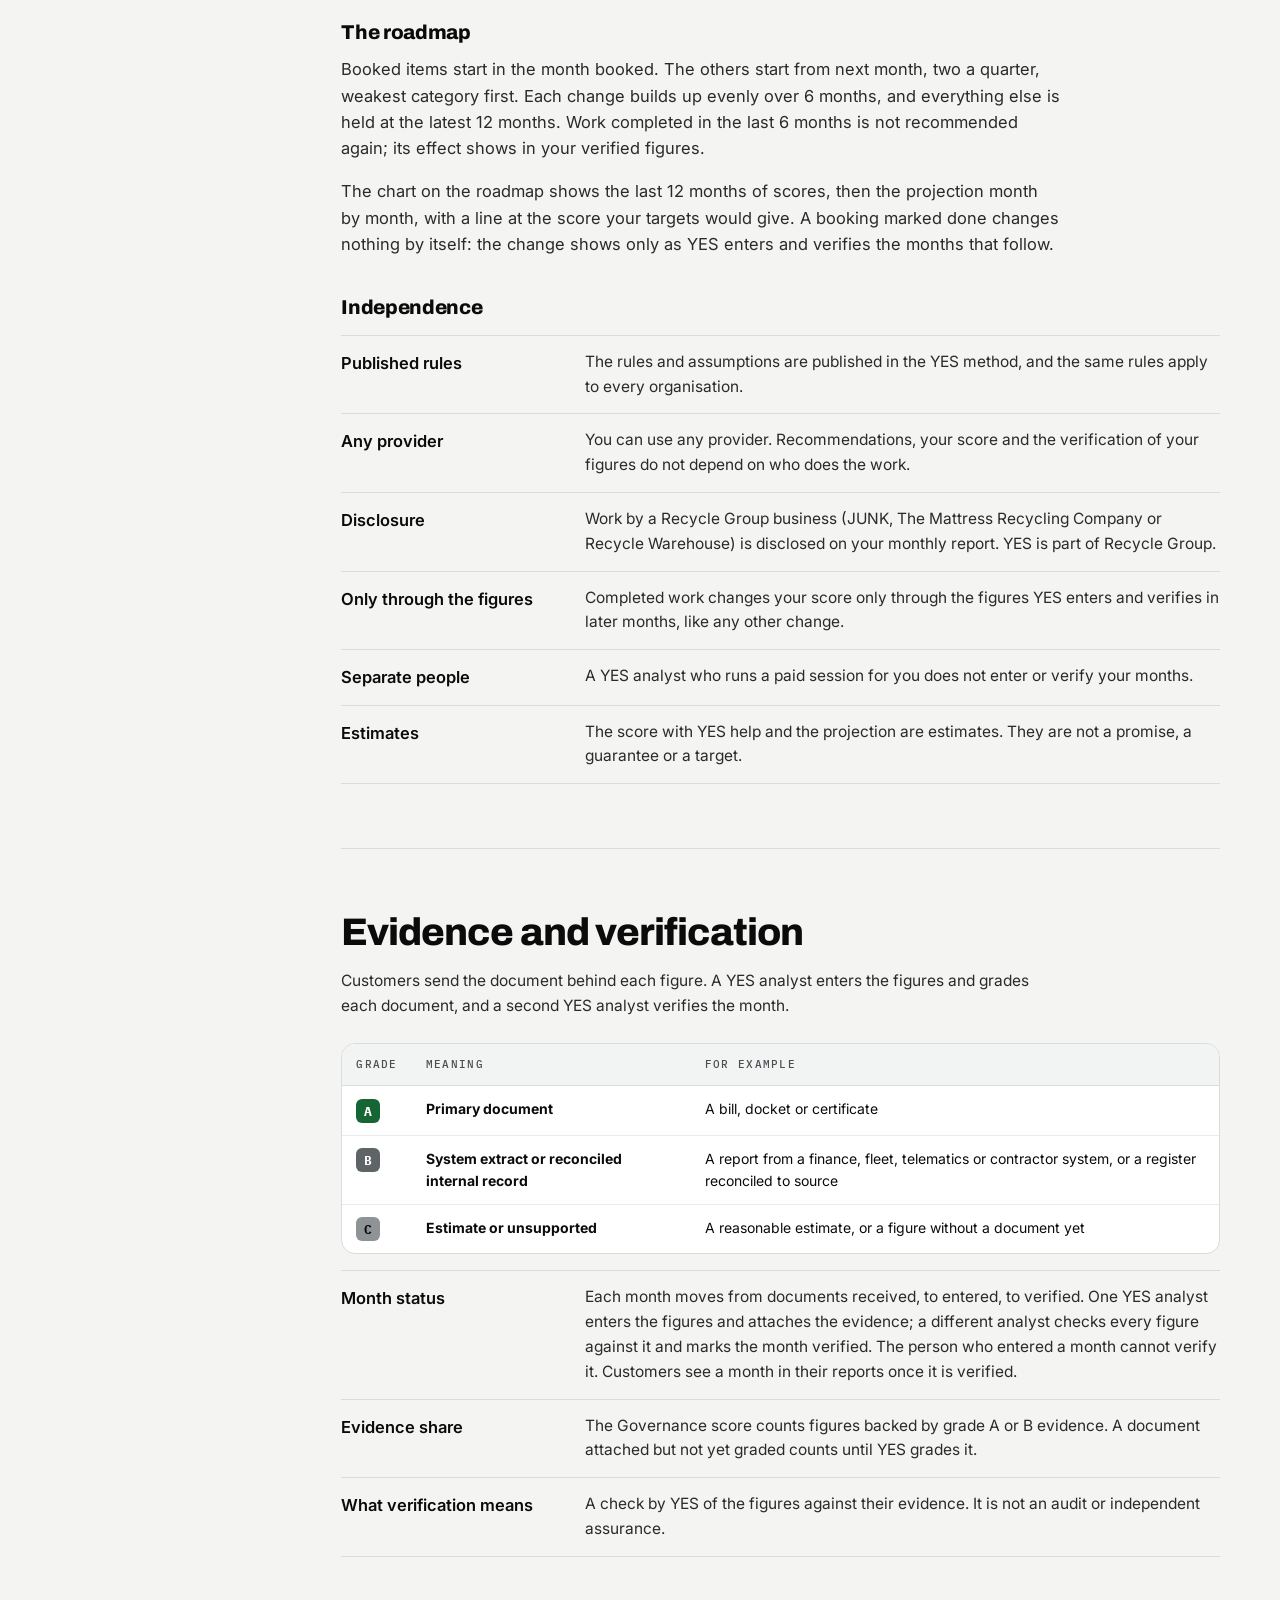
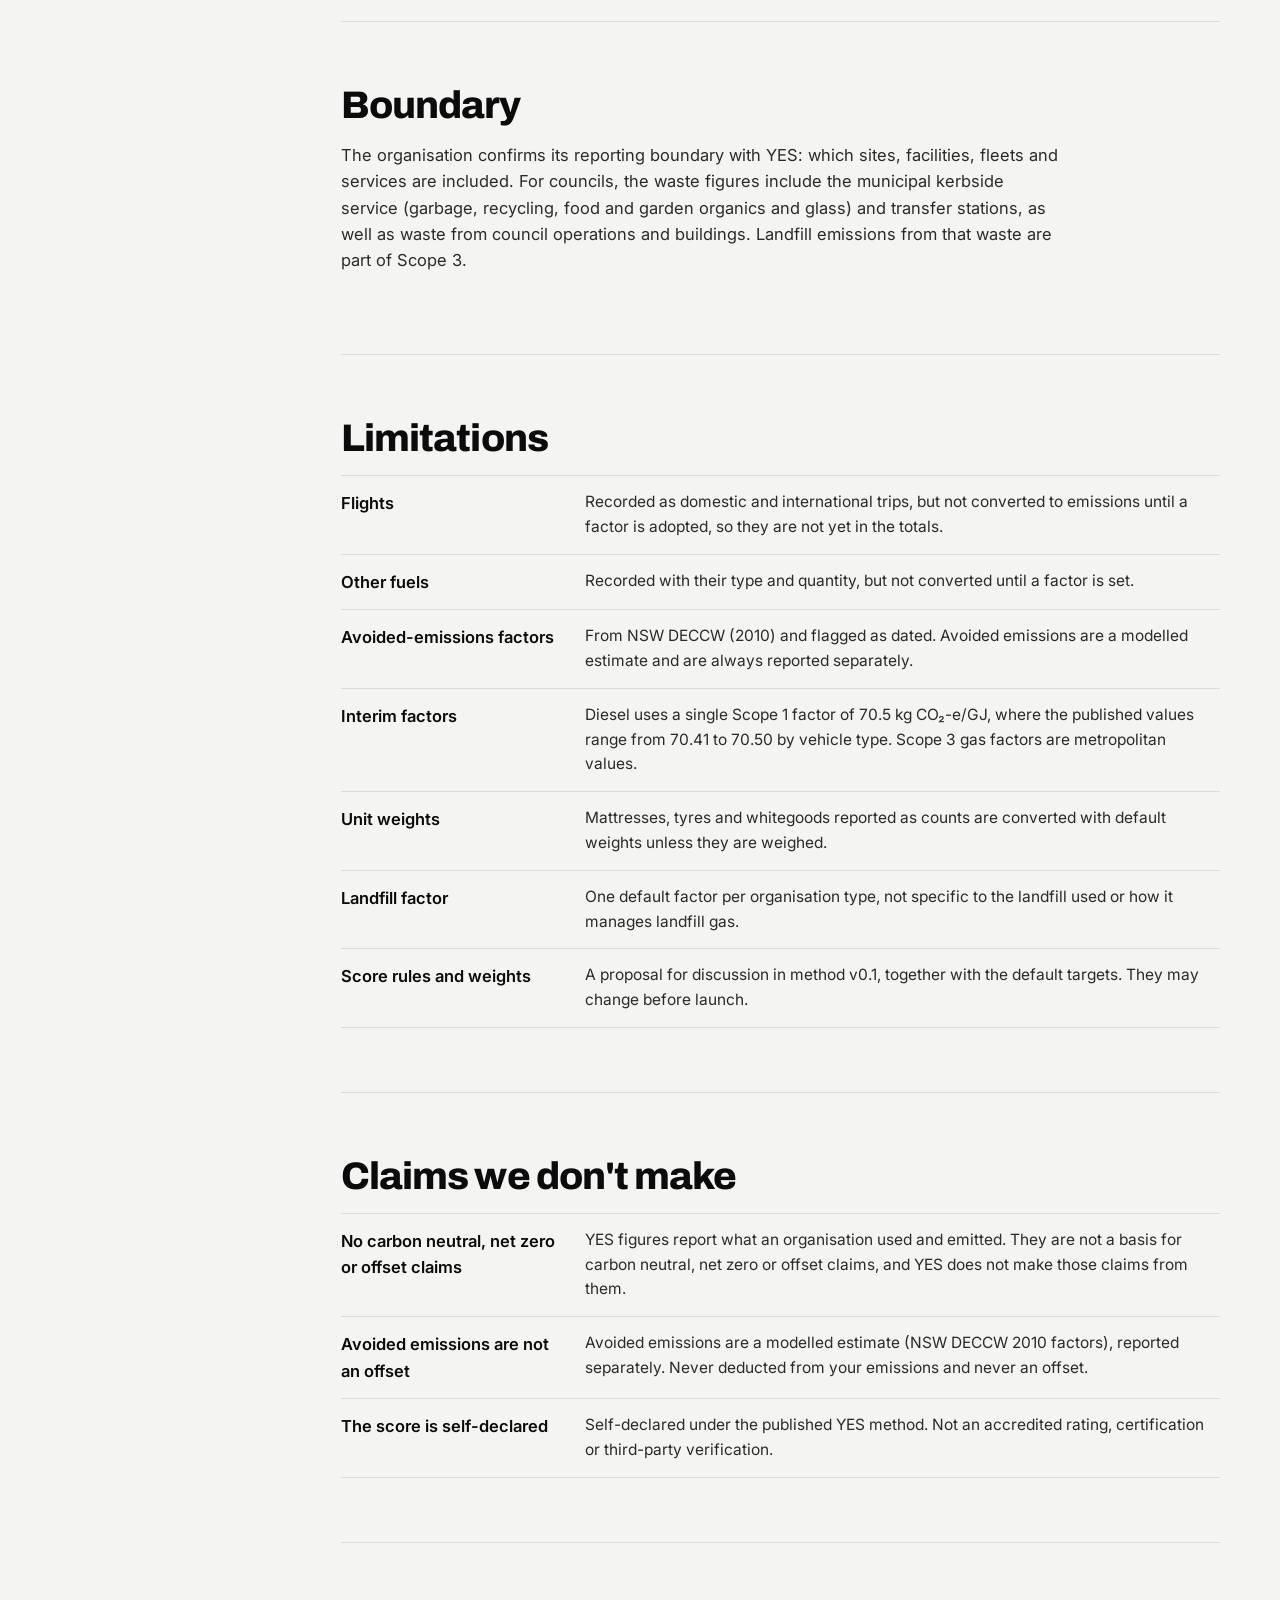
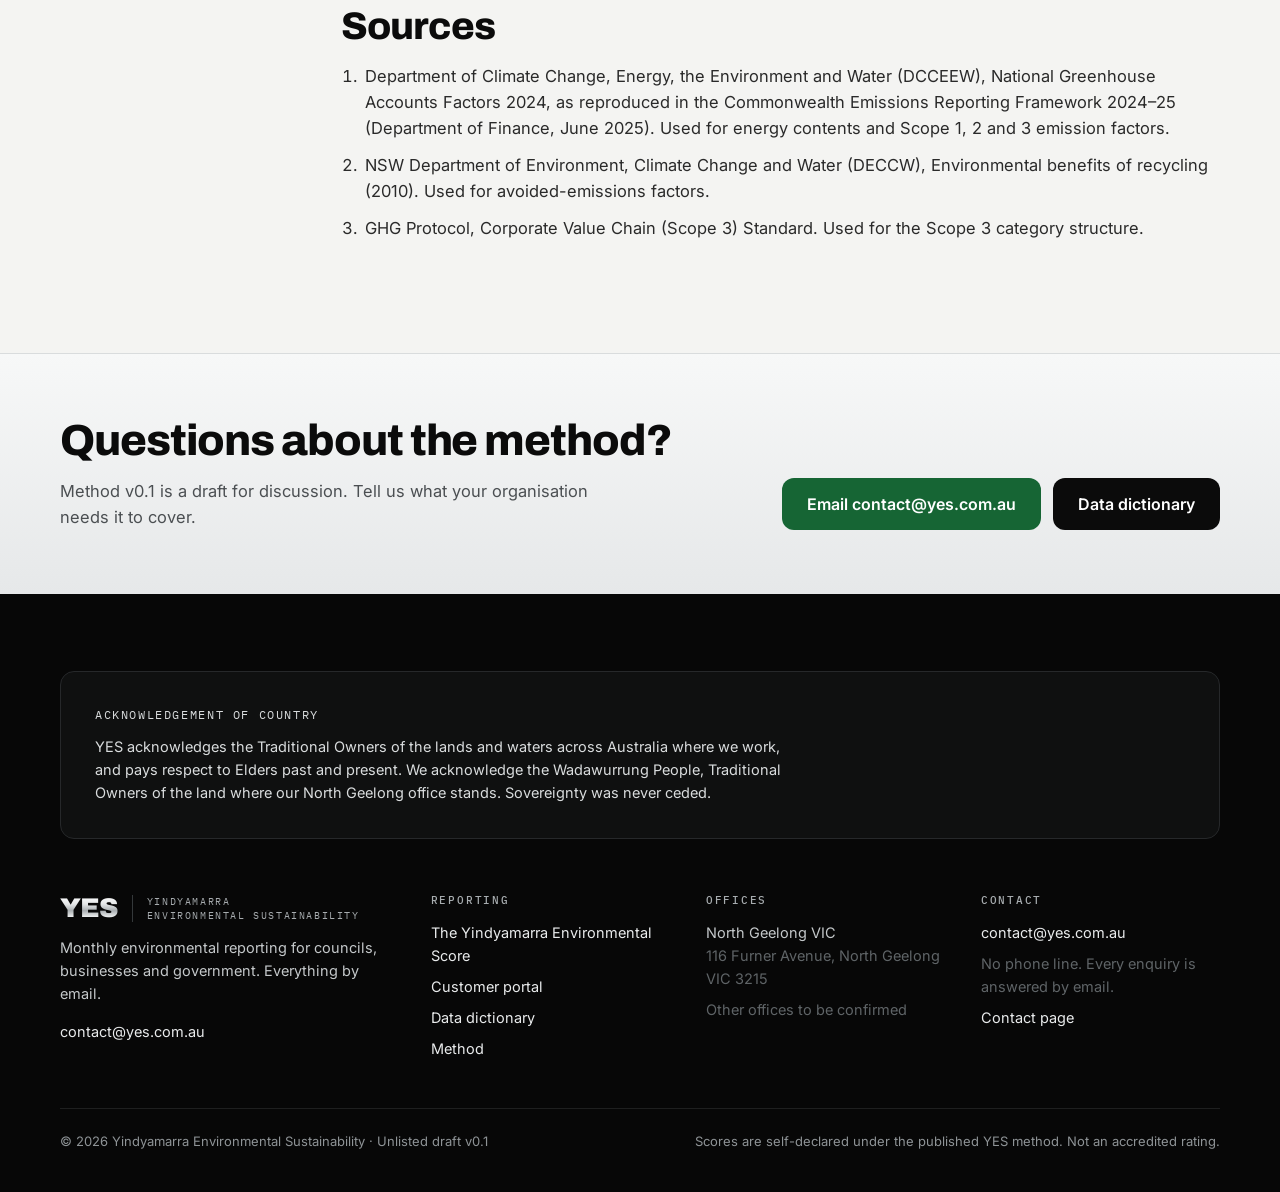
<file: method/index.html>
<!doctype html>
<html lang="en-AU" class="no-js">
<head>
<meta charset="utf-8">
<meta name="viewport" content="width=device-width, initial-scale=1">
<title>Method · YES</title>
<meta name="description" content="How YES calculates emissions, rates and the Yindyamarra Environmental Score. Factors, editions, formulas and limits.">
<meta name="robots" content="noindex, nofollow, noarchive">
<meta name="theme-color" content="#0B0B0B">
<link rel="icon" href="../assets/img/favicon.svg" type="image/svg+xml">
<link rel="preconnect" href="https://fonts.googleapis.com"><link rel="preconnect" href="https://fonts.gstatic.com" crossorigin>
<link href="https://fonts.googleapis.com/css2?family=Archivo:wght@500;600;700;800;900&family=Inter:wght@400;500;600;700&family=IBM+Plex+Mono:wght@400;500&display=swap" rel="stylesheet">
<link rel="stylesheet" href="../assets/css/yes.css?v=202609281957">

<script>document.documentElement.classList.remove('no-js');</script>
</head>
<body class="page-method">
<a class="sr-only" href="#main">Skip to content</a>
<div class="draft" role="note"><div class="wrap"><span class="tag">Unlisted draft</span><span><b>Not for public use.</b> Demo data only. <b>Yindyamarra</b> is a Wiradjuri word, used with the permission of Wiradjuri language custodians. The logo is to be designed by an Aboriginal artist.</span></div></div>
<header class="hdr"><div class="wrap">
  <a class="brand" href="../" aria-label="YES home"><span class="mark silver">YES</span><span class="full">Yindyamarra<br>Environmental Sustainability</span></a>
  <button class="menu-btn" type="button" aria-expanded="false" aria-controls="nav">MENU</button>
  <nav class="nav" id="nav" aria-label="Main"><a href="../score/">The Score</a><a href="../portal/">Portal</a><a href="../data-dictionary/">Data dictionary</a><a href="../method/" aria-current="page">Method</a><a href="../contact/">Contact</a><a class="btn btn-silver btn-sm" href="../portal/">Customer login</a></nav>
</div></header>
<main id="main">
<link rel="stylesheet" href="../assets/css/pages.css?v=1">

<section class="hero hero-sub">
  <div class="wrap">
    <p class="eyebrow">Method v0.1 · draft for discussion</p>
    <h1>Method</h1>
    <p class="lead">How YES turns raw numbers into emissions, rates, trends and the Yindyamarra Environmental Score: the formulas, the factors and their editions, and the limits of what the figures can say.</p>
  </div>
</section>

<!-- Tables marked data-f are rendered live from YESE and YESD by the script below. The HTML between the pre markers is a static copy for when scripts do not run. -->
<section class="sec">
  <div class="wrap mth">
    <nav class="toc" aria-label="On this page">
      <p class="kicker">On this page</p>
      <ol>
        <li><a href="#principles">Principles</a></li>
        <li><a href="#emissions">Emissions</a></li>
        <li><a href="#factors">Factors</a></li>
        <li><a href="#rates">Rates and intensities</a></li>
        <li><a href="#score">The score</a></li>
        <li><a href="#help">Targets, potential and help</a></li>
        <li><a href="#evidence">Evidence and verification</a></li>
        <li><a href="#boundary">Boundary</a></li>
        <li><a href="#limitations">Limitations</a></li>
        <li><a href="#claims">Claims we don't make</a></li>
        <li><a href="#sources">Sources</a></li>
      </ol>
      <p class="ver">Version 0.1, a draft for discussion. Factors, rules and weights may change before launch.</p>
    </nav>

    <div class="doc">
      <section class="doc-sec" id="principles" aria-labelledby="h-principles">
        <h2 id="h-principles">Principles</h2>
        <ul class="prin">
          <li><b>Collect once, calculate everything else</b><p>YES enters operational quantities once, from the customer’s source documents. Every emission, rate, intensity, trend and score is calculated from them, so a figure cannot disagree with the numbers behind it.</p></li>
          <li><b>Raw numbers in, no typed percentages</b><p>Litres, kilowatt-hours, gigajoules, kilolitres, tonnes, hectares and counts. Nobody types a rate YES can calculate. The only percentages entered are measured ones, such as a bin audit's contamination rate.</p></li>
          <li><b>Every factor has an edition</b><p>Each factor is recorded with its source and edition, so any figure can be traced to the factor that produced it.</p></li>
          <li><b>Two emissions figures, never netted</b><p>Operational emissions are what the organisation emitted. Avoided emissions are a modelled estimate of what recycling avoided elsewhere. They are reported separately and never subtracted from each other.</p></li>
        </ul>
      </section>

      <section class="doc-sec" id="emissions" aria-labelledby="h-emissions">
        <h2 id="h-emissions">Emissions</h2>
        <p class="lede-sm">All emissions are in tonnes of carbon dioxide equivalent (t CO₂-e), calculated each month from the raw quantities entered.</p>
        <h3>Scope 1: fuels</h3>
        <div class="fx-box"><span class="lbl">Diesel, petrol, LPG and biodiesel</span>t CO₂-e = litres ÷ 1,000 × energy content (GJ/kL) × emission factor (kg CO₂-e/GJ) ÷ 1,000<span class="eg">Example: 38,400 L of diesel ÷ 1,000 × 38.6 GJ/kL × 70.5 kg CO₂-e/GJ ÷ 1,000 = 104.5 t CO₂-e</span></div>
        <h3>Scope 1: natural gas</h3>
        <div class="fx-box"><span class="lbl">Natural gas</span>t CO₂-e = GJ × 51.53 kg CO₂-e/GJ ÷ 1,000</div>
        <h3>Scope 2: grid electricity</h3>
        <div class="fx-box"><span class="lbl">Location-based, by state or territory</span>t CO₂-e = kWh × state factor (kg CO₂-e/kWh) ÷ 1,000<span class="eg">Example: 612,000 kWh in Victoria × 0.77 kg CO₂-e/kWh ÷ 1,000 = 471.2 t CO₂-e</span></div>
        <p>The state comes from the organisation profile. Western Australia uses the factor for the South West Interconnected System (SWIS).</p>
        <h3>Scope 3: reported categories</h3>
        <div class="fx-box"><span class="lbl">Waste to landfill and upstream energy</span>t CO₂-e = landfill tonnes × landfill factor + upstream fuels + upstream gas + upstream electricity
          <ul>
            <li>Landfill factor: Council 1.6; Business, Government agency and Other 1.3 t CO₂-e per tonne (mixed municipal solid waste, and commercial and industrial waste)</li>
            <li>Upstream fuels: litres ÷ 1,000 × GJ/kL × Scope 3 factor (kg CO₂-e/GJ) ÷ 1,000</li>
            <li>Upstream gas: GJ × the state's Scope 3 gas factor ÷ 1,000</li>
            <li>Upstream electricity: kWh × the state's Scope 3 factor ÷ 1,000</li>
          </ul>
        </div>
        <p>These are the Scope 3 categories YES reports today, following the category structure of the GHG Protocol Corporate Value Chain (Scope 3) Standard. Business flights are recorded but not yet converted: see <a class="link" href="#limitations">Limitations</a>.</p>
        <h3>Total operational emissions</h3>
        <div class="fx-box">t CO₂-e = Scope 1 + Scope 2 + Scope 3 (reported categories)</div>
        <h3>Avoided emissions, reported separately</h3>
        <div class="fx-box av"><span class="lbl">A modelled estimate</span>t CO₂-e avoided = tonnes recovered × avoided-emissions factor, for steel, aluminium, plain timber, green waste, concrete and tyres (tyres at 9.5 kg each)</div>
        <p>An estimate of emissions avoided elsewhere because material was recycled rather than made new. It is shown beside operational emissions, never deducted from them, and never an offset.</p>
      </section>

      <section class="doc-sec" id="factors" aria-labelledby="h-factors">
        <h2 id="h-factors">Factors</h2>
        <p class="edition"><b>Edition</b><span data-f="edition">National Greenhouse Accounts Factors 2024 (DCCEEW), as reproduced in the Commonwealth Emissions Reporting Framework 2024–25</span></p>
        <div class="fac-grid mt-3" data-f="factors"><!--pre:factors--><div class="fac wide"><h3>Grid electricity and natural gas, by state</h3><div class="tbl-wrap"><table class="tbl"><caption class="sr-only">Grid electricity and natural gas emission factors by state</caption><thead><tr><th scope="col">State or territory</th><th scope="col" class="r">Electricity Scope 2<br><span class="u">kg CO₂-e/kWh</span></th><th scope="col" class="r">Electricity Scope 3<br><span class="u">kg CO₂-e/kWh</span></th><th scope="col" class="r">Natural gas Scope 3<br><span class="u">kg CO₂-e/GJ</span></th></tr></thead><tbody><tr><th scope="row" class="rh"><span class="id">VIC</span> Victoria</th><td class="r">0.77</td><td class="r">0.09</td><td class="r">4.0</td></tr><tr><th scope="row" class="rh"><span class="id">NSW</span> New South Wales</th><td class="r">0.66</td><td class="r">0.04</td><td class="r">13.1</td></tr><tr><th scope="row" class="rh"><span class="id">ACT</span> Australian Capital Territory</th><td class="r">0.66</td><td class="r">0.04</td><td class="r">13.1</td></tr><tr><th scope="row" class="rh"><span class="id">QLD</span> Queensland</th><td class="r">0.74</td><td class="r">0.10</td><td class="r">8.8</td></tr><tr><th scope="row" class="rh"><span class="id">SA</span> South Australia</th><td class="r">0.23</td><td class="r">0.05</td><td class="r">10.7</td></tr><tr><th scope="row" class="rh"><span class="id">WA</span> Western Australia (SWIS)</th><td class="r">0.51</td><td class="r">0.06</td><td class="r">4.1</td></tr><tr><th scope="row" class="rh"><span class="id">TAS</span> Tasmania</th><td class="r">0.15</td><td class="r">0.03</td><td class="r">4.0</td></tr><tr><th scope="row" class="rh"><span class="id">NT</span> Northern Territory</th><td class="r">0.56</td><td class="r">0.07</td><td class="r">4.0</td></tr></tbody></table></div><p class="cap">Electricity is location-based. Natural gas Scope 1 is 51.53 kg CO₂-e/GJ in every state. Scope 3 gas factors are metropolitan values.</p></div><div class="fac wide"><h3>Fuels</h3><div class="tbl-wrap"><table class="tbl"><caption class="sr-only">Fuel energy contents and emission factors</caption><thead><tr><th scope="col">Fuel</th><th scope="col" class="r">Energy content<br><span class="u">GJ/kL</span></th><th scope="col" class="r">Scope 1<br><span class="u">kg CO₂-e/GJ</span></th><th scope="col" class="r">Scope 3<br><span class="u">kg CO₂-e/GJ</span></th><th scope="col" class="r">Scope 1 per litre<br><span class="u">kg CO₂-e/L</span></th></tr></thead><tbody><tr><th scope="row" class="rh">Diesel</th><td class="r">38.6</td><td class="r">70.50</td><td class="r">17.30</td><td class="r">2.721</td></tr><tr><th scope="row" class="rh">Petrol</th><td class="r">34.2</td><td class="r">67.62</td><td class="r">17.20</td><td class="r">2.313</td></tr><tr><th scope="row" class="rh">LPG</th><td class="r">26.2</td><td class="r">61.00</td><td class="r">20.20</td><td class="r">1.598</td></tr><tr><th scope="row" class="rh">Biodiesel or renewable diesel</th><td class="r">34.6</td><td class="r">2.50</td><td class="r">0.00</td><td class="r">0.087</td></tr></tbody></table></div><p class="cap">Diesel: Scope 1 is 70.41–70.50 kg/GJ by vehicle type; 70.5 used. Scope 1 per litre is calculated from the energy content and the Scope 1 factor.</p></div><div class="fac wide"><h3>Waste to landfill</h3><div class="tbl-wrap"><table class="tbl"><caption class="sr-only">Landfill emission factors by organisation type</caption><thead><tr><th scope="col">Organisation type</th><th scope="col" class="r">Factor<br><span class="u">t CO₂-e per tonne</span></th><th scope="col">Basis</th></tr></thead><tbody><tr><th scope="row" class="rh">Council</th><td class="r">1.6</td><td>Mixed municipal solid waste</td></tr><tr><th scope="row" class="rh">Business</th><td class="r">1.3</td><td>Commercial and industrial waste</td></tr><tr><th scope="row" class="rh">Government agency</th><td class="r">1.3</td><td>Commercial and industrial waste</td></tr><tr><th scope="row" class="rh">Other</th><td class="r">1.3</td><td>Commercial and industrial waste</td></tr></tbody></table></div><p class="cap">Applied to general waste to landfill, as a Scope 3 category.</p></div><div class="fac"><h3>Avoided emissions, reported separately</h3><div class="tbl-wrap"><table class="tbl"><caption class="sr-only">Avoided-emissions factors</caption><thead><tr><th scope="col">Material recovered</th><th scope="col" class="r">Factor<br><span class="u">t CO₂-e avoided per tonne</span></th></tr></thead><tbody><tr><th scope="row" class="rh">Steel</th><td class="r">0.44</td></tr><tr><th scope="row" class="rh">Aluminium</th><td class="r">17.72</td></tr><tr><th scope="row" class="rh">Plain timber</th><td class="r">1.35</td></tr><tr><th scope="row" class="rh">Green waste</th><td class="r">0.32</td></tr><tr><th scope="row" class="rh">Concrete</th><td class="r">0.02</td></tr><tr><th scope="row" class="rh">Tyres</th><td class="r">1.07</td></tr></tbody></table></div><p class="cap">NSW DECCW (2010), Environmental benefits of recycling. Flagged as dated. A modelled estimate, never deducted and never an offset.</p></div><div class="fac"><h3>Default unit weights</h3><div class="tbl-wrap"><table class="tbl"><caption class="sr-only">Default unit weights</caption><thead><tr><th scope="col">Item</th><th scope="col" class="r">Weight<br><span class="u">kg each</span></th><th scope="col">Used for</th></tr></thead><tbody><tr><th scope="row" class="rh">Mattress</th><td class="r">80</td><td>Mattresses recovered</td></tr><tr><th scope="row" class="rh">Tyre</th><td class="r">9.5</td><td>Tyres recovered, and avoided emissions for tyres</td></tr><tr><th scope="row" class="rh">Whitegood</th><td class="r">60</td><td>Whitegoods recovered</td></tr></tbody></table></div><p class="cap">Counts are converted to tonnes with these defaults unless the items are weighed.</p></div><!--/pre:factors--></div>
      </section>

      <section class="doc-sec" id="rates" aria-labelledby="h-rates">
        <h2 id="h-rates">Rates and intensities</h2>
        <p class="lede-sm">Every rate and intensity is calculated from the raw numbers, never typed. Plug-in hybrids count as half an electric vehicle. Recovery, diversion and renewable shares are capped at 100%. In the score, rates are taken over the last 12 months together, except fleet electrification, which uses the current fleet.</p>
        <div class="fac mt-3" data-f="rates"><!--pre:rates--><div class="tbl-wrap"><table class="tbl"><caption class="sr-only">Rates and intensities calculated by YES</caption><thead><tr><th scope="col">Figure</th><th scope="col">Unit</th><th scope="col">Calculation</th></tr></thead><tbody><tr><th scope="row" class="rh">Fleet fuel efficiency<br><span class="id">fleet_eff</span></th><td><span class="u">L/100 km</span></td><td><span class="cx">(diesel + petrol + LPG + biodiesel) ÷ fleet km × 100</span></td></tr><tr><th scope="row" class="rh">Fleet electrification<br><span class="id">fleet_ev_pct</span></th><td><span class="u">%</span></td><td><span class="cx">(battery electric vehicles + electric trucks + ½ × plug-in hybrids) ÷ all vehicles × 100</span></td></tr><tr><th scope="row" class="rh">Renewable electricity share<br><span class="id">renew_pct</span></th><td><span class="u">%</span></td><td><span class="cx">(renewable purchased + solar consumed onsite) ÷ (grid electricity + solar consumed onsite) × 100</span></td></tr><tr><th scope="row" class="rh">Electricity per employee<br><span class="id">elec_per_fte</span></th><td><span class="u">kWh/FTE</span></td><td><span class="cx">grid electricity ÷ employees</span></td></tr><tr><th scope="row" class="rh">Electricity per m²<br><span class="id">elec_per_m2</span></th><td><span class="u">kWh/m²</span></td><td><span class="cx">grid electricity ÷ floor area</span></td></tr><tr><th scope="row" class="rh">Alternative water share<br><span class="id">alt_water_pct</span></th><td><span class="u">%</span></td><td><span class="cx">(recycled + rainwater + stormwater + wastewater reused) ÷ all water used × 100</span></td></tr><tr><th scope="row" class="rh">Water per employee<br><span class="id">water_per_fte</span></th><td><span class="u">kL/FTE</span></td><td><span class="cx">potable water ÷ employees</span></td></tr><tr><th scope="row" class="rh">Water per facility<br><span class="id">water_per_site</span></th><td><span class="u">kL/site</span></td><td><span class="cx">potable water ÷ facilities</span></td></tr><tr><th scope="row" class="rh">Water per resident serviced<br><span class="id">water_per_res</span></th><td><span class="u">L/resident</span></td><td><span class="cx">potable water × 1,000 ÷ residents</span></td></tr><tr><th scope="row" class="rh">Total recovered<br><span class="id">recovered_t</span></th><td><span class="u">t</span></td><td><span class="cx">sum of every recovered stream (mattresses at 80 kg, tyres at 9.5 kg, whitegoods at 60 kg)</span></td></tr><tr><th scope="row" class="rh">Resource recovery rate<br><span class="id">recovery_pct</span></th><td><span class="u">%</span></td><td><span class="cx">total recovered ÷ total waste generated × 100</span></td></tr><tr><th scope="row" class="rh">Landfill diversion rate<br><span class="id">diversion_pct</span></th><td><span class="u">%</span></td><td><span class="cx">(total waste − landfill) ÷ total waste × 100</span></td></tr><tr><th scope="row" class="rh">Reuse rate<br><span class="id">reuse_pct</span></th><td><span class="u">%</span></td><td><span class="cx">furniture reused ÷ total waste × 100</span></td></tr><tr><th scope="row" class="rh">Waste per resident<br><span class="id">waste_per_res</span></th><td><span class="u">kg/resident</span></td><td><span class="cx">total waste × 1,000 ÷ residents</span></td></tr><tr><th scope="row" class="rh">Waste per employee<br><span class="id">waste_per_fte</span></th><td><span class="u">kg/FTE</span></td><td><span class="cx">total waste × 1,000 ÷ employees</span></td></tr><tr><th scope="row" class="rh">Recycled-content procurement share<br><span class="id">proc_recycled_pct</span></th><td><span class="u">%</span></td><td><span class="cx">recycled-content spend ÷ total spend × 100</span></td></tr><tr><th scope="row" class="rh">Data completeness<br><span class="id">data_complete_pct</span></th><td><span class="u">%</span></td><td><span class="cx">mandatory fields supplied ÷ mandatory fields due × 100</span></td></tr><tr><th scope="row" class="rh">Evidence share<br><span class="id">evidence_pct</span></th><td><span class="u">%</span></td><td><span class="cx">fields backed by an attached document ÷ fields supplied × 100</span></td></tr><tr><th scope="row" class="rh">Emissions per resident<br><span class="id">emis_per_res</span></th><td><span class="u">kg CO₂-e/resident</span></td><td><span class="cx">total emissions × 1,000 ÷ residents</span></td></tr><tr><th scope="row" class="rh">Emissions per employee<br><span class="id">emis_per_fte</span></th><td><span class="u">t CO₂-e/FTE</span></td><td><span class="cx">total emissions ÷ employees</span></td></tr></tbody></table></div><p class="cap">From the data dictionary. Per-resident figures apply to councils; per-m² and per-facility figures need the floor area and facility count in the profile.</p><!--/pre:rates--></div>
      </section>

      <section class="doc-sec" id="score" aria-labelledby="h-score">
        <h2 id="h-score">The Yindyamarra Environmental Score</h2>
        <p class="lede-sm">One monthly score out of 100. Each of the ten categories is scored from 0 to 100 by the rule below. The overall score is the average of the category scores that have data, rounded to a whole number, with each category counting equally.</p>
        <h3>Category rules</h3>
        <div class="fac" data-f="rules"><!--pre:rules--><div class="tbl-wrap"><table class="tbl"><caption class="sr-only">How each category is scored</caption><thead><tr><th scope="col">Category</th><th scope="col">Rule</th></tr></thead><tbody><tr><th scope="row" class="rh">Energy &amp; Renewables</th><td>60% renewable electricity share (rolling 12 months) + 40% grid electricity use against the baseline (20% lower scores full marks, 20% higher scores none).</td></tr><tr><th scope="row" class="rh">Fleet &amp; Transport</th><td>60% fleet electrification (50% electric scores full marks) + 40% fuel use against the baseline (±20%).</td></tr><tr><th scope="row" class="rh">Carbon &amp; Emissions</th><td>Total operational emissions over the last 12 months against the baseline year (30% lower scores full marks, 30% higher scores none).</td></tr><tr><th scope="row" class="rh">Water</th><td>50% alternative water share (50% scores full marks) + 50% potable water use against the baseline (±20%).</td></tr><tr><th scope="row" class="rh">Waste &amp; Resource Recovery</th><td>70% landfill diversion rate + 30% contamination (0% scores full marks, 20% or more scores none).</td></tr><tr><th scope="row" class="rh">Circular Economy</th><td>50% recycled-content procurement share (30% scores full marks) + 30% reuse rate (10% scores full marks) + 20% stewardship programs (three or more scores full marks).</td></tr><tr><th scope="row" class="rh">Land &amp; Soil</th><td>Hectares rehabilitated or remediated in the last 12 months against the annual target.</td></tr><tr><th scope="row" class="rh">Biodiversity &amp; Nature</th><td>50% trees planted against the annual target + 50% hectares of native vegetation, habitat and wetland restored against the annual target.</td></tr><tr><th scope="row" class="rh">Community &amp; Participation</th><td>Program participants in the last 12 months against the annual target.</td></tr><tr><th scope="row" class="rh">Governance &amp; Improvement</th><td>50% data completeness + 30% evidence share (last three months) + 20% complaints and incidents closed.</td></tr></tbody></table></div><!--/pre:rules--></div>
        <h3>Bands</h3>
        <div class="fac narrow" data-f="bands"><!--pre:bands--><div class="tbl-wrap"><table class="tbl"><caption class="sr-only">Score bands</caption><thead><tr><th scope="col">Band</th><th scope="col">Score</th></tr></thead><tbody><tr><th scope="row" class="rh">Leading</th><td>80 and above</td></tr><tr><th scope="row" class="rh">Strong</th><td>65 to 79</td></tr><tr><th scope="row" class="rh">Developing</th><td>50 to 64</td></tr><tr><th scope="row" class="rh">Starting</th><td>Below 50</td></tr></tbody></table></div><!--/pre:bands--></div>
        <h3>Provisional and not reported</h3>
        <ul class="dl-lines">
          <li><b>Unverified months</b><span>A month is provisional until YES verifies it, and so is any score that includes it.</span></li>
          <li><b>Target-based categories</b><span>Land, Nature and Community are scored against annual targets, pro-rated until a full year of data exists. They are provisional until there are 12 months of data.</span></li>
          <li><b>Categories with no data</b><span>Shown as not reported and not scored. The score states how many of the ten categories it covers.</span></li>
        </ul>
        <h3>Direction of travel and baseline</h3>
        <p>Scores are shown month on month, year on year (against the same month a year earlier), over rolling 12 months, and against the baseline year set in the organisation profile. Trend parts of category scores compare the last 12 months with the same calendar months of the baseline year, so comparisons are seasonal. Where a baseline month is missing, the baseline year's monthly average stands in.</p>
        <h3>Default targets</h3>
        <p>Targets come from the organisation profile. Where an organisation has not set one, the score uses these defaults.</p>
        <div class="fac" data-f="targets"><!--pre:targets--><div class="tbl-wrap"><table class="tbl"><caption class="sr-only">Default targets</caption><thead><tr><th scope="col">Target</th><th scope="col" class="r">Default</th><th scope="col">Unit</th><th scope="col">Used in</th></tr></thead><tbody><tr><th scope="row" class="rh">Emissions reduction target</th><td class="r">30</td><td><span class="u">% by 2030</span></td><td>Shown against actual performance</td></tr><tr><th scope="row" class="rh">Renewable electricity target</th><td class="r">50</td><td><span class="u">%</span></td><td>Shown against actual performance</td></tr><tr><th scope="row" class="rh">Landfill diversion target</th><td class="r">70</td><td><span class="u">%</span></td><td>Shown against actual performance</td></tr><tr><th scope="row" class="rh">Fleet electrification target</th><td class="r">30</td><td><span class="u">%</span></td><td>Shown against actual performance</td></tr><tr><th scope="row" class="rh">Trees planted per year (target)</th><td class="r">2,000</td><td><span class="u">trees</span></td><td>Nature score</td></tr><tr><th scope="row" class="rh">Land rehabilitated per year (target)</th><td class="r">10</td><td><span class="u">ha</span></td><td>Land score</td></tr><tr><th scope="row" class="rh">Program participants per year (target)</th><td class="r">3,000</td><td><span class="u">people</span></td><td>Community score</td></tr><tr><th scope="row" class="rh">Native vegetation, habitat and wetland restored per year (target)</th><td class="r">6</td><td><span class="u">ha</span></td><td>Nature score</td></tr></tbody></table></div><!--/pre:targets--></div>
      </section>

      <section class="doc-sec" id="help" aria-labelledby="h-help">
        <h2 id="h-help">Targets, potential and recommended help</h2>
        <p class="lede-sm">Each monthly report shows three numbers and a roadmap. Recommendations come from the published rules below, so any organisation with the same figures gets the same recommendations, and can book the help with YES or use any provider.</p>
        <h3>The three numbers</h3>
        <div class="fac" data-f="numbers"><!--pre:numbers--><div class="tbl-wrap"><table class="tbl"><caption class="sr-only">The three numbers</caption><thead><tr><th scope="col">Number</th><th scope="col">How it is worked out</th></tr></thead><tbody><tr><th scope="row" class="rh">Now</th><td>The Yindyamarra Environmental Score for the latest verified month.</td></tr><tr><th scope="row" class="rh">At your targets</th><td>The same month's figures with each target in your profile treated as met: emissions reduction, renewable electricity, landfill diversion, fleet electrification, trees planted, hectares restored, land rehabilitated and program participants. Figures without a target stay as they are.</td></tr><tr><th scope="row" class="rh">With YES help (estimate)</th><td>The same month's figures with the assumed effect of every recommended item in your plan applied in full. Items you switch off are left out.</td></tr></tbody></table></div><!--/pre:numbers--></div>
        <h3>Recommendation rules and assumed effects</h3>
        <div class="fac" data-f="services"><!--pre:services--><div class="tbl-wrap"><table class="tbl"><caption class="sr-only">Recommendation rules and assumed effects</caption><thead><tr><th scope="col">Help</th><th scope="col">Recommended when</th><th scope="col">Assumed effect (estimate)</th><th scope="col">Delivered by</th></tr></thead><tbody><tr><th scope="row" class="rh">Hard-waste and bulky-item recovery program<br><span class="u">For businesses: Bulky-item clear-out and recovery</span></th><td>Landfill diversion is below your target, and bulky items (mattresses, whitegoods, furniture or e-waste) appear in your waste figures.</td><td>Landfill diversion up 3 percentage points and reuse up 0.5 points. Landfill emissions fall with the tonnes diverted.</td><td><b>Recycle Group business.</b> JUNK collects. The Mattress Recycling Company processes mattresses. Recycle Warehouse rehomes furniture through charities.</td></tr><tr><th scope="row" class="rh">Kerbside contamination blitz<br><span class="u">For businesses: Bin contamination audit and staff training</span></th><td>Your latest bin audit shows contamination of 10% or more.</td><td>Contamination down 4 percentage points, to no lower than 5%.</td><td><b>Independent specialist.</b> Bin auditors and resident or staff educators.</td></tr><tr><th scope="row" class="rh">Fleet transition plan</th><td>Fleet electrification is below your target.</td><td>Electric share up 8 percentage points and fuel use down 4% once the first stage is carried out. Fleet Scope 1 emissions fall in proportion.</td><td><b>Independent specialist.</b> Fleet and electric-vehicle advisers.</td></tr><tr><th scope="row" class="rh">Energy and electrification audit</th><td>Renewable electricity is below your target, or grid electricity is less than 5% below the baseline months.</td><td>Renewable share up 10 percentage points and grid electricity down 5% once the actions are carried out. Scope 2 emissions fall in proportion.</td><td><b>Independent specialist.</b> Energy auditors, with solar, battery and heat-pump specialists.</td></tr><tr><th scope="row" class="rh">Illegal dumping response</th><td>Fewer than 90% of environmental complaints and incidents closed, or 24 or more in 12 months and rising on the 12 months before. Councils and government agencies only.</td><td>The share of complaints and incidents closed rises to 100%.</td><td><b>Recycle Group business.</b> JUNK removes dumped rubbish. Prevention is planned with your compliance team.</td></tr><tr><th scope="row" class="rh">Water efficiency and leak hunt</th><td>Potable water is less than 5% below the baseline months, or alternative water is under 20% of all water used.</td><td>Potable water down 8% and the alternative water share up 4 percentage points.</td><td><b>Independent specialist.</b> Water auditors, with leak-detection, stormwater and irrigation specialists.</td></tr><tr><th scope="row" class="rh">Evidence upgrade session<br><span class="u">For businesses: Auditor-ready Scope 3 review</span></th><td>Any category graded C in the last three months, or less than 80% of figures backed by A or B evidence.</td><td>Figures backed by A or B evidence, and data completeness, both rise to 100%.</td><td>A YES analyst who does not enter or verify your months.</td></tr><tr><th scope="row" class="rh">Recycled-content procurement review</th><td>Recycled-content spend is under 20% of procurement spend over 12 months.</td><td>Recycled-content share up 6 percentage points, and one more product stewardship program (to a maximum of three).</td><td><b>Independent specialist.</b> Procurement advisers, recycled-content suppliers and take-back schemes.</td></tr><tr><th scope="row" class="rh">Planting and habitat days</th><td>Trees planted, hectares restored or program participants are under 90% of your target for the period.</td><td>Trees planted and hectares restored reach your targets, and program participants rise 10%.</td><td><b>Independent specialist.</b> Local Landcare groups and Traditional Owner ranger programs, engaged and paid on their terms.</td></tr><tr><th scope="row" class="rh">Grant application pack</th><td>Two or more other recommendations apply.</td><td>No direct change to the score. It can fund the other items.</td><td><b>Independent specialist.</b> A grants writer.</td></tr></tbody></table></div><p class="cap">Effects are applied to the measures behind the score for the latest 12 months, then scored with the same rules as the score itself. Each is an assumption for discussion in method v0.1.</p><!--/pre:services--></div>
        <h3>The roadmap</h3>
        <p data-f="roadmap"><!--pre:roadmap-->Booked items start in the month booked. The others start from next month, two a quarter, weakest category first. Each change builds up evenly over 6 months, and everything else is held at the latest 12 months. Work completed in the last 6 months is not recommended again; its effect shows in your verified figures.<!--/pre:roadmap--></p>
        <p>The chart on the roadmap shows the last 12 months of scores, then the projection month by month, with a line at the score your targets would give. A booking marked done changes nothing by itself: the change shows only as YES enters and verifies the months that follow.</p>
        <h3>Independence</h3>
        <ul class="dl-lines" data-f="independence"><!--pre:independence--><li><b>Published rules</b><span>The rules and assumptions are published in the YES method, and the same rules apply to every organisation.</span></li><li><b>Any provider</b><span>You can use any provider. Recommendations, your score and the verification of your figures do not depend on who does the work.</span></li><li><b>Disclosure</b><span>Work by a Recycle Group business (JUNK, The Mattress Recycling Company or Recycle Warehouse) is disclosed on your monthly report. YES is part of Recycle Group.</span></li><li><b>Only through the figures</b><span>Completed work changes your score only through the figures YES enters and verifies in later months, like any other change.</span></li><li><b>Separate people</b><span>A YES analyst who runs a paid session for you does not enter or verify your months.</span></li><li><b>Estimates</b><span>The score with YES help and the projection are estimates. They are not a promise, a guarantee or a target.</span></li><!--/pre:independence--></ul>
      </section>

      <section class="doc-sec" id="evidence" aria-labelledby="h-evidence">
        <h2 id="h-evidence">Evidence and verification</h2>
        <p class="lede-sm">Customers send the document behind each figure. A YES analyst enters the figures and grades each document, and a second YES analyst verifies the month.</p>
        <div class="fac mt-2">
          <div class="tbl-wrap"><table class="tbl"><caption class="sr-only">Evidence grades</caption>
            <thead><tr><th scope="col">Grade</th><th scope="col">Meaning</th><th scope="col">For example</th></tr></thead>
            <tbody>
              <tr><td><span class="grade A">A</span></td><td><b>Primary document</b></td><td>A bill, docket or certificate</td></tr>
              <tr><td><span class="grade B">B</span></td><td><b>System extract or reconciled internal record</b></td><td>A report from a finance, fleet, telematics or contractor system, or a register reconciled to source</td></tr>
              <tr><td><span class="grade C">C</span></td><td><b>Estimate or unsupported</b></td><td>A reasonable estimate, or a figure without a document yet</td></tr>
            </tbody></table></div>
        </div>
        <ul class="dl-lines mt-2">
          <li><b>Month status</b><span>Each month moves from documents received, to entered, to verified. One YES analyst enters the figures and attaches the evidence; a different analyst checks every figure against it and marks the month verified. The person who entered a month cannot verify it. Customers see a month in their reports once it is verified.</span></li>
          <li><b>Evidence share</b><span>The Governance score counts figures backed by grade A or B evidence. A document attached but not yet graded counts until YES grades it.</span></li>
          <li><b>What verification means</b><span>A check by YES of the figures against their evidence. It is not an audit or independent assurance.</span></li>
        </ul>
      </section>

      <section class="doc-sec" id="boundary" aria-labelledby="h-boundary">
        <h2 id="h-boundary">Boundary</h2>
        <p>The organisation confirms its reporting boundary with YES: which sites, facilities, fleets and services are included. For councils, the waste figures include the municipal kerbside service (garbage, recycling, food and garden organics and glass) and transfer stations, as well as waste from council operations and buildings. Landfill emissions from that waste are part of Scope 3.</p>
      </section>

      <section class="doc-sec" id="limitations" aria-labelledby="h-limitations">
        <h2 id="h-limitations">Limitations</h2>
        <ul class="dl-lines">
          <li><b>Flights</b><span>Recorded as domestic and international trips, but not converted to emissions until a factor is adopted, so they are not yet in the totals.</span></li>
          <li><b>Other fuels</b><span>Recorded with their type and quantity, but not converted until a factor is set.</span></li>
          <li><b>Avoided-emissions factors</b><span>From NSW DECCW (2010) and flagged as dated. Avoided emissions are a modelled estimate and are always reported separately.</span></li>
          <li><b>Interim factors</b><span>Diesel uses a single Scope 1 factor of 70.5 kg CO₂-e/GJ, where the published values range from 70.41 to 70.50 by vehicle type. Scope 3 gas factors are metropolitan values.</span></li>
          <li><b>Unit weights</b><span>Mattresses, tyres and whitegoods reported as counts are converted with default weights unless they are weighed.</span></li>
          <li><b>Landfill factor</b><span>One default factor per organisation type, not specific to the landfill used or how it manages landfill gas.</span></li>
          <li><b>Score rules and weights</b><span>A proposal for discussion in method v0.1, together with the default targets. They may change before launch.</span></li>
        </ul>
      </section>

      <section class="doc-sec" id="claims" aria-labelledby="h-claims">
        <h2 id="h-claims">Claims we don't make</h2>
        <ul class="dl-lines">
          <li><b>No carbon neutral, net zero or offset claims</b><span>YES figures report what an organisation used and emitted. They are not a basis for carbon neutral, net zero or offset claims, and YES does not make those claims from them.</span></li>
          <li><b>Avoided emissions are not an offset</b><span data-f="c-avoided">Avoided emissions are a modelled estimate (NSW DECCW 2010 factors), reported separately. Never deducted from your emissions and never an offset.</span></li>
          <li><b>The score is self-declared</b><span data-f="c-score">Self-declared under the published YES method. Not an accredited rating, certification or third-party verification.</span></li>
        </ul>
      </section>

      <section class="doc-sec" id="sources" aria-labelledby="h-sources">
        <h2 id="h-sources">Sources</h2>
        <ol class="srcs">
          <li>Department of Climate Change, Energy, the Environment and Water (DCCEEW), National Greenhouse Accounts Factors 2024, as reproduced in the Commonwealth Emissions Reporting Framework 2024–25 (Department of Finance, June 2025). Used for energy contents and Scope 1, 2 and 3 emission factors.</li>
          <li>NSW Department of Environment, Climate Change and Water (DECCW), Environmental benefits of recycling (2010). Used for avoided-emissions factors.</li>
          <li>GHG Protocol, Corporate Value Chain (Scope 3) Standard. Used for the Scope 3 category structure.</li>
        </ol>
      </section>
    </div>
  </div>
</section>

<section class="sec tight cta">
  <div class="wrap cta-in">
    <div>
      <h2>Questions about the method?</h2>
      <p>Method v0.1 is a draft for discussion. Tell us what your organisation needs it to cover.</p>
    </div>
    <div class="btn-row">
      <a class="btn btn-primary btn-lg" href="mailto:contact@yes.com.au?subject=YES%20method%20v0.1">Email contact@yes.com.au</a>
      <a class="btn btn-ink btn-lg" href="../data-dictionary/">Data dictionary</a>
    </div>
  </div>
</section>



</main>
<footer class="ftr"><div class="wrap">
  <div class="ack"><p class="kicker" style="margin-bottom:10px">Acknowledgement of Country</p><p style="margin:0">YES acknowledges the Traditional Owners of the lands and waters across Australia where we work, and pays respect to Elders past and present. We acknowledge the Wadawurrung People, Traditional Owners of the land where our North Geelong office stands. Sovereignty was never ceded.</p></div>
  <div class="ftr-grid mt-4">
    <div><div class="brand" style="margin-bottom:14px"><span class="mark silver">YES</span><span class="full">Yindyamarra<br>Environmental Sustainability</span></div><p style="max-width:40ch">Monthly environmental reporting for councils, businesses and government. Everything by email.</p><p><a href="mailto:contact@yes.com.au">contact@yes.com.au</a></p></div>
    <div><h2 class="fh">Reporting</h2><ul><li><a href="../score/">The Yindyamarra Environmental Score</a></li><li><a href="../portal/">Customer portal</a></li><li><a href="../data-dictionary/">Data dictionary</a></li><li><a href="../method/">Method</a></li></ul></div>
    <div><h2 class="fh">Offices</h2><ul><li>North Geelong VIC<br><span class="muted">116 Furner Avenue, North Geelong VIC 3215</span></li><li><span class="muted">Other offices to be confirmed</span></li></ul></div>
    <div><h2 class="fh">Contact</h2><ul><li><a href="mailto:contact@yes.com.au">contact@yes.com.au</a></li><li><span class="muted">No phone line. Every enquiry is answered by email.</span></li><li><a href="../contact/">Contact page</a></li></ul></div>
  </div>
  <div class="base"><span>© 2026 Yindyamarra Environmental Sustainability · Unlisted draft v0.1</span><span>Scores are self-declared under the published YES method. Not an accredited rating.</span></div>
</div></footer>
<script src="../assets/js/site.js?v=202609281957"></script>
<script src="../assets/js/dictionary.js?v=202609281957"></script>
<script src="../assets/js/engine.js?v=202609281957"></script>
<script src="../assets/js/recommend.js?v=202609281957"></script>
<script>
/* Shared by the method page (live) and the build step (static copy). Renders the recommendations section from YESR. */
function renderHelp(Rm, esc, table){
  var out={};
  out.numbers = table('The three numbers', [{t:'Number'},{t:'How it is worked out'}], Rm.NUMBERS.map(function(n){ return [esc(n.name), esc(n.how)]; }));
  out.services = table('Recommendation rules and assumed effects', [{t:'Help'},{t:'Recommended when'},{t:'Assumed effect (estimate)'},{t:'Delivered by'}],
    Rm.SERVICES.map(function(s){ var tc=Rm.title(s,{org_type:'Council'}), tb=Rm.title(s,{org_type:'Business'}), pv=Rm.PROVIDERS[s.prov];
      return [esc(tc)+(tb!==tc?'<br><span class="u">For businesses: '+esc(tb)+'</span>':''), esc(s.rule)+(s.only?' Councils and government agencies only.':''), esc(s.effectText), (s.prov==='yes'?'':'<b>'+esc(pv.label)+'.</b> ')+esc(s.who)]; }),
    'Effects are applied to the measures behind the score for the latest 12 months, then scored with the same rules as the score itself. Each is an assumption for discussion in method v0.1.');
  out.roadmap = esc(Rm.ROADMAP_RULES);
  out.independence = Rm.INDEPENDENCE.map(function(x){ return '<li><b>'+esc(x.k)+'</b><span>'+esc(x.d)+'</span></li>'; }).join('');
  return out;
}

/* Method: factor tables, calculations, rules, bands and default targets are read live from the engine and dictionary. */
(function(){
  var D=window.YESD, E=window.YESE, d=document;
  if(!D||!E||!E.FACTORS) return;
  function f(k){ return d.querySelector('[data-f="'+k+'"]'); }
  function esc(s){ return String(s==null?'':s).replace(/[&<>"]/g,function(c){ return {'&':'&amp;','<':'&lt;','>':'&gt;','"':'&quot;'}[c]; }); }
  function nf(v,dp){ return Number(v).toLocaleString('en-AU',{minimumFractionDigits:dp,maximumFractionDigits:dp}); }
  function table(cap, head, rows, note){
    return '<div class="tbl-wrap"><table class="tbl"><caption class="sr-only">'+esc(cap)+'</caption><thead><tr>'+head.map(function(h){ return '<th scope="col"'+(h.r?' class="r"':'')+'>'+h.t+'</th>'; }).join('')+'</tr></thead><tbody>'+
      rows.map(function(r){ return '<tr>'+r.map(function(c,i){ return (i===0?'<th scope="row" class="rh">':'<td'+(head[i].r?' class="r"':'')+'>')+c+(i===0?'</th>':'</td>'); }).join('')+'</tr>'; }).join('')+'</tbody></table></div>'+(note?'<p class="cap">'+note+'</p>':'');
  }
  function block(title, html, cls){ return '<div class="fac'+(cls?' '+cls:'')+'"><h3>'+title+'</h3>'+html+'</div>'; }
  var F=E.FACTORS, NAMES={}; (D.STATES||[]).forEach(function(s){ NAMES[s[0]]=s[1]; });
  function set(k,html){ var el=f(k); if(el) el.innerHTML=html; }

  try{ f('edition').textContent=F.edition; }catch(e){}
  try{
    var states=Object.keys(F.elec);
    var out=[];
    out.push(block('Grid electricity and natural gas, by state', table('Grid electricity and natural gas emission factors by state',
      [{t:'State or territory'},{t:'Electricity Scope 2<br><span class="u">kg CO₂-e/kWh</span>',r:1},{t:'Electricity Scope 3<br><span class="u">kg CO₂-e/kWh</span>',r:1},{t:'Natural gas Scope 3<br><span class="u">kg CO₂-e/GJ</span>',r:1}],
      states.map(function(s){ return ['<span class="id">'+esc(s)+'</span> '+esc(NAMES[s]||s), nf(F.elec[s].s2,2), nf(F.elec[s].s3,2), F.gas.s3[s]!=null?nf(F.gas.s3[s],1):'—']; }),
      'Electricity is location-based. Natural gas Scope 1 is '+nf(F.gas.s1,2)+' kg CO₂-e/GJ in every state. Scope 3 gas factors are metropolitan values.'), 'wide'));
    var FN={diesel:'Diesel',petrol:'Petrol',lpg:'LPG',biodiesel:'Biodiesel or renewable diesel'};
    out.push(block('Fuels', table('Fuel energy contents and emission factors',
      [{t:'Fuel'},{t:'Energy content<br><span class="u">GJ/kL</span>',r:1},{t:'Scope 1<br><span class="u">kg CO₂-e/GJ</span>',r:1},{t:'Scope 3<br><span class="u">kg CO₂-e/GJ</span>',r:1},{t:'Scope 1 per litre<br><span class="u">kg CO₂-e/L</span>',r:1}],
      Object.keys(F.fuel).map(function(k){ var x=F.fuel[k]; return [esc(FN[k]||k), nf(x.gj,1), nf(x.s1,2), nf(x.s3,2), nf(x.gj*x.s1/1000,3)]; }),
      Object.keys(F.fuel).filter(function(k){ return F.fuel[k].note; }).map(function(k){ return esc(FN[k]||k)+': '+esc(F.fuel[k].note); }).join(' ')+' Scope 1 per litre is calculated from the energy content and the Scope 1 factor.'), 'wide'));
    var LB={Council:'Mixed municipal solid waste'};
    out.push(block('Waste to landfill', table('Landfill emission factors by organisation type',
      [{t:'Organisation type'},{t:'Factor<br><span class="u">t CO₂-e per tonne</span>',r:1},{t:'Basis'}],
      Object.keys(F.landfill).map(function(k){ return [esc(k), nf(F.landfill[k],1), esc(LB[k]||'Commercial and industrial waste')]; }),
      'Applied to general waste to landfill, as a Scope 3 category.'), 'wide'));
    var AN={steel:'Steel',alu:'Aluminium',timber:'Plain timber',green:'Green waste',concrete:'Concrete',tyres:'Tyres'};
    out.push(block('Avoided emissions, reported separately', table('Avoided-emissions factors',
      [{t:'Material recovered'},{t:'Factor<br><span class="u">t CO₂-e avoided per tonne</span>',r:1}],
      Object.keys(F.avoided).map(function(k){ return [esc(AN[k]||k), nf(F.avoided[k],2)]; }),
      'NSW DECCW (2010), Environmental benefits of recycling. Flagged as dated. A modelled estimate, never deducted and never an offset.')));
    var UN={mattress:['Mattress','Mattresses recovered'],tyre:['Tyre','Tyres recovered, and avoided emissions for tyres'],whitegood:['Whitegood','Whitegoods recovered']};
    out.push(block('Default unit weights', table('Default unit weights',
      [{t:'Item'},{t:'Weight<br><span class="u">kg each</span>',r:1},{t:'Used for'}],
      Object.keys(F.unit).map(function(k){ var u=UN[k]||[k,'']; return [esc(u[0]), nf(F.unit[k]*1000,1).replace(/\.0$/,''), esc(u[1])]; }),
      'Counts are converted to tonnes with these defaults unless the items are weighed.')));
    set('factors', out.join(''));
  }catch(e){}

  try{
    var skip={scope1_t:1,scope2_t:1,scope3_t:1,total_t:1,avoided_t:1};
    set('rates', table('Rates and intensities calculated by YES',
      [{t:'Figure'},{t:'Unit'},{t:'Calculation'}],
      D.CALCS.filter(function(c){ return !skip[c.id]; }).map(function(c){ return [esc(c.name)+'<br><span class="id">'+esc(c.id)+'</span>', '<span class="u">'+esc(c.unit)+'</span>', '<span class="cx">'+esc(c.calc)+'</span>']; }),
      'From the data dictionary. Per-resident figures apply to councils; per-m² and per-facility figures need the floor area and facility count in the profile.'));
  }catch(e){}

  try{
    set('rules', table('How each category is scored',
      [{t:'Category'},{t:'Rule'}],
      E.SCORE_METHOD.map(function(x){ var c=D.CAT[x.k]||{name:x.k}; return [esc(c.name), esc(x.how)]; })));
  }catch(e){}

  try{
    var segs=[], cur=null;
    for(var s=0;s<=100;s++){ var b=E.band(s); if(!cur||cur.b!==b){ cur={b:b,from:s}; segs.push(cur); } }
    segs.forEach(function(x,i){ x.to=i<segs.length-1?segs[i+1].from-1:100; });
    set('bands', table('Score bands', [{t:'Band'},{t:'Score'}],
      segs.slice().reverse().map(function(x,i,a){ return [esc(x.b), x.to===100?x.from+' and above':(x.from===0?'Below '+(x.to+1):x.from+' to '+x.to)]; })));
  }catch(e){}

  try{
    var PN={}; D.PROFILE.forEach(function(p){ PN[p.id]=p; });
    var USE={target_rehab_ha:'Land score',target_trees:'Nature score',target_native_ha:'Nature score',target_participants:'Community score'};
    set('targets', table('Default targets', [{t:'Target'},{t:'Default',r:1},{t:'Unit'},{t:'Used in'}],
      Object.keys(E.DEFAULT_TARGETS).map(function(k){ var p=PN[k]||{name:k,unit:''}; return [esc(p.name), nf(E.DEFAULT_TARGETS[k],0), '<span class="u">'+esc(p.unit||'')+'</span>', esc(USE[k]||'Shown against actual performance')]; })));
  }catch(e){}

  try{ if(E.CLAIMS){ f('c-avoided').textContent=E.CLAIMS.avoided; f('c-score').textContent=E.CLAIMS.score; } }catch(e){}
  try{ if(window.YESR){ var H=renderHelp(window.YESR, esc, table); Object.keys(H).forEach(function(k){ set(k, H[k]); }); } }catch(e){}
})();
</script>
</body>
</html>
</file>
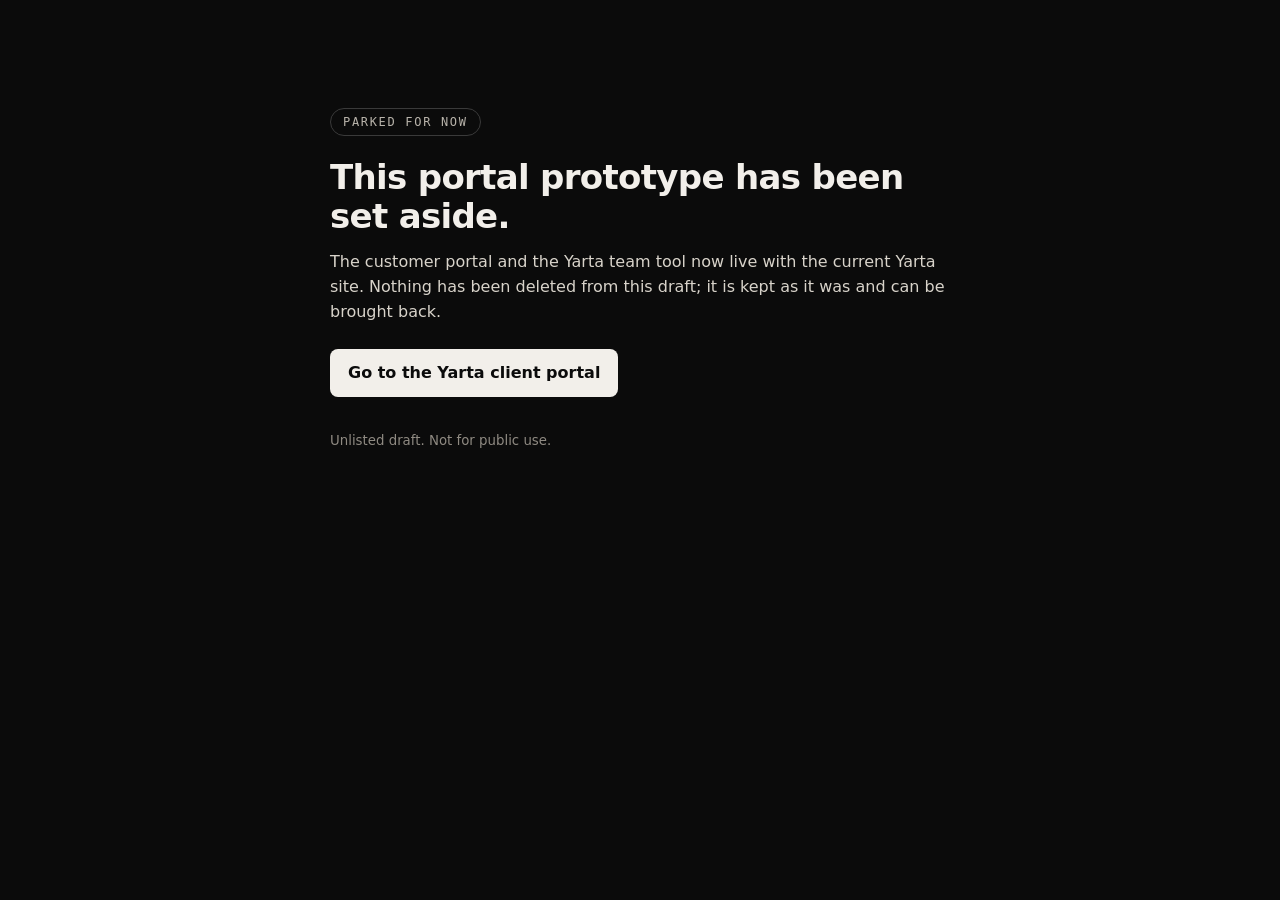
<file: portal/index.html>
<!doctype html>
<html lang="en-AU">
<head>
<meta charset="utf-8">
<meta name="viewport" content="width=device-width, initial-scale=1">
<title>Portal prototype — parked</title>
<meta name="robots" content="noindex, nofollow, noarchive">
<meta name="theme-color" content="#0B0B0B">
<style>
  html,body{margin:0;background:#0B0B0B;color:#F2EFEA;font:16px/1.55 Inter,system-ui,-apple-system,"Segoe UI",Arial,sans-serif}
  main{max-width:620px;margin:0 auto;padding:12vh 24px}
  .tag{display:inline-block;font:500 12px/1 ui-monospace,Menlo,Consolas,monospace;letter-spacing:.14em;text-transform:uppercase;color:#B9B4AB;border:1px solid #3a3a3a;border-radius:999px;padding:7px 12px}
  h1{font:800 34px/1.15 Archivo,Inter,system-ui,sans-serif;letter-spacing:-.02em;margin:22px 0 14px}
  p{color:#D8D3CA;margin:0 0 14px}
  a.btn{display:inline-block;margin-top:10px;background:#F2EFEA;color:#0B0B0B;text-decoration:none;font-weight:700;border-radius:8px;padding:12px 18px}
  a.btn:hover,a.btn:focus-visible{background:#fff}
  small{display:block;margin-top:34px;color:#8f8a82}
</style>
</head>
<body>
<main>
  <span class="tag">Parked for now</span>
  <h1>This portal prototype has been set aside.</h1>
  <p>The customer portal and the Yarta team tool now live with the current Yarta site. Nothing has been deleted from this draft; it is kept as it was and can be brought back.</p>
  <a class="btn" href="https://rdodeployme.github.io/yes-site/portal/">Go to the Yarta client portal</a>
  <small>Unlisted draft. Not for public use.</small>
</main>
</body>
</html>
</file>
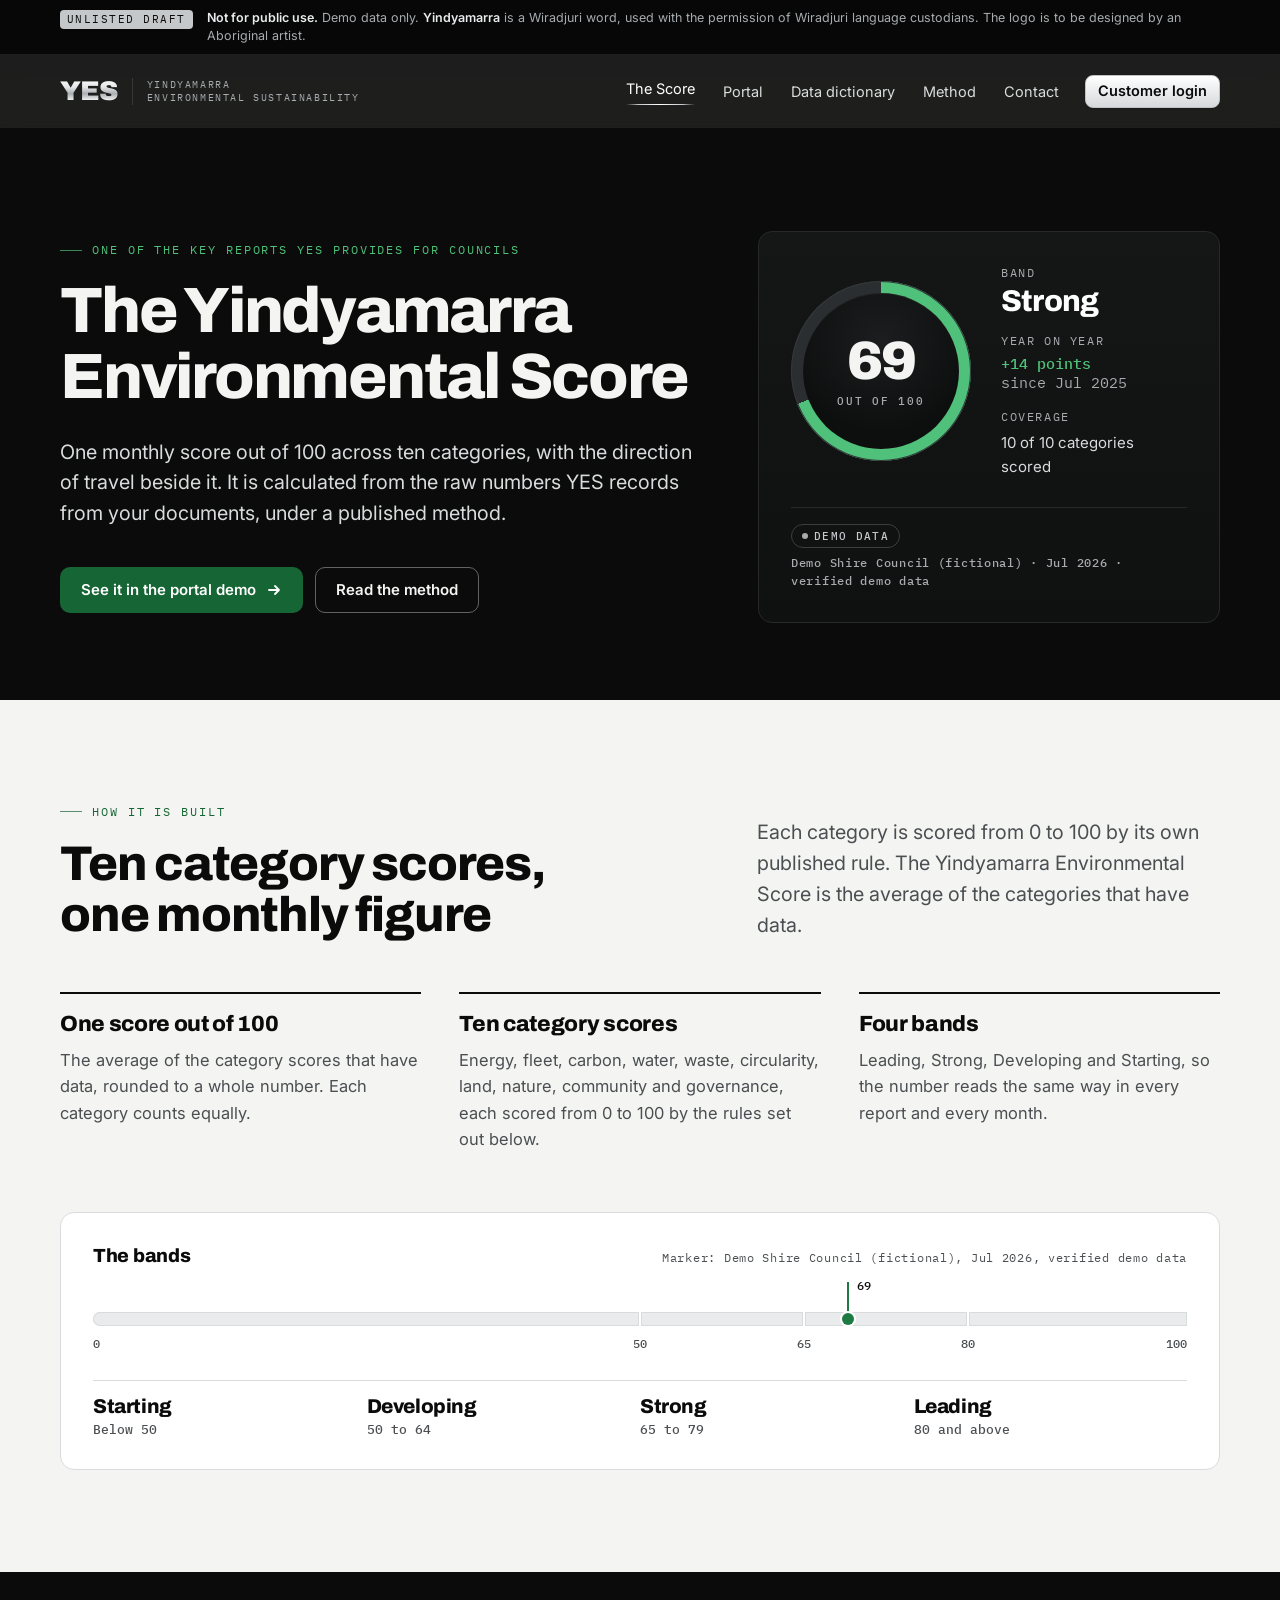
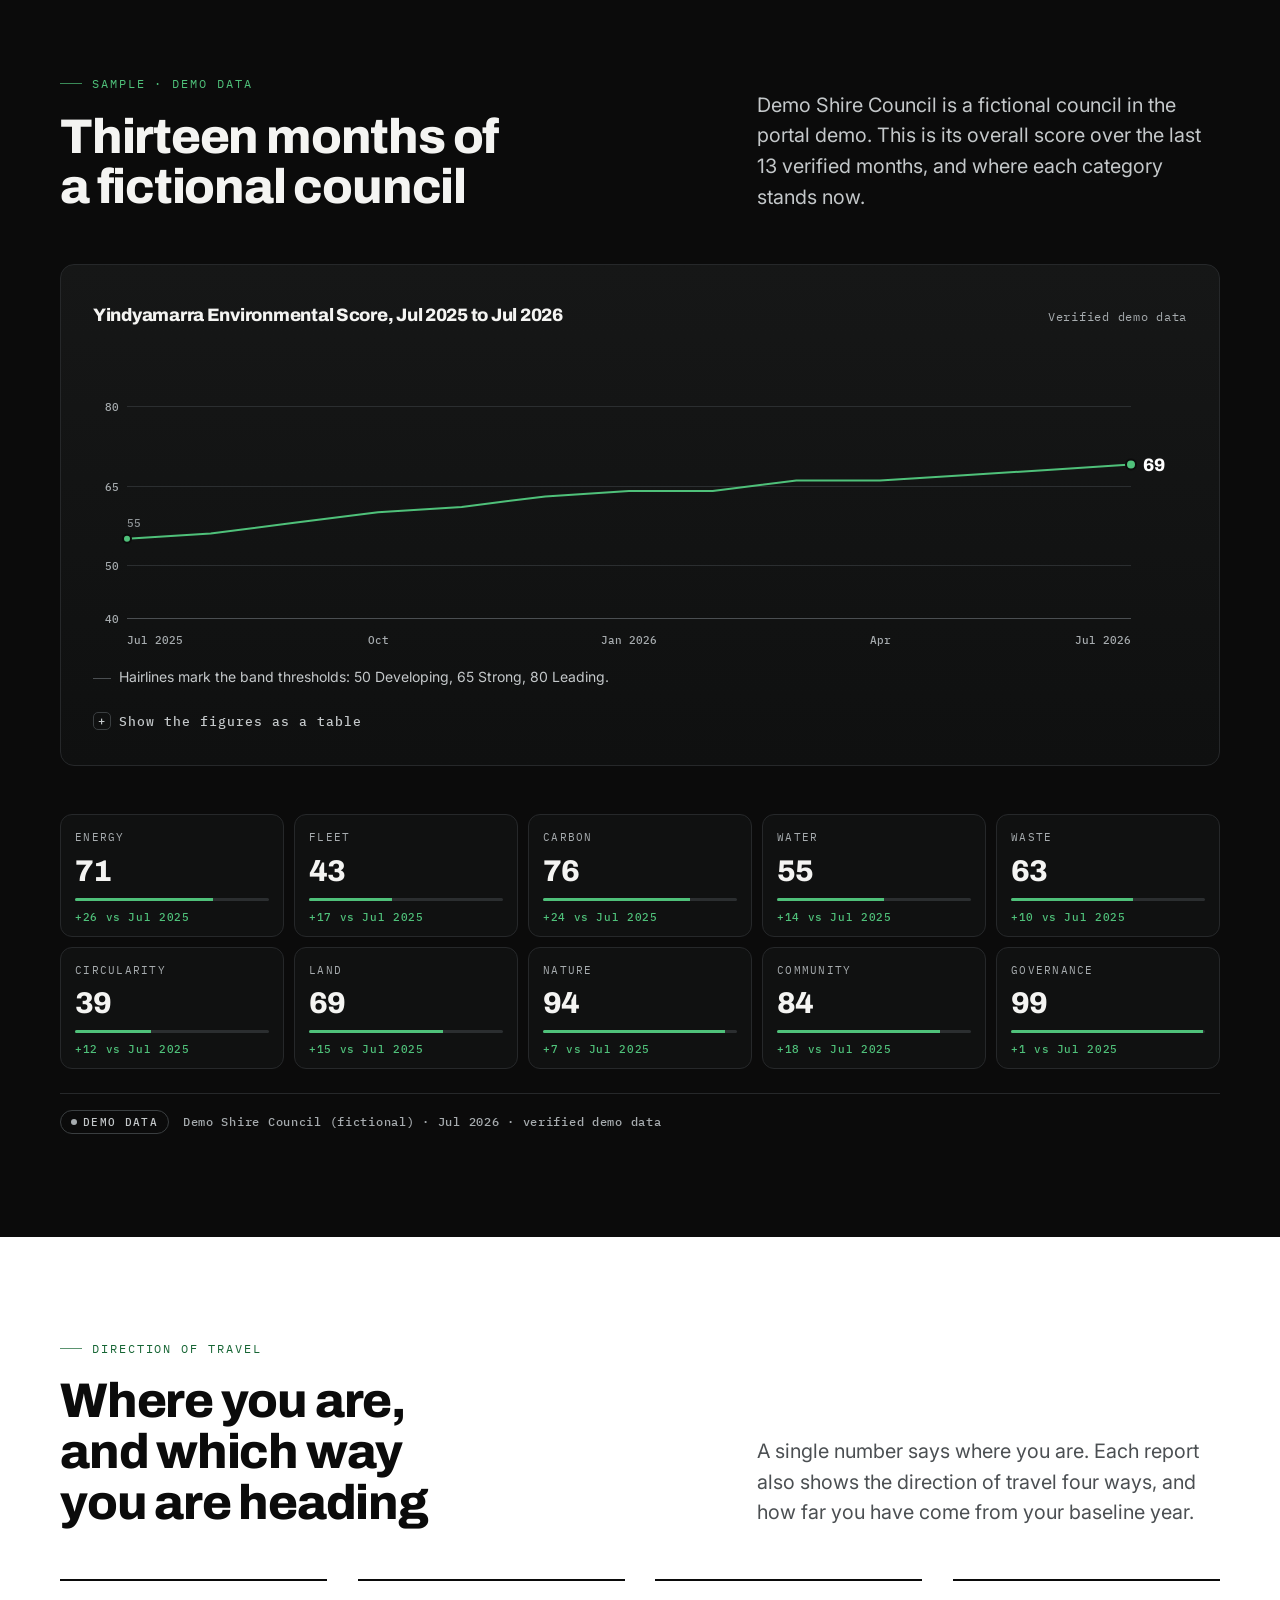
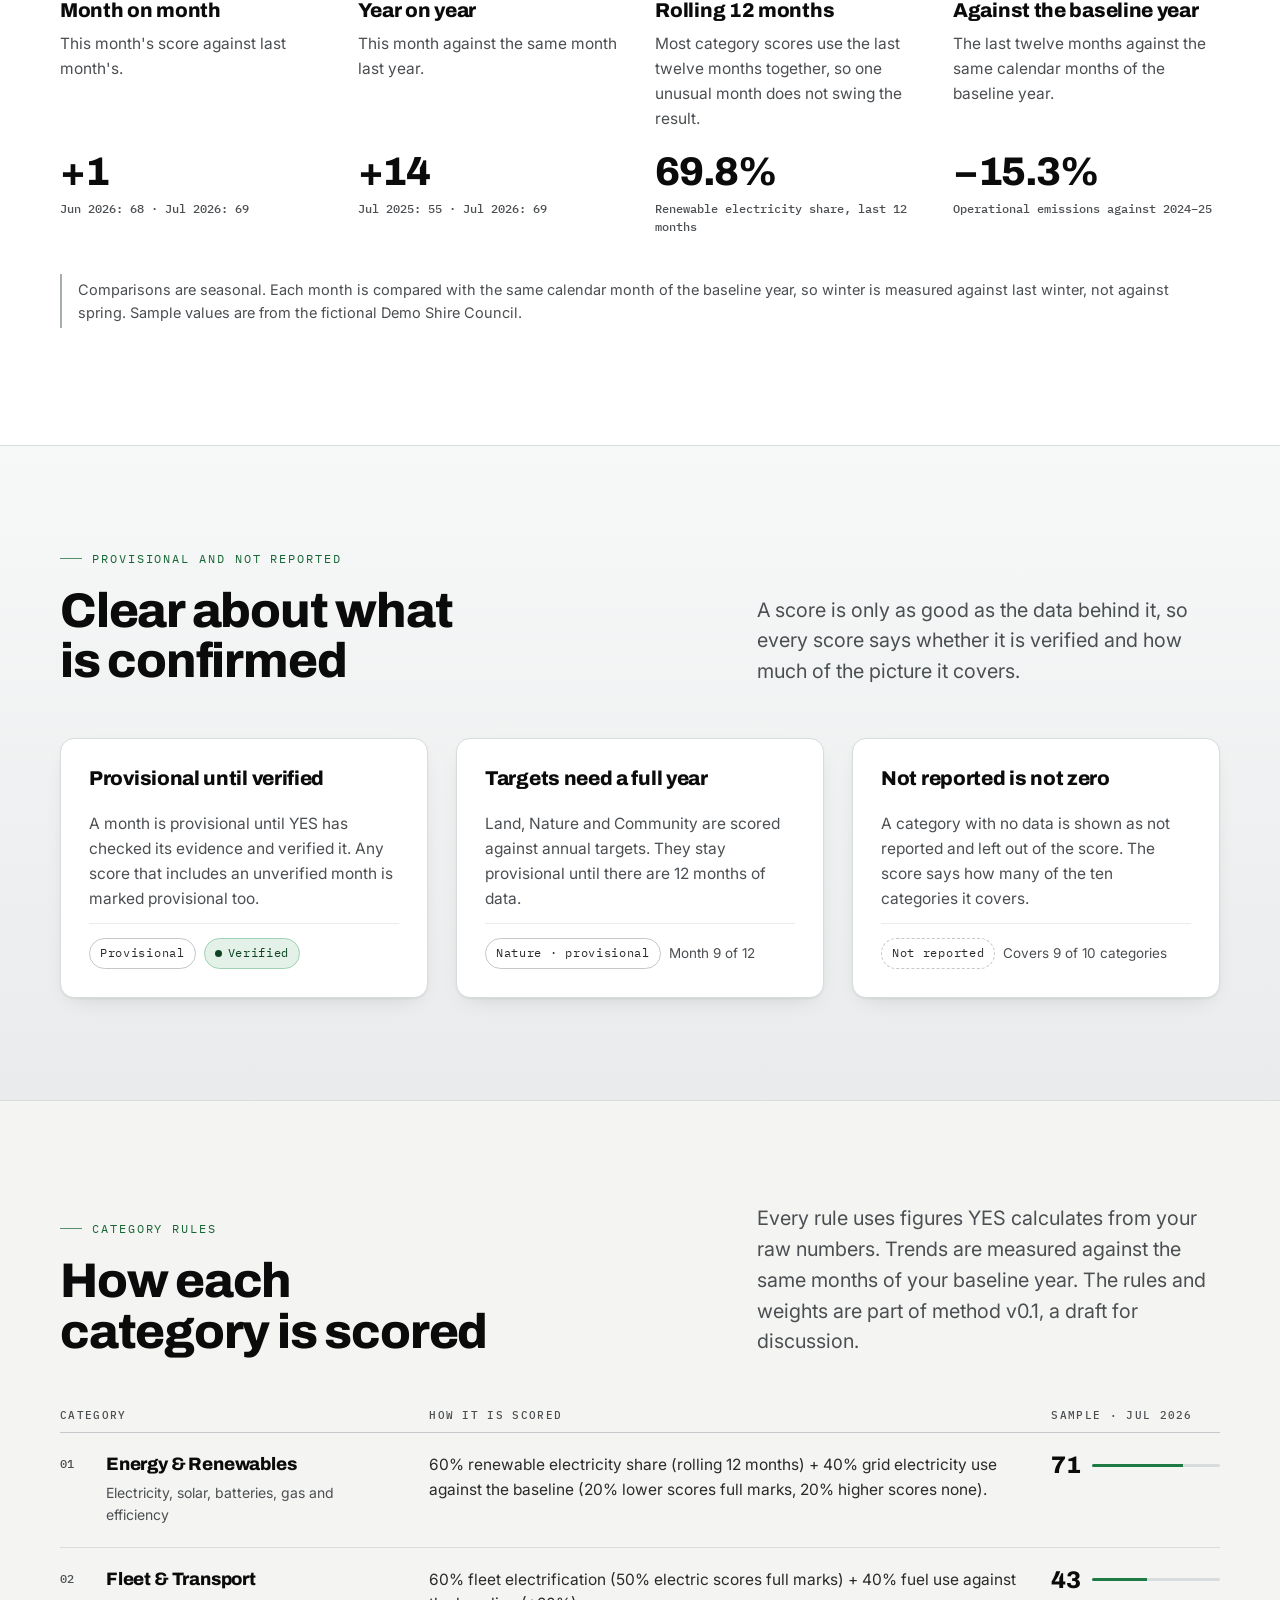
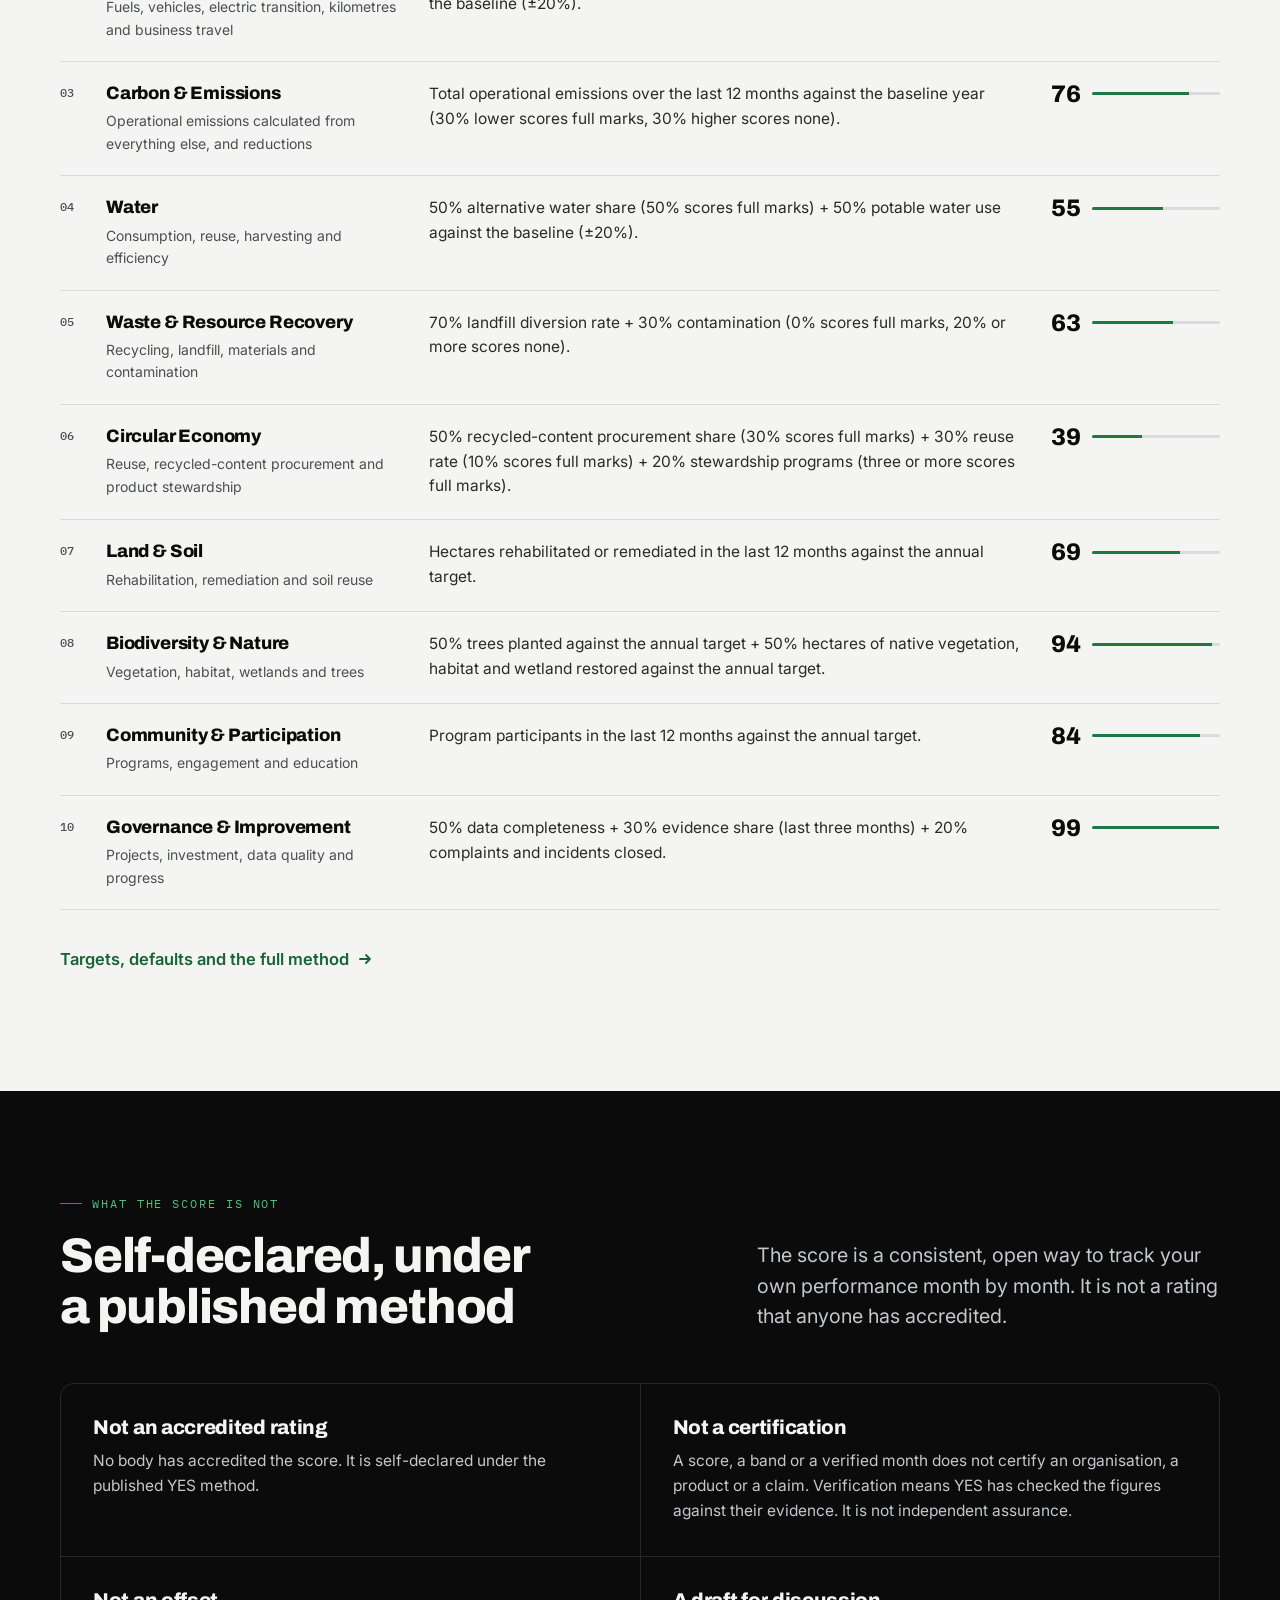
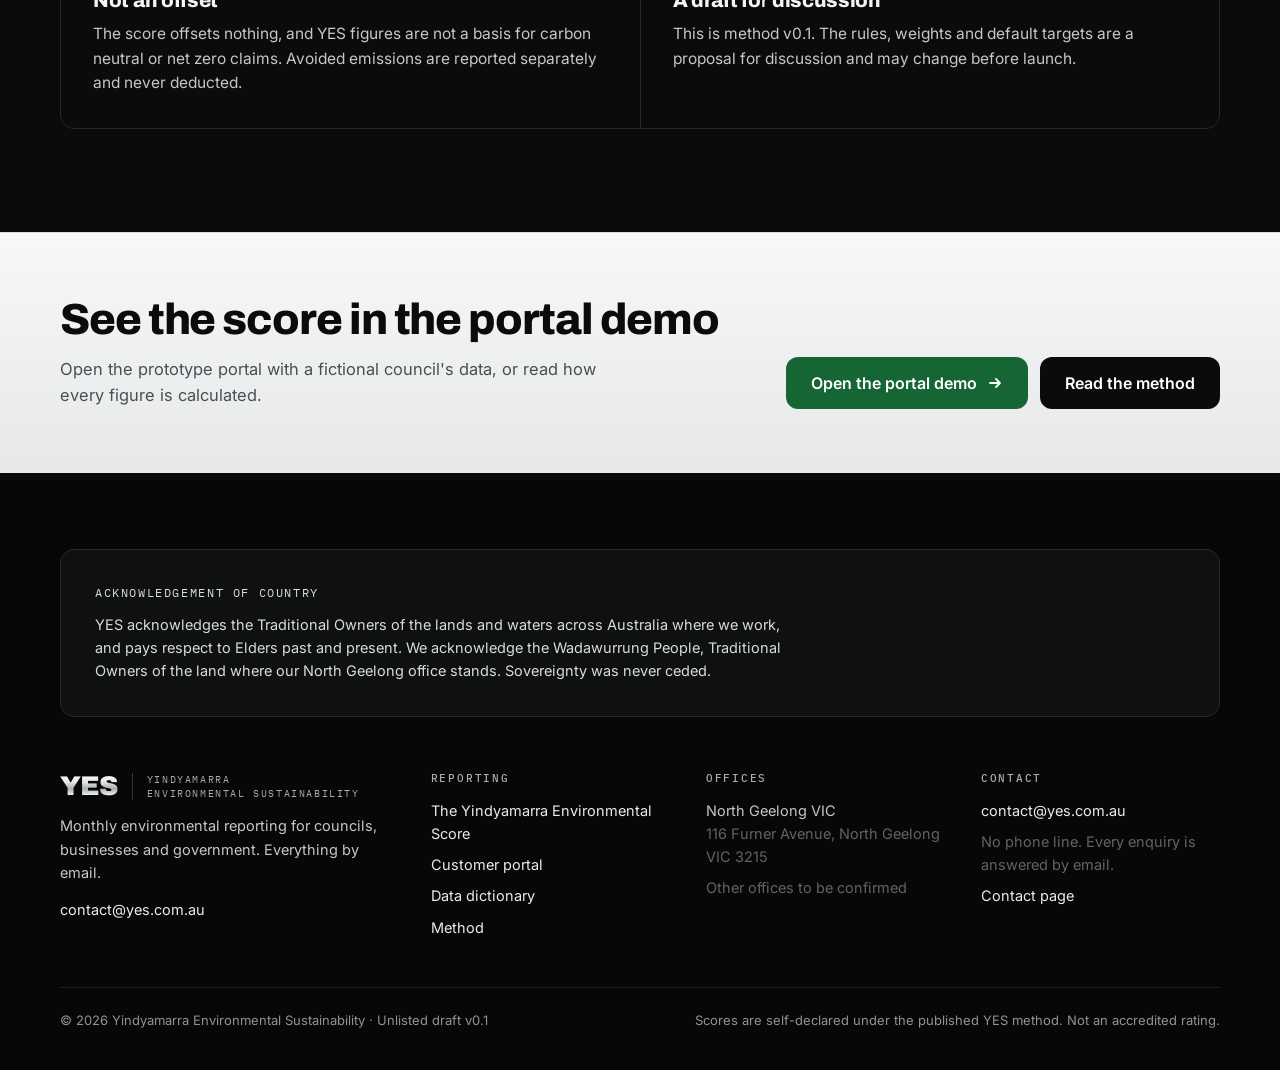
<file: score/index.html>
<!doctype html>
<html lang="en-AU" class="no-js">
<head>
<meta charset="utf-8">
<meta name="viewport" content="width=device-width, initial-scale=1">
<title>The Yindyamarra Environmental Score · YES</title>
<meta name="description" content="One monthly score out of 100 across ten categories, with the direction of travel. One of the key reports YES provides for councils.">
<meta name="robots" content="noindex, nofollow, noarchive">
<meta name="theme-color" content="#0B0B0B">
<link rel="icon" href="../assets/img/favicon.svg" type="image/svg+xml">
<link rel="preconnect" href="https://fonts.googleapis.com"><link rel="preconnect" href="https://fonts.gstatic.com" crossorigin>
<link href="https://fonts.googleapis.com/css2?family=Archivo:wght@500;600;700;800;900&family=Inter:wght@400;500;600;700&family=IBM+Plex+Mono:wght@400;500&display=swap" rel="stylesheet">
<link rel="stylesheet" href="../assets/css/yes.css?v=202609281957">

<script>document.documentElement.classList.remove('no-js');</script>
</head>
<body class="page-score">
<a class="sr-only" href="#main">Skip to content</a>
<div class="draft" role="note"><div class="wrap"><span class="tag">Unlisted draft</span><span><b>Not for public use.</b> Demo data only. <b>Yindyamarra</b> is a Wiradjuri word, used with the permission of Wiradjuri language custodians. The logo is to be designed by an Aboriginal artist.</span></div></div>
<header class="hdr"><div class="wrap">
  <a class="brand" href="../" aria-label="YES home"><span class="mark silver">YES</span><span class="full">Yindyamarra<br>Environmental Sustainability</span></a>
  <button class="menu-btn" type="button" aria-expanded="false" aria-controls="nav">MENU</button>
  <nav class="nav" id="nav" aria-label="Main"><a href="../score/" aria-current="page">The Score</a><a href="../portal/">Portal</a><a href="../data-dictionary/">Data dictionary</a><a href="../method/">Method</a><a href="../contact/">Contact</a><a class="btn btn-silver btn-sm" href="../portal/">Customer login</a></nav>
</div></header>
<main id="main">
<link rel="stylesheet" href="../assets/css/pages.css?v=1">

<!-- Hero with the live sample score (demo data; static values are the fallback) -->
<section class="hero hero-sub score-hero">
  <div class="wrap">
    <div class="split rev">
      <div>
        <p class="eyebrow">One of the key reports YES provides for councils</p>
        <h1>The Yindyamarra Environmental Score</h1>
        <p class="lead">One monthly score out of 100 across ten categories, with the direction of travel beside it. It is calculated from the raw numbers YES records from your documents, under a published method.</p>
        <div class="btn-row">
          <a class="btn btn-primary" href="../portal/">See it in the portal demo <svg viewBox="0 0 16 16" fill="none" stroke="currentColor" stroke-width="1.8" stroke-linecap="round" stroke-linejoin="round" aria-hidden="true"><path d="M3 8h10M9 4l4 4-4 4"/></svg></a>
          <a class="btn btn-ghost" href="../method/#score">Read the method</a>
        </div>
      </div>
      <div class="sp reveal" data-sp>
        <div class="sp-head">
          <div class="score-ring" style="--v:69" role="img" aria-label="Score 69 out of 100"><div class="in"><div class="v" data-f="score">69</div><div class="of">out of 100</div></div></div>
          <div class="sp-meta">
            <div><p class="kicker">Band</p><p class="sp-band" data-f="band">Strong</p></div>
            <div><p class="kicker">Year on year</p><p class="sp-yoy" data-f="yoy">+14 points <span>since Jul 2025</span></p></div>
            <div><p class="kicker">Coverage</p><p class="sp-cov" data-f="cov">10 of 10 categories scored</p></div>
          </div>
        </div>
        <p class="sp-cap"><span class="tag-demo">Demo data</span><span data-f="cap">Demo Shire Council (fictional) · Jul 2026 · verified demo data</span></p>
      </div>
    </div>
  </div>
</section>

<!-- How the score is built; bands read live from YESE.band -->
<section class="sec" id="how">
  <div class="wrap">
    <div class="sec-head reveal">
      <div><p class="eyebrow">How it is built</p><h2>Ten category scores, one monthly figure</h2></div>
      <p class="lead">Each category is scored from 0 to 100 by its own published rule. The Yindyamarra Environmental Score is the average of the categories that have data.</p>
    </div>
    <div class="built reveal">
      <div><h3>One score out of 100</h3><p>The average of the category scores that have data, rounded to a whole number. Each category counts equally.</p></div>
      <div><h3>Ten category scores</h3><p>Energy, fleet, carbon, water, waste, circularity, land, nature, community and governance, each scored from 0 to 100 by the rules set out below.</p></div>
      <div><h3>Four bands</h3><p>Leading, Strong, Developing and Starting, so the number reads the same way in every report and every month.</p></div>
    </div>
    <figure class="bscale reveal" data-bscale>
      <div class="bscale-top"><h3>The bands</h3><figcaption class="meta" data-f="bcap">Marker: Demo Shire Council (fictional), Jul 2026, verified demo data</figcaption></div>
      <div class="bscale-track" aria-hidden="true" data-f="btrack">
        <span class="s" style="left:0;width:calc(50% - 1px)"></span><span class="s" style="left:calc(50% + 1px);width:calc(15% - 2px)"></span><span class="s" style="left:calc(65% + 1px);width:calc(15% - 2px)"></span><span class="s" style="left:calc(80% + 1px);width:calc(20% - 1px)"></span>
        <span class="bscale-mk" style="left:69%"><span>69</span></span>
      </div>
      <div class="bscale-ticks" aria-hidden="true" data-f="bticks"><span style="left:0">0</span><span style="left:50%">50</span><span style="left:65%">65</span><span style="left:80%">80</span><span style="left:100%">100</span></div>
      <ol class="bands" data-f="blist">
        <li><b>Starting</b><span>Below 50</span></li>
        <li><b>Developing</b><span>50 to 64</span></li>
        <li><b>Strong</b><span>65 to 79</span></li>
        <li><b>Leading</b><span>80 and above</span></li>
      </ol>
    </figure>
  </div>
</section>

<!-- Sample: 13 months of the overall score (inline SVG drawn from the series) and the ten category scores -->
<section class="sec sec-dark mbm" id="sample">
  <div class="wrap">
    <div class="sec-head reveal">
      <div><p class="eyebrow">Sample · demo data</p><h2>Thirteen months of a fictional council</h2></div>
      <p class="lead">Demo Shire Council is a fictional council in the portal demo. This is its overall score over the last 13 verified months, and where each category stands now.</p>
    </div>
    <div class="card-dark reveal">
      <div class="bscale-top"><h3 data-f="ctitle">Yindyamarra Environmental Score, Jul 2025 to Jul 2026</h3><p class="meta">Verified demo data</p></div>
      <div class="lc" data-chart><noscript><p class="muted">The chart needs JavaScript. The figures are in the table below.</p></noscript></div>
      <p class="lc-legend"><span><i aria-hidden="true"></i><span data-f="clegend">Hairlines mark the band thresholds: 50 Developing, 65 Strong, 80 Leading.</span></span></p>
      <details class="tview">
        <summary>Show the figures as a table</summary>
        <div class="tbl-wrap"><table class="tbl"><caption class="sr-only">Overall score by month, demo data</caption><thead><tr><th scope="col">Month</th><th scope="col" class="r">Score</th><th scope="col">Band</th><th scope="col" class="r">Change on the month before</th></tr></thead>
          <tbody data-f="ctable">
            <tr><td>Jul 2025</td><td class="r">55</td><td>Developing</td><td class="r">+1</td></tr>
            <tr><td>Aug 2025</td><td class="r">56</td><td>Developing</td><td class="r">+1</td></tr>
            <tr><td>Sep 2025</td><td class="r">58</td><td>Developing</td><td class="r">+2</td></tr>
            <tr><td>Oct 2025</td><td class="r">60</td><td>Developing</td><td class="r">+2</td></tr>
            <tr><td>Nov 2025</td><td class="r">61</td><td>Developing</td><td class="r">+1</td></tr>
            <tr><td>Dec 2025</td><td class="r">63</td><td>Developing</td><td class="r">+2</td></tr>
            <tr><td>Jan 2026</td><td class="r">64</td><td>Developing</td><td class="r">+1</td></tr>
            <tr><td>Feb 2026</td><td class="r">64</td><td>Developing</td><td class="r">0</td></tr>
            <tr><td>Mar 2026</td><td class="r">66</td><td>Strong</td><td class="r">+2</td></tr>
            <tr><td>Apr 2026</td><td class="r">66</td><td>Strong</td><td class="r">0</td></tr>
            <tr><td>May 2026</td><td class="r">67</td><td>Strong</td><td class="r">+1</td></tr>
            <tr><td>Jun 2026</td><td class="r">68</td><td>Strong</td><td class="r">+1</td></tr>
            <tr><td>Jul 2026</td><td class="r">69</td><td>Strong</td><td class="r">+1</td></tr>
          </tbody></table></div>
      </details>
    </div>
    <div class="subscores reveal" data-f="subs">
      <div class="sub"><div class="n">Energy</div><div class="v">71</div><div class="bar" aria-hidden="true"><i style="width:71%"></i></div><span class="st up">+26 vs Jul 2025</span></div>
      <div class="sub"><div class="n">Fleet</div><div class="v">43</div><div class="bar" aria-hidden="true"><i style="width:43%"></i></div><span class="st up">+17 vs Jul 2025</span></div>
      <div class="sub"><div class="n">Carbon</div><div class="v">76</div><div class="bar" aria-hidden="true"><i style="width:76%"></i></div><span class="st up">+24 vs Jul 2025</span></div>
      <div class="sub"><div class="n">Water</div><div class="v">55</div><div class="bar" aria-hidden="true"><i style="width:55%"></i></div><span class="st up">+14 vs Jul 2025</span></div>
      <div class="sub"><div class="n">Waste</div><div class="v">63</div><div class="bar" aria-hidden="true"><i style="width:63%"></i></div><span class="st up">+10 vs Jul 2025</span></div>
      <div class="sub"><div class="n">Circularity</div><div class="v">39</div><div class="bar" aria-hidden="true"><i style="width:39%"></i></div><span class="st up">+12 vs Jul 2025</span></div>
      <div class="sub"><div class="n">Land</div><div class="v">69</div><div class="bar" aria-hidden="true"><i style="width:69%"></i></div><span class="st up">+15 vs Jul 2025</span></div>
      <div class="sub"><div class="n">Nature</div><div class="v">94</div><div class="bar" aria-hidden="true"><i style="width:94%"></i></div><span class="st up">+7 vs Jul 2025</span></div>
      <div class="sub"><div class="n">Community</div><div class="v">84</div><div class="bar" aria-hidden="true"><i style="width:84%"></i></div><span class="st up">+18 vs Jul 2025</span></div>
      <div class="sub"><div class="n">Governance</div><div class="v">99</div><div class="bar" aria-hidden="true"><i style="width:99%"></i></div><span class="st up">+1 vs Jul 2025</span></div>
    </div>
    <p class="sp-cap mt-2"><span class="tag-demo">Demo data</span><span data-f="cap2">Demo Shire Council (fictional) · Jul 2026 · verified demo data</span></p>
  </div>
</section>

<!-- Direction of travel (sample values live from the demo series) -->
<section class="sec sec-white" id="direction">
  <div class="wrap">
    <div class="sec-head reveal">
      <div><p class="eyebrow">Direction of travel</p><h2>Where you are, and which way you are heading</h2></div>
      <p class="lead">A single number says where you are. Each report also shows the direction of travel four ways, and how far you have come from your baseline year.</p>
    </div>
    <div class="dirs">
      <div class="dir reveal"><h3>Month on month</h3><p class="d">This month's score against last month's.</p><b class="dv" data-f="mom">+1</b><span class="ds" data-f="mom-s">Jun 2026: 68 · Jul 2026: 69</span></div>
      <div class="dir reveal"><h3>Year on year</h3><p class="d">This month against the same month last year.</p><b class="dv" data-f="yoy2">+14</b><span class="ds" data-f="yoy2-s">Jul 2025: 55 · Jul 2026: 69</span></div>
      <div class="dir reveal"><h3>Rolling 12 months</h3><p class="d">Most category scores use the last twelve months together, so one unusual month does not swing the result.</p><b class="dv" data-f="r12">69.8%</b><span class="ds">Renewable electricity share, last 12 months</span></div>
      <div class="dir reveal"><h3>Against the baseline year</h3><p class="d">The last twelve months against the same calendar months of the baseline year.</p><b class="dv" data-f="base">−15.3%</b><span class="ds" data-f="base-s">Operational emissions against 2024–25</span></div>
    </div>
    <p class="note seasonal reveal">Comparisons are seasonal. Each month is compared with the same calendar month of the baseline year, so winter is measured against last winter, not against spring. Sample values are from the fictional Demo Shire Council.</p>
  </div>
</section>

<!-- Provisional, targets and not reported -->
<section class="sec sec-silver" id="provisional">
  <div class="wrap">
    <div class="sec-head reveal">
      <div><p class="eyebrow">Provisional and not reported</p><h2>Clear about what is confirmed</h2></div>
      <p class="lead">A score is only as good as the data behind it, so every score says whether it is verified and how much of the picture it covers.</p>
    </div>
    <div class="rules">
      <div class="card reveal"><h3>Provisional until verified</h3><p>A month is provisional until YES has checked its evidence and verified it. Any score that includes an unverified month is marked provisional too.</p><p class="eg"><span class="chip">Provisional</span><span class="chip g"><span class="dot"></span>Verified</span></p></div>
      <div class="card reveal"><h3>Targets need a full year</h3><p>Land, Nature and Community are scored against annual targets. They stay provisional until there are 12 months of data.</p><p class="eg"><span class="chip">Nature · provisional</span><span>Month 9 of 12</span></p></div>
      <div class="card reveal"><h3>Not reported is not zero</h3><p>A category with no data is shown as not reported and left out of the score. The score says how many of the ten categories it covers.</p><p class="eg"><span class="chip dash">Not reported</span><span>Covers 9 of 10 categories</span></p></div>
    </div>
  </div>
</section>

<!-- How each category is scored: rendered live from YESE.SCORE_METHOD; the list below is the static fallback -->
<section class="sec" id="rules">
  <div class="wrap">
    <div class="sec-head reveal">
      <div><p class="eyebrow">Category rules</p><h2>How each category is scored</h2></div>
      <p class="lead">Every rule uses figures YES calculates from your raw numbers. Trends are measured against the same months of your baseline year. The rules and weights are part of method v0.1, a draft for discussion.</p>
    </div>
    <div class="smeth-hd" aria-hidden="true"><span>Category</span><span>How it is scored</span><span data-f="shd">Sample · Jul 2026</span></div>
    <ol class="smeth reveal" data-f="smeth">
      <li><div class="h"><span class="i">01</span><h3>Energy &amp; Renewables</h3><p>Electricity, solar, batteries, gas and efficiency</p></div><p class="how">60% renewable electricity share (rolling 12 months) + 40% grid electricity use against the baseline (20% lower scores full marks, 20% higher scores none).</p><div class="sv"><span class="sr-only">Sample score </span><b>71</b><span class="bar" aria-hidden="true"><i style="width:71%"></i></span></div></li>
      <li><div class="h"><span class="i">02</span><h3>Fleet &amp; Transport</h3><p>Fuels, vehicles, electric transition, kilometres and business travel</p></div><p class="how">60% fleet electrification (50% electric scores full marks) + 40% fuel use against the baseline (±20%).</p><div class="sv"><span class="sr-only">Sample score </span><b>43</b><span class="bar" aria-hidden="true"><i style="width:43%"></i></span></div></li>
      <li><div class="h"><span class="i">03</span><h3>Carbon &amp; Emissions</h3><p>Operational emissions calculated from everything else, and reductions</p></div><p class="how">Total operational emissions over the last 12 months against the baseline year (30% lower scores full marks, 30% higher scores none).</p><div class="sv"><span class="sr-only">Sample score </span><b>76</b><span class="bar" aria-hidden="true"><i style="width:76%"></i></span></div></li>
      <li><div class="h"><span class="i">04</span><h3>Water</h3><p>Consumption, reuse, harvesting and efficiency</p></div><p class="how">50% alternative water share (50% scores full marks) + 50% potable water use against the baseline (±20%).</p><div class="sv"><span class="sr-only">Sample score </span><b>55</b><span class="bar" aria-hidden="true"><i style="width:55%"></i></span></div></li>
      <li><div class="h"><span class="i">05</span><h3>Waste &amp; Resource Recovery</h3><p>Recycling, landfill, materials and contamination</p></div><p class="how">70% landfill diversion rate + 30% contamination (0% scores full marks, 20% or more scores none).</p><div class="sv"><span class="sr-only">Sample score </span><b>63</b><span class="bar" aria-hidden="true"><i style="width:63%"></i></span></div></li>
      <li><div class="h"><span class="i">06</span><h3>Circular Economy</h3><p>Reuse, recycled-content procurement and product stewardship</p></div><p class="how">50% recycled-content procurement share (30% scores full marks) + 30% reuse rate (10% scores full marks) + 20% stewardship programs (three or more scores full marks).</p><div class="sv"><span class="sr-only">Sample score </span><b>39</b><span class="bar" aria-hidden="true"><i style="width:39%"></i></span></div></li>
      <li><div class="h"><span class="i">07</span><h3>Land &amp; Soil</h3><p>Rehabilitation, remediation and soil reuse</p></div><p class="how">Hectares rehabilitated or remediated in the last 12 months against the annual target.</p><div class="sv"><span class="sr-only">Sample score </span><b>69</b><span class="bar" aria-hidden="true"><i style="width:69%"></i></span></div></li>
      <li><div class="h"><span class="i">08</span><h3>Biodiversity &amp; Nature</h3><p>Vegetation, habitat, wetlands and trees</p></div><p class="how">50% trees planted against the annual target + 50% hectares of native vegetation, habitat and wetland restored against the annual target.</p><div class="sv"><span class="sr-only">Sample score </span><b>94</b><span class="bar" aria-hidden="true"><i style="width:94%"></i></span></div></li>
      <li><div class="h"><span class="i">09</span><h3>Community &amp; Participation</h3><p>Programs, engagement and education</p></div><p class="how">Program participants in the last 12 months against the annual target.</p><div class="sv"><span class="sr-only">Sample score </span><b>84</b><span class="bar" aria-hidden="true"><i style="width:84%"></i></span></div></li>
      <li><div class="h"><span class="i">10</span><h3>Governance &amp; Improvement</h3><p>Projects, investment, data quality and progress</p></div><p class="how">50% data completeness + 30% evidence share (last three months) + 20% complaints and incidents closed.</p><div class="sv"><span class="sr-only">Sample score </span><b>99</b><span class="bar" aria-hidden="true"><i style="width:99%"></i></span></div></li>
    </ol>
    <p class="mt-3 reveal"><a class="link-go" href="../method/#score">Targets, defaults and the full method <svg viewBox="0 0 16 16" fill="none" stroke="currentColor" stroke-width="1.8" stroke-linecap="round" stroke-linejoin="round" aria-hidden="true"><path d="M3 8h10M9 4l4 4-4 4"/></svg></a></p>
  </div>
</section>

<!-- What the score is not -->
<section class="sec sec-dark" id="not">
  <div class="wrap">
    <div class="sec-head reveal">
      <div><p class="eyebrow">What the score is not</p><h2>Self-declared, under a published method</h2></div>
      <p class="lead">The score is a consistent, open way to track your own performance month by month. It is not a rating that anyone has accredited.</p>
    </div>
    <div class="nots reveal">
      <div><h3>Not an accredited rating</h3><p>No body has accredited the score. It is self-declared under the published YES method.</p></div>
      <div><h3>Not a certification</h3><p>A score, a band or a verified month does not certify an organisation, a product or a claim. Verification means YES has checked the figures against their evidence. It is not independent assurance.</p></div>
      <div><h3>Not an offset</h3><p>The score offsets nothing, and YES figures are not a basis for carbon neutral or net zero claims. Avoided emissions are reported separately and never deducted.</p></div>
      <div><h3>A draft for discussion</h3><p>This is method v0.1. The rules, weights and default targets are a proposal for discussion and may change before launch.</p></div>
    </div>
  </div>
</section>

<section class="sec tight cta">
  <div class="wrap cta-in reveal">
    <div>
      <h2>See the score in the portal demo</h2>
      <p>Open the prototype portal with a fictional council's data, or read how every figure is calculated.</p>
    </div>
    <div class="btn-row">
      <a class="btn btn-primary btn-lg" href="../portal/">Open the portal demo <svg viewBox="0 0 16 16" fill="none" stroke="currentColor" stroke-width="1.8" stroke-linecap="round" stroke-linejoin="round" aria-hidden="true"><path d="M3 8h10M9 4l4 4-4 4"/></svg></a>
      <a class="btn btn-ink btn-lg" href="../method/">Read the method</a>
    </div>
  </div>
</section>



</main>
<footer class="ftr"><div class="wrap">
  <div class="ack"><p class="kicker" style="margin-bottom:10px">Acknowledgement of Country</p><p style="margin:0">YES acknowledges the Traditional Owners of the lands and waters across Australia where we work, and pays respect to Elders past and present. We acknowledge the Wadawurrung People, Traditional Owners of the land where our North Geelong office stands. Sovereignty was never ceded.</p></div>
  <div class="ftr-grid mt-4">
    <div><div class="brand" style="margin-bottom:14px"><span class="mark silver">YES</span><span class="full">Yindyamarra<br>Environmental Sustainability</span></div><p style="max-width:40ch">Monthly environmental reporting for councils, businesses and government. Everything by email.</p><p><a href="mailto:contact@yes.com.au">contact@yes.com.au</a></p></div>
    <div><h2 class="fh">Reporting</h2><ul><li><a href="../score/">The Yindyamarra Environmental Score</a></li><li><a href="../portal/">Customer portal</a></li><li><a href="../data-dictionary/">Data dictionary</a></li><li><a href="../method/">Method</a></li></ul></div>
    <div><h2 class="fh">Offices</h2><ul><li>North Geelong VIC<br><span class="muted">116 Furner Avenue, North Geelong VIC 3215</span></li><li><span class="muted">Other offices to be confirmed</span></li></ul></div>
    <div><h2 class="fh">Contact</h2><ul><li><a href="mailto:contact@yes.com.au">contact@yes.com.au</a></li><li><span class="muted">No phone line. Every enquiry is answered by email.</span></li><li><a href="../contact/">Contact page</a></li></ul></div>
  </div>
  <div class="base"><span>© 2026 Yindyamarra Environmental Sustainability · Unlisted draft v0.1</span><span>Scores are self-declared under the published YES method. Not an accredited rating.</span></div>
</div></footer>
<script src="../assets/js/site.js?v=202609281957"></script>
<script src="../assets/js/dictionary.js?v=202609281957"></script>
<script src="../assets/js/engine.js?v=202609281957"></script>
<script src="../assets/js/demo-data.js?v=202609281957"></script>
<script>
/* Score page: everything below is recalculated live from the demo data with the YES engine. Static HTML is the fallback. */
(function(){
  var D=window.YESD, E=window.YESE, X=window.YESDEMO, d=document;
  if(!D||!E||!X) return;
  function f(k){ return d.querySelector('[data-f="'+k+'"]'); }
  function esc(s){ return String(s).replace(/[&<>"]/g,function(c){ return {'&':'&amp;','<':'&lt;','>':'&gt;','"':'&quot;'}[c]; }); }
  function sg(v,dp){ if(v==null||!isFinite(v)) return '—'; var a=Math.abs(v).toFixed(dp||0); return +a===0 ? '0' : (v>0?'+':'−')+a; }
  function pc(v,dp){ return Number(v).toLocaleString('en-AU',{minimumFractionDigits:dp,maximumFractionDigits:dp})+'%'; }
  var org, S, M, m, p, p1;
  try{
    org=X.build().orgs['demo-shire'];
    S=E.series(org.records.filter(function(r){ return r.status==='verified'; }), org.profile);
    M=S.months; m=M[M.length-1]; p=M.length>12?M[M.length-13]:null; p1=M.length>1?M[M.length-2]:null;
    if(!m||m.score==null) return;
  }catch(e){ return; }
  var who=org.profile.org_name+' (fictional)', when=E.label(m.month);

  /* bands, read from the engine */
  var segs=[], cur=null;
  for(var s=0;s<=100;s++){ var b=E.band(s); if(!cur||cur.b!==b){ cur={b:b,from:s}; segs.push(cur); } }
  segs.forEach(function(x,i){ x.to=i<segs.length-1?segs[i+1].from:100; });
  var TH=segs.slice(1).map(function(x){ return x.from; });

  /* hero panel */
  try{
    var box=d.querySelector('[data-sp]'), ring=box.querySelector('.score-ring');
    ring.style.setProperty('--v', m.score); ring.setAttribute('aria-label','Score '+m.score+' out of 100');
    f('score').textContent=m.score; f('band').textContent=m.band;
    var y=f('yoy');
    if(m.yoy==null||!p){ y.className='sp-yoy flat'; y.textContent='Needs 13 months of data'; }
    else { y.className='sp-yoy'+(m.yoy<0?' down':m.yoy===0?' flat':''); y.innerHTML=sg(m.yoy)+' points <span>since '+esc(E.label(p.month))+'</span>'; }
    f('cov').textContent=m.scored+' of '+D.CATEGORIES.length+' categories scored';
    f('cap').textContent=who+' · '+when+' · verified demo data';
    f('cap2').textContent=who+' · '+when+' · verified demo data';
  }catch(e){}

  /* band scale */
  try{
    f('btrack').innerHTML=segs.map(function(x,i){ var l=i?'calc('+x.from+'% + 1px)':'0', w='calc('+(x.to-x.from)+'% - '+(i&&i<segs.length-1?2:1)+'px)'; return '<span class="s" style="left:'+l+';width:'+w+'"></span>'; }).join('')+'<span class="bscale-mk'+(m.score>72?' flip':'')+'" style="left:'+m.score+'%"><span>'+m.score+'</span></span>';
    f('bticks').innerHTML=[0].concat(TH).concat([100]).map(function(t){ return '<span style="left:'+t+'%">'+t+'</span>'; }).join('');
    f('blist').innerHTML=segs.map(function(x,i){ var r=i===0?'Below '+segs[1].from:(i===segs.length-1?x.from+' and above':x.from+' to '+(x.to-1)); return '<li><b>'+esc(x.b)+'</b><span>'+r+'</span></li>'; }).join('');
    f('bcap').textContent='Marker: '+who+', '+when+', verified demo data';
  }catch(e){}

  /* 13-month line chart: inline SVG at the container's real width, crosshair and tooltip, keyboard with arrow keys */
  var pts=M.slice(-13).filter(function(x){ return x.score!=null; }).map(function(x,i,a){ return {k:x.month, v:x.score, b:x.band, c:i?x.score-a[i-1].score:x.mom}; });
  function chart(){
    var box=d.querySelector('[data-chart]'); if(!box||pts.length<2) return;
    var W=Math.max(280, Math.floor(box.getBoundingClientRect().width)); if(box._w===W) return; box._w=W;
    var narrow=W<620, n=pts.length, H=narrow?240:300, ml=34, mr=narrow?40:56, mt=28, mb=34, iw=W-ml-mr, ih=H-mt-mb, step=iw/(n-1);
    var vs=pts.map(function(q){ return q.v; });
    var lo=Math.max(0,Math.min(40,Math.floor((Math.min.apply(null,vs)-5)/10)*10)), hi=Math.min(100,Math.max(85,Math.ceil((Math.max.apply(null,vs)+5)/5)*5));
    function X(i){ return ml+i*step; }
    function Y(v){ return mt+ih-(v-lo)/(hi-lo)*ih; }
    function lab(k,i){ return (i===0||i===n-1||E.parse(k).m===0) ? E.label(k) : E.label(k).split(' ')[0]; }
    var a=pts[0], z=pts[n-1];
    var sum='Line chart. Yindyamarra Environmental Score for '+who+', '+E.label(a.k)+' to '+E.label(z.k)+': '+a.v+' to '+z.v+'. Use the left and right arrow keys to read each month.';
    var o=['<svg viewBox="0 0 '+W+' '+H+'" width="'+W+'" height="'+H+'" tabindex="0" role="img" aria-label="'+esc(sum)+'">'];
    TH.forEach(function(t){ if(t>lo&&t<hi){ var yy=Math.round(Y(t))+0.5; o.push('<line class="g" x1="'+ml+'" x2="'+(W-mr)+'" y1="'+yy+'" y2="'+yy+'"/><text class="tk" x="'+(ml-8)+'" y="'+(yy+4)+'" text-anchor="end">'+t+'</text>'); } });
    var yb=Math.round(Y(lo))+0.5;
    o.push('<line class="ax" x1="'+ml+'" x2="'+(W-mr)+'" y1="'+yb+'" y2="'+yb+'"/><text class="tk" x="'+(ml-8)+'" y="'+(yb+4)+'" text-anchor="end">'+lo+'</text>');
    var every=narrow?6:3;
    pts.forEach(function(q,i){ if(i%every===0||i===n-1) o.push('<text class="tk" x="'+X(i).toFixed(1)+'" y="'+(H-8)+'" text-anchor="'+(i===0?'start':i===n-1?'end':'middle')+'">'+esc(lab(q.k,i))+'</text>'); });
    o.push('<path class="ln" d="'+pts.map(function(q,i){ return (i?'L':'M')+X(i).toFixed(1)+' '+Y(q.v).toFixed(1); }).join(' ')+'"/>');
    o.push('<circle class="pt" cx="'+X(0).toFixed(1)+'" cy="'+Y(a.v).toFixed(1)+'" r="4"/><text class="tk r" x="'+X(0).toFixed(1)+'" y="'+(Y(a.v)-12).toFixed(1)+'">'+a.v+'</text>');
    o.push('<circle class="pt" cx="'+X(n-1).toFixed(1)+'" cy="'+Y(z.v).toFixed(1)+'" r="5"/><text class="end" x="'+(X(n-1)+12).toFixed(1)+'" y="'+(Y(z.v)+6).toFixed(1)+'">'+z.v+'</text>');
    o.push('<line class="xh" x1="0" x2="0" y1="'+mt+'" y2="'+(mt+ih)+'"/><circle class="hp" cx="0" cy="0" r="5"/></svg>');
    o.push('<div class="lc-tip" aria-hidden="true"><b></b><span></span></div><p class="sr-only" aria-live="polite"></p>');
    box.innerHTML=o.join('');
    var svg=box.querySelector('svg'), xh=svg.querySelector('.xh'), hp=svg.querySelector('.hp'), tip=box.querySelector('.lc-tip'), live=box.querySelector('[aria-live]'), at=-1;
    function show(i){ i=Math.max(0,Math.min(n-1,i)); at=i; var q=pts[i], xx=X(i), yy=Y(q.v);
      xh.setAttribute('x1',xx); xh.setAttribute('x2',xx); hp.setAttribute('cx',xx); hp.setAttribute('cy',yy);
      tip.querySelector('b').textContent=q.v; tip.querySelector('span').textContent=E.label(q.k)+' · '+q.b+(q.c!=null?' · '+sg(q.c)+' on the month':'');
      var tw=tip.offsetWidth||160; tip.style.left=Math.max(tw/2,Math.min(W-tw/2,xx))+'px'; tip.style.top=(yy-14)+'px';
      box.classList.add('on'); }
    function hide(){ box.classList.remove('on'); at=-1; }
    function idx(ev){ var r=svg.getBoundingClientRect(); return Math.round((ev.clientX-r.left-ml)/step); }
    svg.addEventListener('pointermove',function(ev){ show(idx(ev)); });
    svg.addEventListener('pointerdown',function(ev){ show(idx(ev)); });
    svg.addEventListener('pointerleave',hide);
    svg.addEventListener('focus',function(){ show(n-1); live.textContent=E.label(z.k)+': '+z.v+', '+z.b; });
    svg.addEventListener('blur',hide);
    svg.addEventListener('keydown',function(ev){
      if(ev.key==='ArrowLeft'||ev.key==='ArrowRight'){ ev.preventDefault(); show((at<0?n-1:at)+(ev.key==='ArrowRight'?1:-1)); var q=pts[at]; live.textContent=E.label(q.k)+': '+q.v+', '+q.b; }
      else if(ev.key==='Escape'){ hide(); }
    });
  }
  try{
    chart();
    var rt=null; window.addEventListener('resize',function(){ clearTimeout(rt); rt=setTimeout(chart,150); });
    f('ctitle').textContent='Yindyamarra Environmental Score, '+E.label(pts[0].k)+' to '+E.label(pts[pts.length-1].k);
    f('clegend').textContent='Hairlines mark the band thresholds: '+segs.slice(1).map(function(x){ return x.from+' '+x.b; }).join(', ')+'.';
    f('ctable').innerHTML=pts.map(function(q){ return '<tr><td>'+esc(E.label(q.k))+'</td><td class="r">'+q.v+'</td><td>'+esc(q.b)+'</td><td class="r">'+sg(q.c)+'</td></tr>'; }).join('');
  }catch(e){}

  /* category scores with year-on-year change (differences of the rounded scores shown) */
  try{
    f('subs').innerHTML=D.CATEGORIES.map(function(c){
      var v=m.scores[c.k], pv=p&&p.scores?p.scores[c.k]:null;
      if(v==null) return '<div class="sub nr"><div class="n" title="'+esc(c.name)+'">'+esc(c.short)+'</div><div class="v">—</div><div class="bar" aria-hidden="true"><i style="width:0"></i></div><span class="st">Not reported</span></div>';
      var r=Math.round(v), ch=pv==null?null:r-Math.round(pv);
      var st=m.prov&&m.prov[c.k] ? '<span class="st">Provisional</span>' : (ch==null?'':'<span class="st'+(ch>0?' up':'')+'">'+sg(ch)+' vs '+esc(E.label(p.month))+'</span>');
      return '<div class="sub"><div class="n" title="'+esc(c.name)+'">'+esc(c.short)+'</div><div class="v">'+r+'</div><div class="bar" aria-hidden="true"><i style="width:'+r+'%"></i></div>'+st+'</div>';
    }).join('');
  }catch(e){}

  /* direction of travel */
  try{
    if(m.mom!=null&&p1){ f('mom').textContent=sg(m.mom); f('mom-s').textContent=E.label(p1.month)+': '+p1.score+' · '+when+': '+m.score; }
    if(m.yoy!=null&&p){ f('yoy2').textContent=sg(m.yoy); f('yoy2-s').textContent=E.label(p.month)+': '+p.score+' · '+when+': '+m.score; }
    var R=m.r12;
    if(R.renew_pct!=null) f('r12').textContent=pc(R.renew_pct,1);
    if(R.base.total_t>0){ var ch=(R.total_t/R.base.total_t-1)*100; f('base').textContent=(ch>0?'+':ch<0?'−':'')+pc(Math.abs(ch),1); f('base-s').textContent='Operational emissions against '+(S.baseline.fy||'the baseline year'); }
  }catch(e){}

  /* category rules, from the engine */
  try{
    f('shd').textContent='Sample · '+when;
    f('smeth').innerHTML=E.SCORE_METHOD.map(function(x,i){
      var c=D.CAT[x.k]||{name:x.k,what:''}, v=m.scores[x.k], r=v==null?null:Math.round(v);
      return '<li><div class="h"><span class="i">'+(i<9?'0':'')+(i+1)+'</span><h3>'+esc(c.name)+'</h3><p>'+esc(c.what)+'</p></div><p class="how">'+esc(x.how)+'</p><div class="sv">'+(r==null?'<b>—</b><small>Not reported</small>':'<span class="sr-only">Sample score </span><b>'+r+'</b><span class="bar" aria-hidden="true"><i style="width:'+r+'%"></i></span>')+'</div></li>';
    }).join('');
  }catch(e){}
})();
</script>
</body>
</html>
</file>
<file: assets/css/yes.css>
/* YES — Yindyamarra Environmental Sustainability · design system v0.1 (unlisted draft)
   Silver corporate reporting: ink, graphite and brushed silver, one green for action and good news.
   Type: Archivo (display), Inter (text), IBM Plex Mono (data). */

:root{
  --ink:#0B0B0B; --ink-2:#121313; --ink-3:#1A1B1B; --charcoal:#2A2A2A; --graphite:#4B4F52; --steel:#5F6467;
  --silver-5:#8E9396; --silver-4:#A7ACAF; --silver-3:#C4C8CA; --silver-2:#D9DCDD; --silver-1:#E9EBEC; --silver-0:#F2F3F3;
  --paper:#F4F4F2; --white:#FFFFFF;
  --green:#166534; --green-2:#1D7A43; --green-3:#4FC17A; --green-4:#7FD6A0; --green-soft:#E4F1E8; --green-ink:#0E4424;
  --red:#9B2C2C; --red-soft:#F6E7E7;
  --font-display:"Archivo","Helvetica Neue",Arial,sans-serif;
  --font-body:"Inter","Helvetica Neue",Arial,sans-serif;
  --font-mono:"IBM Plex Mono",ui-monospace,Menlo,Consolas,monospace;
  --max:1240px; --gutter:clamp(16px,4vw,40px); --r:14px; --r-sm:10px;
  --shadow:0 1px 0 rgba(255,255,255,.7) inset,0 1px 2px rgba(11,11,11,.06),0 8px 24px -12px rgba(11,11,11,.18);
  --silver-grad:linear-gradient(180deg,#FFFFFF 0%,#E4E6E7 34%,#A9AEB1 58%,#EEF0F0 82%,#C9CDCF 100%);
  --silver-line:linear-gradient(90deg,rgba(167,172,175,0),#C4C8CA 18%,#FFFFFF 50%,#C4C8CA 82%,rgba(167,172,175,0));
}
*,*::before,*::after{box-sizing:border-box}
html{-webkit-text-size-adjust:100%;scroll-behavior:smooth}
@media(prefers-reduced-motion:reduce){html{scroll-behavior:auto}}
body{margin:0;background:var(--paper);color:var(--ink);font-family:var(--font-body);font-size:16.5px;line-height:1.6;-webkit-font-smoothing:antialiased;text-rendering:optimizeLegibility}
img,svg,video{max-width:100%;display:block}
a{color:inherit}
p{margin:0 0 1em}
h1,h2,h3,h4{font-family:var(--font-display);font-weight:800;letter-spacing:-.025em;line-height:1.04;margin:0}
h1{font-size:clamp(40px,6.2vw,84px);letter-spacing:-.035em}
h2{font-size:clamp(30px,3.8vw,52px)}
h3{font-size:clamp(20px,1.9vw,26px);letter-spacing:-.015em;line-height:1.15}
h4{font-size:17px;letter-spacing:-.01em;line-height:1.25}
.lead{font-size:clamp(18px,1.55vw,21px);line-height:1.55;color:var(--graphite);max-width:60ch}
.dark .lead,.sec-dark .lead,.sec-ink2 .lead{color:var(--silver-3)}
.eyebrow{font-family:var(--font-mono);font-size:12px;letter-spacing:.16em;text-transform:uppercase;color:var(--green);margin:0 0 18px;display:flex;align-items:center;gap:10px}
.eyebrow::before{content:"";width:22px;height:1px;background:currentColor;opacity:.7}
.dark .eyebrow,.sec-dark .eyebrow,.sec-ink2 .eyebrow,.hero .eyebrow{color:var(--green-3)}
.mono{font-family:var(--font-mono)}
.small{font-size:14px}
.muted{color:var(--steel)}
.dark .muted,.sec-dark .muted,.sec-ink2 .muted,.hero .muted,.card-dark .muted{color:var(--silver-4)}
.num{font-variant-numeric:tabular-nums}
.sr-only{position:absolute;width:1px;height:1px;overflow:hidden;clip:rect(0 0 0 0);white-space:nowrap}
:focus-visible{outline:2px solid var(--green-3);outline-offset:3px;border-radius:4px}

/* silver display text: a brushed metal sheen on dark surfaces */
.silver{background:var(--silver-grad);-webkit-background-clip:text;background-clip:text;color:transparent;-webkit-text-fill-color:transparent}
.sheen{position:relative;display:inline-block}
.sheen::after{content:"";position:absolute;inset:0;background:linear-gradient(105deg,transparent 35%,rgba(255,255,255,.55) 50%,transparent 65%);background-size:250% 100%;-webkit-background-clip:text;background-clip:text;color:transparent;animation:sheen 7s ease-in-out infinite;pointer-events:none}
@keyframes sheen{0%,55%{background-position:120% 0}100%{background-position:-120% 0}}
@media(prefers-reduced-motion:reduce){.sheen::after{animation:none;display:none}}

/* layout */
.wrap{max-width:var(--max);margin:0 auto;padding:0 var(--gutter)}
.sec{padding:clamp(64px,8vw,120px) 0;position:relative}
.sec.tight{padding:clamp(44px,5vw,72px) 0}
.dark,.sec-dark{background:var(--ink);color:var(--paper)}
.sec-ink2{background:var(--ink-2);color:var(--paper)}
.sec-silver{background:linear-gradient(180deg,#F7F8F8,#E9EBEC);border-top:1px solid var(--silver-2);border-bottom:1px solid var(--silver-2)}
.sec-white{background:var(--white)}
.grid{display:grid;gap:clamp(20px,2.4vw,32px);grid-template-columns:minmax(0,1fr)}
@media(min-width:760px){.g2{grid-template-columns:repeat(2,minmax(0,1fr))}.g3{grid-template-columns:repeat(2,minmax(0,1fr))}.g4{grid-template-columns:repeat(2,minmax(0,1fr))}}
@media(min-width:1040px){.g3{grid-template-columns:repeat(3,minmax(0,1fr))}.g4{grid-template-columns:repeat(4,minmax(0,1fr))}}
.split{display:grid;gap:clamp(28px,4vw,64px);grid-template-columns:minmax(0,1fr);align-items:start}
@media(min-width:1000px){.split{grid-template-columns:minmax(0,5fr) minmax(0,7fr)}.split.rev{grid-template-columns:minmax(0,7fr) minmax(0,5fr)}.split.even{grid-template-columns:repeat(2,minmax(0,1fr))}}
.sec-head{display:grid;gap:18px 48px;grid-template-columns:minmax(0,1fr);margin-bottom:clamp(32px,4vw,56px)}
@media(min-width:1000px){.sec-head{grid-template-columns:minmax(0,7fr) minmax(0,5fr);align-items:end}}
.sec-head h2{max-width:18ch}
.mt-1{margin-top:12px}.mt-2{margin-top:24px}.mt-3{margin-top:36px}.mt-4{margin-top:56px}
.rule{height:1px;background:var(--silver-line);border:0;margin:0}
.dark .rule,.sec-dark .rule{background:linear-gradient(90deg,rgba(111,116,119,0),#4B4F52 20%,#8E9396 50%,#4B4F52 80%,rgba(111,116,119,0))}

/* draft ribbon */
.draft{background:#070707;color:var(--silver-4);font-size:12.5px;line-height:1.45;border-bottom:1px solid #1E1F1F}
.draft .wrap{display:flex;gap:10px 14px;align-items:flex-start;padding-top:9px;padding-bottom:9px}
.draft b{color:var(--silver-1);font-weight:600}
.draft .tag{font-family:var(--font-mono);font-size:10.5px;letter-spacing:.14em;text-transform:uppercase;color:var(--ink);background:var(--silver-3);border-radius:4px;padding:2px 7px;flex:none;margin-top:1px}

/* header */
.hdr{position:sticky;top:0;z-index:40;background:rgba(11,11,11,.92);backdrop-filter:saturate(140%) blur(10px);-webkit-backdrop-filter:saturate(140%) blur(10px);border-bottom:1px solid #1E1F1F;color:var(--paper)}
.hdr .wrap{display:flex;align-items:center;justify-content:space-between;gap:20px;height:72px}
.brand{display:flex;align-items:center;gap:14px;text-decoration:none;min-width:0}
.brand .mark{font-family:var(--font-display);font-weight:900;font-size:27px;letter-spacing:-.04em;line-height:1}
.brand .full{font-family:var(--font-mono);font-size:10px;letter-spacing:.16em;text-transform:uppercase;color:var(--silver-4);line-height:1.35;border-left:1px solid #34383A;padding-left:14px}
@media(max-width:520px){.brand .full{display:none}}
.nav{display:flex;align-items:center;gap:4px}
.nav a{font-size:14.5px;color:var(--silver-2);text-decoration:none;padding:8px 12px;border-radius:8px}
.nav a:hover{color:var(--white);background:#1A1B1B}
.nav a[aria-current=page]{color:var(--white)}
.nav a[aria-current=page]::after{content:"";display:block;height:1px;background:var(--silver-line);margin-top:4px}
.nav .btn{margin-left:10px}
.nav a.btn-silver,.nav a.btn-silver:hover{color:var(--ink)}
.nav a.btn-silver:hover{background:linear-gradient(180deg,#FFFFFF,#E4E6E7)}
.menu-btn{display:none;background:transparent;border:1px solid #34383A;color:var(--silver-1);border-radius:8px;padding:8px 12px;font:600 13px var(--font-mono);letter-spacing:.1em}
@media(max-width:960px){
  .menu-btn{display:block}
  .nav{display:none;position:absolute;left:0;right:0;top:72px;background:var(--ink);border-bottom:1px solid #1E1F1F;flex-direction:column;align-items:stretch;padding:10px var(--gutter) 18px}
  .nav.open{display:flex}
  .nav a{padding:12px 4px;font-size:16px;border-bottom:1px solid #1A1B1B;border-radius:0}
  .nav .btn{margin:14px 0 0;justify-content:center}
}

/* buttons */
.btn{display:inline-flex;align-items:center;gap:10px;font:600 15px/1 var(--font-body);text-decoration:none;border-radius:10px;padding:14px 20px;border:1px solid transparent;cursor:pointer;white-space:nowrap;transition:background .15s,border-color .15s,color .15s,transform .15s}
.btn svg{width:16px;height:16px;flex:none}
.btn-primary{background:var(--green);color:var(--white)}
.btn-primary:hover{background:var(--green-2)}
.btn-silver{background:linear-gradient(180deg,#FFFFFF,#D6D9DB);color:var(--ink);border-color:#BFC3C5;box-shadow:0 1px 0 rgba(255,255,255,.9) inset,0 1px 2px rgba(0,0,0,.18)}
.btn-silver:hover{background:linear-gradient(180deg,#FFFFFF,#E4E6E7)}
.btn-ghost{background:transparent;color:inherit;border-color:rgba(167,172,175,.55)}
.btn-ghost:hover{border-color:currentColor}
.btn-ink{background:var(--ink);color:var(--white)}
.btn-ink:hover{background:var(--charcoal)}
.btn-sm{padding:9px 14px;font-size:13.5px;border-radius:8px}
.btn[disabled],.btn.is-disabled{opacity:.45;cursor:not-allowed}
.btn-row{display:flex;flex-wrap:wrap;gap:12px}
.link{color:var(--green);text-decoration:underline;text-underline-offset:3px;text-decoration-thickness:1px}
.dark .link,.sec-dark .link,.sec-ink2 .link,.hero .link,.card-dark .link{color:var(--green-3)}

/* cards */
.card{background:var(--white);border:1px solid var(--silver-2);border-radius:var(--r);padding:clamp(20px,2.2vw,28px);box-shadow:var(--shadow)}
.card-silver{background:linear-gradient(180deg,#FBFBFB 0%,#ECEEEF 100%);border:1px solid #CDD1D3;border-radius:var(--r);padding:clamp(20px,2.2vw,28px);box-shadow:0 1px 0 #FFFFFF inset,0 10px 30px -18px rgba(11,11,11,.35);position:relative;overflow:hidden}
.card-silver::before{content:"";position:absolute;inset:0;pointer-events:none;opacity:.5;background:repeating-linear-gradient(90deg,rgba(255,255,255,.55) 0 1px,rgba(0,0,0,.018) 1px 2px,rgba(255,255,255,0) 2px 4px)}
.card-silver>*{position:relative}
.card-dark{background:linear-gradient(180deg,#161717,#0F1010);border:1px solid #26282A;border-radius:var(--r);padding:clamp(20px,2.2vw,28px);color:var(--paper)}
.card h3+p,.card-silver h3+p,.card-dark h3+p{margin-top:10px}
.card p:last-child,.card-silver p:last-child,.card-dark p:last-child{margin-bottom:0}
.kicker{font-family:var(--font-mono);font-size:11.5px;letter-spacing:.14em;text-transform:uppercase;color:var(--steel)}
.dark .kicker,.sec-dark .kicker,.sec-ink2 .kicker,.hero .kicker,.card-dark .kicker{color:var(--silver-4)}

/* chips and badges */
.chip{display:inline-flex;align-items:center;gap:6px;font-family:var(--font-mono);font-size:11.5px;letter-spacing:.06em;padding:5px 10px;border-radius:999px;border:1px solid var(--silver-3);background:var(--white);color:var(--charcoal);white-space:nowrap}
.dark .chip,.sec-dark .chip,.card-dark .chip{background:transparent;border-color:#3A3E40;color:var(--silver-3)}
.chip.g{border-color:#9FD2B2;background:var(--green-soft);color:var(--green-ink)}
.dark .chip.g,.sec-dark .chip.g,.card-dark .chip.g{border-color:#2D5E40;background:rgba(79,193,122,.1);color:var(--green-4)}
.chip.r{border-color:#E2B8B8;background:var(--red-soft);color:var(--red)}
.chip .dot{width:7px;height:7px;border-radius:50%;background:currentColor}
.grade{display:inline-grid;place-items:center;width:24px;height:24px;border-radius:6px;font:700 12.5px var(--font-mono);color:var(--white);background:var(--graphite)}
.grade.A{background:var(--green)} .grade.B{background:var(--steel)} .grade.C{background:#8E9396;color:var(--ink)} .grade.none{background:transparent;border:1px dashed var(--silver-4);color:var(--steel)}

/* tables */
.tbl-wrap{overflow-x:auto;-webkit-overflow-scrolling:touch;border:1px solid var(--silver-2);border-radius:var(--r);background:var(--white)}
.tbl{width:100%;border-collapse:collapse;font-size:14.5px}
.tbl th{font-family:var(--font-mono);font-size:11px;letter-spacing:.12em;text-transform:uppercase;color:var(--steel);font-weight:500;text-align:left;padding:12px 14px;border-bottom:1px solid var(--silver-2);background:var(--silver-0);position:sticky;top:0;white-space:nowrap}
.tbl td{padding:12px 14px;border-bottom:1px solid var(--silver-1);vertical-align:top}
.tbl tr:last-child td{border-bottom:0}
.tbl td.r,.tbl th.r{text-align:right}
.tbl .id{font-family:var(--font-mono);font-size:12.5px;color:var(--graphite)}

/* forms */
.field{display:grid;gap:6px}
.field label,.lbl{font-weight:600;font-size:14.5px;color:var(--charcoal)}
.field .hint{font-size:13px;color:var(--steel);line-height:1.45}
input[type=text],input[type=email],input[type=number],input[type=search],input[type=month],select,textarea{width:100%;font:15px/1.4 var(--font-body);color:var(--ink);background:var(--white);border:1px solid var(--silver-3);border-radius:9px;padding:11px 12px;transition:border-color .15s,box-shadow .15s}
input:focus,select:focus,textarea:focus{outline:0;border-color:var(--green-2);box-shadow:0 0 0 3px rgba(79,193,122,.22)}
input[type=number]{font-family:var(--font-mono);font-variant-numeric:tabular-nums}
.in-unit{display:flex;align-items:stretch}
.in-unit input{border-top-right-radius:0;border-bottom-right-radius:0}
.in-unit .u{display:flex;align-items:center;padding:0 12px;border:1px solid var(--silver-3);border-left:0;border-radius:0 9px 9px 0;background:var(--silver-0);font:12.5px var(--font-mono);color:var(--graphite);white-space:nowrap}
.req{color:var(--green);font-weight:700}

/* placeholders for commissioned work */
.ph{border:1px dashed #5A5F62;border-radius:var(--r);display:grid;place-items:center;text-align:center;padding:28px;color:var(--silver-4);background:repeating-linear-gradient(135deg,rgba(255,255,255,.02) 0 12px,rgba(255,255,255,0) 12px 24px)}
.ph .kicker{color:var(--silver-3)}
.ph.light{border-color:var(--silver-4);color:var(--steel);background:repeating-linear-gradient(135deg,rgba(0,0,0,.025) 0 12px,rgba(0,0,0,0) 12px 24px)}
.ph.light .kicker{color:var(--graphite)}

/* hero */
.hero{position:relative;overflow:hidden;background:var(--ink);color:var(--paper);padding:clamp(72px,10vw,150px) 0 clamp(56px,7vw,110px)}
.hero .bg{position:absolute;inset:0;pointer-events:none}
.hero .bg video,.hero .bg img{position:absolute;inset:0;width:100%;height:100%;object-fit:cover}
.hero .bg::after{content:"";position:absolute;inset:0;background:linear-gradient(90deg,rgba(11,11,11,.96) 0%,rgba(11,11,11,.82) 42%,rgba(11,11,11,.4) 100%),linear-gradient(180deg,rgba(11,11,11,.4),rgba(11,11,11,0) 30%,rgba(11,11,11,.9))}
.hero .wrap{position:relative}
.hero h1{max-width:15ch}
.hero .lead{margin-top:26px;color:var(--silver-2)}
.hero .btn-row{margin-top:38px}
.hero-sub{padding:clamp(56px,8vw,110px) 0 clamp(44px,6vw,80px)}
.hero-sub h1{font-size:clamp(38px,5vw,68px);max-width:17ch}

/* score figure (used on marketing pages and in the portal) */
.score-ring{--v:0;--size:200px;width:var(--size);height:var(--size);border-radius:50%;display:grid;place-items:center;position:relative;
  background:conic-gradient(var(--green-3) calc(var(--v)*1%),#2B2E30 0);box-shadow:0 0 0 1px #34383A inset}
.score-ring::before{content:"";position:absolute;inset:12px;border-radius:50%;background:radial-gradient(circle at 50% 30%,#1C1D1E,#0D0E0E 70%);box-shadow:0 1px 0 rgba(255,255,255,.06) inset}
.score-ring .in{position:relative;text-align:center}
.score-ring .v{font:900 calc(var(--size)*.3)/1 var(--font-display);letter-spacing:-.04em}
.score-ring .of{font:500 11px var(--font-mono);letter-spacing:.16em;color:var(--silver-4);text-transform:uppercase;margin-top:6px}
.score-ring.light{background:conic-gradient(var(--green-2) calc(var(--v)*1%),var(--silver-2) 0);box-shadow:none}
.score-ring.light::before{background:radial-gradient(circle at 50% 30%,#FFFFFF,#EEF0F0 70%);box-shadow:0 0 0 1px var(--silver-2) inset}
.score-ring.light .of{color:var(--steel)}
.delta{display:inline-flex;align-items:center;gap:4px;font:600 13px var(--font-mono)}
.delta.up{color:var(--green-2)} .dark .delta.up,.sec-dark .delta.up,.card-dark .delta.up{color:var(--green-3)}
.delta.down{color:var(--red)} .dark .delta.down,.sec-dark .delta.down,.card-dark .delta.down{color:#E08A8A}
.delta.flat{color:var(--steel)}
.subscores{display:grid;grid-template-columns:repeat(2,minmax(0,1fr));gap:10px}
@media(min-width:700px){.subscores{grid-template-columns:repeat(5,minmax(0,1fr))}}
.sub{border:1px solid #26282A;border-radius:12px;padding:14px 14px 12px;background:#101111}
.sub .n{font-family:var(--font-mono);font-size:10.5px;letter-spacing:.12em;text-transform:uppercase;color:var(--silver-4);white-space:nowrap;overflow:hidden;text-overflow:ellipsis}
.sub .v{font:800 30px/1 var(--font-display);letter-spacing:-.03em;margin-top:10px}
.sub .bar{height:3px;background:#2B2E30;border-radius:3px;margin-top:12px;overflow:hidden}
.sub .bar i{display:block;height:100%;background:var(--green-3)}
.light-sub .sub{background:var(--white);border-color:var(--silver-2)}
.light-sub .sub .n{color:var(--steel)} .light-sub .sub .bar{background:var(--silver-1)} .light-sub .sub .bar i{background:var(--green-2)}

/* flow: raw input to calculated output */
.flow{display:grid;grid-template-columns:minmax(0,1fr);gap:12px}
.flow-row{display:grid;grid-template-columns:minmax(0,1fr);gap:8px 18px;align-items:center;padding:16px 18px;border:1px solid #26282A;border-radius:12px;background:#0F1010}
@media(min-width:760px){.flow-row{grid-template-columns:minmax(0,1fr) 28px minmax(0,1.2fr)}}
.flow-row .in{font-family:var(--font-mono);font-size:14px;color:var(--silver-2)}
.flow-row .in b{color:var(--white);font-weight:500}
.flow-row .arr{color:var(--silver-5);font-family:var(--font-mono)}
.flow-row .out{font-size:15px;color:var(--silver-1)}
.flow-row .out b{font-family:var(--font-display);font-size:22px;letter-spacing:-.02em;color:var(--white)}

/* category list */
.cats{display:grid;grid-template-columns:minmax(0,1fr);border-top:1px solid var(--silver-2)}
@media(min-width:760px){.cats{grid-template-columns:repeat(2,minmax(0,1fr));column-gap:48px}}
.cat{display:grid;grid-template-columns:44px minmax(0,1fr);gap:4px 14px;padding:18px 0;border-bottom:1px solid var(--silver-2)}
.cat .i{font-family:var(--font-mono);font-size:12px;color:var(--steel);padding-top:4px}
.cat h4{font-size:18px}
.cat p{grid-column:2;margin:0;color:var(--graphite);font-size:15px}
.dark .cats,.sec-dark .cats{border-color:#26282A}.dark .cat,.sec-dark .cat{border-color:#26282A}.dark .cat p,.sec-dark .cat p{color:var(--silver-3)}

/* stat blocks */
.stat .v{font:800 clamp(40px,4.4vw,60px)/1 var(--font-display);letter-spacing:-.035em}
.stat .l{font-family:var(--font-mono);font-size:11.5px;letter-spacing:.14em;text-transform:uppercase;color:var(--steel);margin-top:12px}
.stat .s{font-size:15px;color:var(--graphite);margin-top:8px;max-width:40ch}
.dark .stat .l,.sec-dark .stat .l{color:var(--silver-4)} .dark .stat .s,.sec-dark .stat .s{color:var(--silver-3)}

/* acknowledgement and footer */
.ack{border:1px solid #26282A;border-radius:var(--r);padding:clamp(22px,3vw,34px);background:#0F1010}
.ack p{color:var(--silver-2);max-width:78ch}
.ftr{background:#070707;color:var(--silver-3);padding:clamp(56px,6vw,84px) 0 40px;font-size:14.5px}
.ftr a{color:var(--silver-1);text-decoration:none}
.ftr a:hover{color:var(--white);text-decoration:underline}
.ftr-grid{display:grid;gap:36px;grid-template-columns:minmax(0,1fr)}
@media(min-width:900px){.ftr-grid{grid-template-columns:minmax(0,1.4fr) repeat(3,minmax(0,1fr))}}
.ftr h4,.ftr .fh{font-family:var(--font-mono);font-size:11px;letter-spacing:.16em;text-transform:uppercase;color:var(--silver-4);font-weight:500;margin-bottom:14px}
.ftr ul{list-style:none;margin:0;padding:0;display:grid;gap:8px}
.ftr .base{margin-top:48px;padding-top:22px;border-top:1px solid #1E1F1F;display:flex;flex-wrap:wrap;gap:10px 24px;justify-content:space-between;color:var(--silver-5);font-size:13px}

/* reveal */
.reveal{opacity:0;transform:translateY(14px);transition:opacity .7s ease,transform .7s ease}
.reveal.in{opacity:1;transform:none}
@media(prefers-reduced-motion:reduce){.reveal{opacity:1;transform:none;transition:none}}
.no-js .reveal{opacity:1;transform:none}

/* notes */
.note{border-left:2px solid var(--silver-4);padding:4px 0 4px 16px;color:var(--graphite);font-size:14.5px}
.dark .note,.sec-dark .note,.sec-ink2 .note,.hero .note{border-color:#4B4F52;color:var(--silver-3)}
.callout{border:1px solid var(--silver-2);border-radius:var(--r);background:var(--silver-0);padding:18px 20px;font-size:15px;color:var(--charcoal)}
.callout b{color:var(--ink)}

@media print{
  .draft,.hdr,.ftr,.no-print{display:none!important}
  body{background:#fff}
}
</file>
<file: assets/css/pages.css>
/* YES — marketing page styles v0.1 (unlisted draft)
   Linked from each page fragment in _src/pages (not by the shell). Extends yes.css.
   Brand palette only: ink, graphite, brushed silver, one green for action and good news. */

/* ---------- shared ---------- */
.ul-reset{list-style:none;margin:0;padding:0}
main h1,main h2,main h3{text-wrap:balance}
main .kicker{color:var(--graphite)}
/* focus ring: the design system's light green on dark, the darker green on light sections (3:1 against the surface) */
main .sec:not(.sec-dark) :focus-visible{outline-color:var(--green)}                         /* AA on paper and silver; dark contexts keep their own rule */
.hero .kicker,.country .kicker{color:var(--silver-4)}
.hero .eyebrow{color:var(--green-3)}
.hero .note{border-color:#4B4F52;color:var(--silver-3)}
/* shell fix: '.nav a' out-ranks '.btn-silver', which left the Customer login label light-on-silver */
.nav a.btn-silver,.nav a.btn-silver:hover{color:var(--ink)}
.nav a.btn-silver:hover{background:linear-gradient(180deg,#FFFFFF,#E4E6E7)}
main .muted{color:var(--graphite)}
.hero .muted,.sec-dark .muted,.card-dark .muted{color:var(--silver-4)}
main .tbl th{color:var(--graphite)}
.meta{font-family:var(--font-mono);font-size:12px;letter-spacing:.06em;color:var(--graphite)}
.hero .meta,.sec-dark .meta,.card-dark .meta{color:var(--silver-4)}
.cat h3,.h3s{font-size:18px;letter-spacing:-.01em;line-height:1.25}
.link-go{display:inline-flex;align-items:center;gap:8px;font-weight:600;text-decoration:none;color:var(--green)}
.link-go svg{width:16px;height:16px;transition:transform .15s}
.link-go:hover{text-decoration:underline;text-underline-offset:4px}
.link-go:hover svg{transform:translateX(3px)}
.hero .link-go,.sec-dark .link-go,.country .link-go{color:var(--green-3)}
.sec-head .lead{margin:0}
.sec-head .lead+.lead{margin-top:14px}
.lede-sm{font-size:15.5px;color:var(--graphite);max-width:62ch}
.sec-dark .lede-sm{color:var(--silver-3)}
.hair-top{border-top:1px solid var(--silver-2)}
.sec-dark .hair-top{border-color:#26282A}
.btn-lg{padding:17px 24px;font-size:16px;border-radius:12px}
.tag-demo{display:inline-flex;align-items:center;gap:6px;font:500 11px var(--font-mono);letter-spacing:.12em;text-transform:uppercase;color:var(--silver-3);border:1px solid #3A3E40;border-radius:999px;padding:4px 10px}
.tag-demo::before{content:"";width:6px;height:6px;border-radius:50%;background:var(--silver-4)}
details.tview{margin-top:18px}
details.tview summary{cursor:pointer;font:500 12.5px var(--font-mono);letter-spacing:.08em;color:var(--silver-3);display:inline-flex;align-items:center;gap:8px;list-style:none}
details.tview summary::-webkit-details-marker{display:none}
details.tview summary::before{content:"+";display:inline-grid;place-items:center;width:18px;height:18px;border:1px solid #3A3E40;border-radius:5px;font-size:12px}
details.tview[open] summary::before{content:"−"}
details.tview .tbl-wrap{margin-top:14px}

/* score ring: animate the arc from zero when revealed (registered so it interpolates) */
@property --v{syntax:'<number>';inherits:true;initial-value:0}
@keyframes ring-in{from{--v:0}}
@keyframes bar-in{from{width:0}}
.reveal.in .score-ring{animation:ring-in 1.1s cubic-bezier(.33,1,.68,1) both}
.reveal.in .sub .bar i{animation:bar-in 1.1s cubic-bezier(.33,1,.68,1) both}
@media(prefers-reduced-motion:reduce){.reveal.in .score-ring,.reveal.in .sub .bar i{animation:none}}

/* score panel (home preview and score page) */
.sp{display:grid;gap:28px}
.sp-head{display:flex;flex-wrap:wrap;gap:24px 36px;align-items:center}
.sp .score-ring{--size:196px;flex:none}
.sp-meta{display:grid;gap:16px;min-width:0}
.sp-meta .kicker{margin:0 0 4px}
.sp-meta p{margin:0}
.sp-band{font:800 30px/1 var(--font-display);letter-spacing:-.025em;color:var(--white)}
.sp-yoy{font:500 15px var(--font-mono);color:var(--green-3)}
.sp-yoy.down{color:#E08A8A}.sp-yoy.flat{color:var(--silver-3)}
.sp-yoy span{color:var(--silver-4);font-weight:400;white-space:nowrap}
.sp-cov{font-size:15px;color:var(--silver-2)}
.sp-cap{margin:0;padding-top:16px;border-top:1px solid #26282A;font:500 12px/1.5 var(--font-mono);letter-spacing:.06em;color:var(--silver-4);display:flex;flex-wrap:wrap;gap:6px 14px;align-items:center}
.sp .sub .n{letter-spacing:.1em}
.sub .st{display:block;margin-top:9px;font:500 10.5px var(--font-mono);letter-spacing:.06em;color:var(--silver-4);white-space:nowrap}
.sub .st.up{color:var(--green-3)}
.sub.nr .v{color:var(--silver-5)}
@media(min-width:1040px){
  .sp.wide{grid-template-columns:minmax(0,330px) minmax(0,1fr);align-items:center;column-gap:48px}
  .sp.wide .sp-head{flex-direction:column;align-items:flex-start}
  .sp.wide .sp-cap{grid-column:1/-1}
}

/* ================= HOME ================= */
.home-hero h1{max-width:21ch;font-size:clamp(40px,5.4vw,76px)}
.home-hero .lead{max-width:54ch}
.facts{display:grid;grid-template-columns:repeat(2,minmax(0,1fr));margin:clamp(44px,6vw,72px) 0 0;max-width:920px;border-top:1px solid rgba(196,200,202,.2)}
@media(min-width:760px){.facts{grid-template-columns:repeat(4,minmax(0,1fr))}}
.facts>div{display:flex;flex-direction:column-reverse;justify-content:flex-end;gap:8px;padding:20px 18px 0 0}
.facts dt{font:500 11px/1.45 var(--font-mono);letter-spacing:.13em;text-transform:uppercase;color:var(--silver-4);max-width:22ch}
.facts dd{margin:0;font:800 clamp(30px,3vw,40px)/1 var(--font-display);letter-spacing:-.03em;color:var(--white)}

/* a second dark band straight after another: a step lighter, with a hairline */
.sec-dark.ink2{background:var(--ink-2);border-top:1px solid #1E1F1F}

/* categories: read down each column on wider screens */
@media(min-width:760px){.cats.colflow{grid-auto-flow:column;grid-template-rows:repeat(5,auto)}}
.cats .cat{align-content:start}
.cat .cc{grid-column:2;margin-top:6px;font:500 12px var(--font-mono);letter-spacing:.04em;color:var(--graphite)}
.cat .cc b{font-weight:500;color:var(--ink)}

/* raw numbers to calculated outputs */
ul.flow{list-style:none;margin:0;padding:0}
.flow-row{padding:20px 22px}
.flow-row .in,.flow-row .out{min-width:0}
.flow-row .fk{display:block;font:500 10.5px var(--font-mono);letter-spacing:.14em;text-transform:uppercase;color:var(--silver-5);margin-bottom:9px}
.flow-row .in{line-height:1.55}
.flow-row .in b{font-size:17px}
.flow-row .arr{display:grid;place-items:center}
.flow-row .arr svg{width:20px;height:20px;transform:rotate(90deg)}
@media(min-width:760px){.flow-row .arr svg{transform:none}}
.flow-row .out b{font-size:24px;margin-right:6px}
.flow-row .fx{display:block;margin-top:9px;font:400 12px/1.55 var(--font-mono);color:var(--silver-4);overflow-wrap:break-word}
.flow-row .fx+.fx{margin-top:4px}
.flow-row .pend{display:inline-flex;align-items:center;gap:6px;margin-left:2px;font:500 11px var(--font-mono);letter-spacing:.08em;text-transform:uppercase;color:var(--silver-3);border:1px dashed #4B4F52;border-radius:999px;padding:3px 9px;vertical-align:3px}
.flow-note{margin-top:28px;display:grid;gap:10px;max-width:92ch}
.flow-note p{margin:0}

/* whole of council */
.woc .card-silver{display:flex;flex-direction:column;gap:12px}
.woc .ico{width:46px;height:46px;border-radius:12px;display:grid;place-items:center;color:var(--ink);background:linear-gradient(180deg,#FFFFFF 0%,#E3E5E6 100%);border:1px solid #C6CACC;box-shadow:0 1px 0 #FFFFFF inset,0 3px 8px -4px rgba(11,11,11,.28)}
.woc .ico svg{width:24px;height:24px}
.woc h3{font-size:21px;margin-top:6px}
.woc p{margin:0;color:var(--graphite);font-size:15.5px;line-height:1.55}
.woc .units{margin-top:auto;padding-top:8px;display:flex;flex-wrap:wrap;gap:6px}
.woc .units .chip{background:rgba(255,255,255,.7)}
.woc .units .chip.p{border-style:dashed}

/* monthly rhythm */
.freqs{display:grid;gap:clamp(24px,3vw,40px);grid-template-columns:minmax(0,1fr)}
@media(min-width:640px){.freqs{grid-template-columns:repeat(2,minmax(0,1fr))}}
@media(min-width:1040px){.freqs{grid-template-columns:repeat(4,minmax(0,1fr))}}
.freq{border-top:2px solid var(--ink);padding-top:18px;display:flex;flex-direction:column}
.freq h3{font-size:22px}
.freq .n{display:flex;align-items:baseline;gap:10px;margin:14px 0 4px}
.freq .n b{font:800 clamp(50px,5vw,66px)/1 var(--font-display);letter-spacing:-.045em}
.freq .n span{font:500 12px var(--font-mono);letter-spacing:.1em;text-transform:uppercase;color:var(--graphite)}
.freq .when{font-weight:600;margin:8px 0 12px;color:var(--ink)}
.freq ul{list-style:none;margin:0;padding:0;border-top:1px solid var(--silver-2)}
.freq li{display:flex;justify-content:space-between;align-items:baseline;gap:12px;padding:9px 0;border-bottom:1px solid var(--silver-1);font-size:14.5px;color:var(--charcoal)}
.freq li span{font:500 12px var(--font-mono);color:var(--graphite);white-space:nowrap}
.fy-wrap{margin-top:clamp(40px,5vw,64px)}
.fy-head{display:flex;flex-wrap:wrap;justify-content:space-between;gap:10px 24px;align-items:baseline;margin-bottom:16px}
.fy-head h3{font-size:19px}
/* phones: one quarter per row; tablets: half-years; desktop: the whole year */
.fy{list-style:none;margin:0;padding:0;display:grid;gap:6px;grid-template-columns:repeat(3,minmax(0,1fr))}
@media(min-width:600px){.fy{grid-template-columns:repeat(6,minmax(0,1fr))}}
@media(min-width:900px){.fy{grid-template-columns:repeat(12,minmax(0,1fr))}}
.fy li{border:1px solid var(--silver-2);border-radius:10px;background:var(--white);padding:10px 8px 10px 10px;display:grid;gap:8px;align-content:start;min-width:0}
.fy li.qe{background:linear-gradient(180deg,#F7F8F8,#ECEEEF);border-color:var(--silver-3)}
.fy .mo{font:500 11.5px var(--font-mono);letter-spacing:.1em;text-transform:uppercase;color:var(--graphite)}
.fy .c{font:800 22px/1 var(--font-display);letter-spacing:-.02em}
.fy .tg{display:flex;flex-wrap:wrap;gap:3px}
.fy .t,.fy-key .t{display:inline-grid;place-items:center;min-width:19px;height:19px;padding:0 4px;border-radius:5px;font:500 10.5px var(--font-mono)}
.fy .t.m,.fy-key .t.m{background:var(--ink);color:var(--white)}
.fy .t.q,.fy-key .t.q{background:var(--silver-2);color:var(--ink);box-shadow:0 0 0 1px var(--silver-4) inset}
.fy .t.a,.fy-key .t.a{background:var(--white);color:var(--ink);box-shadow:0 0 0 1px var(--ink) inset}
.fy-key{display:flex;flex-wrap:wrap;gap:8px 18px;margin-top:14px;font-size:14px;color:var(--graphite)}
.fy-key span{display:inline-flex;align-items:center;gap:7px}

/* paper trail */
.grades{list-style:none;margin:28px 0 0;padding:0;border-top:1px solid var(--silver-3)}
.grades li{display:grid;grid-template-columns:40px minmax(0,1fr);gap:14px;align-items:start;padding:16px 0;border-bottom:1px solid var(--silver-3)}
.grades .grade{width:34px;height:34px;border-radius:9px;font-size:15px}
.grades b{display:block;font-weight:600;color:var(--ink)}
.grades span.d{display:block;font-size:15px;color:var(--graphite);margin-top:2px}
.evc{background:var(--white);border:1px solid var(--silver-2);border-radius:var(--r);box-shadow:var(--shadow);overflow:hidden}
.evc-h{display:flex;flex-wrap:wrap;justify-content:space-between;gap:6px 16px;align-items:center;padding:16px 20px;border-bottom:1px solid var(--silver-2);background:var(--silver-0)}
.evc-h p{margin:0}
.evc-h .t{font-weight:600}
.evc-list{list-style:none;margin:0;padding:0}
.evc-list>li{display:grid;grid-template-columns:minmax(0,1fr) auto;gap:4px 16px;align-items:center;padding:14px 20px;border-bottom:1px solid var(--silver-1)}
.evc-list>li:last-child{border-bottom:0}
.evc .f{font-weight:600;font-size:15px}
.evc .f .fig{font:500 13.5px var(--font-mono);color:var(--charcoal);margin-left:6px;white-space:nowrap}
.evc .doc{grid-column:1;font:400 12.5px var(--font-mono);color:var(--graphite);display:flex;gap:7px;align-items:center;overflow-wrap:anywhere}
.evc .doc svg{width:14px;height:14px;flex:none}
.evc .grade{grid-column:2;grid-row:1/span 2}
.steps{list-style:none;margin:0;padding:18px 20px 20px;display:grid;grid-template-columns:repeat(3,minmax(0,1fr));gap:8px;border-top:1px solid var(--silver-2);background:linear-gradient(180deg,#FBFBFB,#F2F3F3)}
.steps li{position:relative;padding-top:14px;min-width:0}
.steps li::before{content:"";position:absolute;left:0;right:0;top:0;height:3px;border-radius:3px;background:var(--silver-2)}
.steps li.done::before{background:var(--graphite)}
.steps li.now::before{background:linear-gradient(90deg,var(--graphite) 50%,var(--silver-2) 50%)}
.steps b{display:block;font-size:14px}
.steps span{display:block;font-size:13px;color:var(--graphite);line-height:1.4;margin-top:2px}

/* country (dark, ambient river footage) */
.country{position:relative;overflow:hidden;background:var(--ink);color:var(--paper)}
.country .bg{position:absolute;inset:0;pointer-events:none}
.country .bg video{position:absolute;inset:0;width:100%;height:100%;object-fit:cover}
.country .bg::after{content:"";position:absolute;inset:0;background:linear-gradient(90deg,rgba(11,11,11,.93) 0%,rgba(11,11,11,.74) 44%,rgba(11,11,11,.34) 100%),linear-gradient(180deg,rgba(11,11,11,.55),rgba(11,11,11,0) 34%,rgba(11,11,11,0) 62%,rgba(11,11,11,.88))}
.country .wrap{position:relative}
.country h2{max-width:16ch}
.country .lead{color:var(--silver-2);margin-top:22px}
.country .name{margin-top:26px;padding:20px 22px;border:1px solid #2F3234;border-radius:var(--r);background:rgba(11,11,11,.55);color:var(--silver-2);font-size:15.5px;max-width:62ch}
.country .name p{margin:0}
.country .name .kicker{margin-bottom:8px}
.ph-stack{display:grid;gap:16px;grid-template-columns:minmax(0,1fr)}
.country .ph{background-color:rgba(11,11,11,.62);text-align:left;place-items:start;align-content:end;gap:10px;color:var(--silver-2)}
.country .ph p{margin:0;max-width:52ch}
.country .ph .kicker{display:flex;align-items:center;gap:8px}
.ph.film{min-height:220px}
@media(min-width:1000px){.ph.film{aspect-ratio:16/9;min-height:0}}
.ph.mark{min-height:128px;grid-template-columns:auto minmax(0,1fr);align-items:center;align-content:center;gap:18px}
.ph.mark .blank{width:64px;height:64px;border:1px dashed #6F7477;border-radius:50%}
.ph-cap{margin-top:18px;font:400 12px/1.5 var(--font-mono);letter-spacing:.04em;color:var(--silver-4)}

/* call to action band */
.cta{background:linear-gradient(180deg,#F7F8F8,#E6E8E9);border-top:1px solid var(--silver-2)}
.cta-in{display:grid;gap:26px;align-items:end}
@media(min-width:1000px){.cta-in{grid-template-columns:minmax(0,1fr) auto}}
.cta h2{max-width:none;font-size:clamp(30px,3.4vw,46px)}
.cta p{margin:14px 0 0;color:var(--graphite);max-width:56ch}

/* ================= SCORE ================= */
.score-hero .split{align-items:center}
.score-hero .sp{background:linear-gradient(180deg,rgba(22,23,23,.9),rgba(15,16,16,.95));border:1px solid #26282A;border-radius:var(--r);padding:clamp(22px,2.6vw,32px)}
.score-hero .sp .subscores{display:none}
@media(min-width:1200px){.score-hero .sp-head{flex-wrap:nowrap;gap:30px}.score-hero .sp .score-ring{--size:180px}}
.built{display:grid;gap:clamp(24px,3vw,40px);grid-template-columns:minmax(0,1fr)}
@media(min-width:900px){.built{grid-template-columns:repeat(3,minmax(0,1fr))}}
.built>div{border-top:2px solid var(--ink);padding-top:18px}
.built h3{font-size:22px}
.built p{margin:10px 0 0;color:var(--graphite)}
.bscale{margin:clamp(40px,5vw,60px) 0 0;padding:clamp(22px,2.6vw,32px);background:var(--white);border:1px solid var(--silver-2);border-radius:var(--r)}
.bscale-top{display:flex;flex-wrap:wrap;justify-content:space-between;gap:6px 20px;align-items:baseline;margin-bottom:26px}
.bscale-top h3{font-size:19px}
.bscale-track{position:relative;height:14px;margin-top:44px}
.bscale-track .s{position:absolute;top:0;bottom:0;background:var(--silver-1);box-shadow:0 0 0 1px var(--silver-2) inset}
.bscale-track .s:first-child{border-radius:7px 0 0 7px}
.bscale-track .s:last-of-type{border-radius:0 7px 7px 0}
.bscale-mk{position:absolute;top:-30px;height:37px;width:0;margin-left:-1px;border-left:2px solid var(--green-2)}
.bscale-mk::after{content:"";position:absolute;left:-7px;top:100%;width:12px;height:12px;border-radius:50%;background:var(--green-2);box-shadow:0 0 0 2px var(--white);transform:translateY(-50%)}
.bscale-mk span{position:absolute;top:-4px;left:8px;white-space:nowrap;font:500 12px var(--font-mono);color:var(--ink)}
.bscale-mk.flip span{left:auto;right:8px}
.bscale-ticks{position:relative;height:22px;margin-top:10px;font:500 11.5px var(--font-mono);color:var(--graphite)}
.bscale-ticks span{position:absolute;top:0;transform:translateX(-50%)}
.bscale-ticks span:first-child{transform:none}
.bscale-ticks span:last-child{transform:translateX(-100%)}
.bands{list-style:none;margin:22px 0 0;padding:0;display:grid;grid-template-columns:repeat(2,minmax(0,1fr));border-top:1px solid var(--silver-2)}
@media(min-width:760px){.bands{grid-template-columns:repeat(4,minmax(0,1fr))}}
.bands li{padding:14px 12px 0 0}
.bands b{display:block;font:800 20px/1.1 var(--font-display);letter-spacing:-.02em}
.bands span{display:block;margin-top:4px;font:500 12.5px var(--font-mono);color:var(--graphite)}
.lc{position:relative;margin-top:8px}
.lc svg{display:block;width:100%;height:auto;overflow:visible;touch-action:pan-y}
.lc svg:focus-visible{outline:2px solid var(--green-3);outline-offset:6px;border-radius:6px}
.lc .g{stroke:#2B2E30;stroke-width:1;shape-rendering:crispEdges}
.lc .ax{stroke:#4B4F52;stroke-width:1;shape-rendering:crispEdges}
.lc .tk{fill:var(--silver-4);font:500 11px var(--font-mono)}
.lc .tk.r{fill:var(--silver-5)}
.lc .ln{fill:none;stroke:var(--green-3);stroke-width:2;stroke-linejoin:round;stroke-linecap:round}
.lc .pt{fill:var(--green-3);stroke:#0B0B0B;stroke-width:2}
.lc .end{fill:var(--white);font:800 18px var(--font-display);letter-spacing:-.02em}
.lc .xh{stroke:var(--silver-4);stroke-width:1;opacity:0;shape-rendering:crispEdges}
.lc .hp{fill:var(--green-3);stroke:#0B0B0B;stroke-width:2;opacity:0}
.lc.on .xh,.lc.on .hp{opacity:1}
.lc-tip{position:absolute;top:0;left:0;pointer-events:none;opacity:0;transform:translate(-50%,-100%);background:#161717;border:1px solid #34383A;border-radius:10px;padding:8px 12px;white-space:nowrap;box-shadow:0 8px 24px -10px rgba(0,0,0,.6);transition:opacity .12s}
.lc.on .lc-tip{opacity:1}
.lc-tip b{display:block;font:800 20px/1.1 var(--font-display);color:var(--white)}
.lc-tip span{display:block;font:500 11.5px var(--font-mono);letter-spacing:.06em;color:var(--silver-4);margin-top:3px}
.lc-legend{display:flex;flex-wrap:wrap;gap:8px 20px;margin-top:14px;font-size:14px;color:var(--silver-3)}
.lc-legend i{display:inline-block;width:18px;height:0;border-top:1px solid #4B4F52;vertical-align:middle;margin-right:8px}
.mbm .subscores{margin-top:clamp(32px,4vw,48px)}
.dirs{display:grid;gap:clamp(20px,2.4vw,32px);grid-template-columns:minmax(0,1fr)}
@media(min-width:700px){.dirs{grid-template-columns:repeat(2,minmax(0,1fr))}}
@media(min-width:1100px){.dirs{grid-template-columns:repeat(4,minmax(0,1fr))}}
/* subgrid keeps the four figures on one line whatever the length of the text above them */
.dir{border-top:2px solid var(--ink);padding-top:18px;display:grid;grid-template-rows:subgrid;grid-row:span 4;row-gap:0}
.dir h3{font-size:20px}
.dir .d{margin:10px 0 0;color:var(--graphite);font-size:15.5px}
.dir .dv{display:block;align-self:end;margin-top:20px;font:800 40px/1 var(--font-display);letter-spacing:-.035em;color:var(--ink)}
.dir .ds{display:block;margin-top:8px;font:500 12px/1.5 var(--font-mono);color:var(--graphite)}
.seasonal{margin-top:clamp(28px,3vw,40px)}
.rules{display:grid;gap:clamp(20px,2.4vw,28px);grid-template-columns:minmax(0,1fr)}
@media(min-width:900px){.rules{grid-template-columns:repeat(3,minmax(0,1fr))}}
.rules .card{display:flex;flex-direction:column;gap:12px}
.rules h3{font-size:20px}
.rules p{margin:0;color:var(--graphite);font-size:15.5px}
.rules .eg{margin-top:auto;padding-top:14px;border-top:1px solid var(--silver-1);display:flex;flex-wrap:wrap;gap:8px;align-items:center;font-size:13.5px;color:var(--graphite)}
.chip.dash{border-style:dashed;background:transparent}
.mbm .card-dark{padding:clamp(20px,2.6vw,32px)}
.mbm .sp-cap{margin-top:24px}
.mbm .bscale-top h3{font-size:18px}
.sec-dark .tbl-wrap{background:#0F1010;border-color:#26282A}
.sec-dark .tbl th{background:#161717;color:var(--silver-4);border-color:#26282A}
.sec-dark .tbl td{border-color:#1E1F1F;color:var(--silver-2)}
.smeth-hd{display:none}
@media(min-width:900px){.smeth-hd{display:grid;grid-template-columns:minmax(0,4fr) minmax(0,7fr) minmax(0,2fr);gap:8px 32px;padding:0 0 10px;font:500 11px var(--font-mono);letter-spacing:.12em;text-transform:uppercase;color:var(--graphite)}}
.smeth{list-style:none;margin:0;padding:0;border-top:1px solid var(--silver-3)}
.smeth li{display:grid;grid-template-columns:minmax(0,1fr);gap:8px 32px;padding:20px 0;border-bottom:1px solid var(--silver-2)}
@media(min-width:900px){.smeth li{grid-template-columns:minmax(0,4fr) minmax(0,7fr) minmax(0,2fr);align-items:start}}
.smeth .h{display:grid;grid-template-columns:36px minmax(0,1fr);gap:2px 10px}
.smeth .h .i{font:500 12px var(--font-mono);color:var(--graphite);padding-top:3px}
.smeth .h h3{font-size:18px;letter-spacing:-.01em;line-height:1.25}
.smeth .h p{grid-column:2;margin:4px 0 0;font-size:14px;color:var(--graphite)}
.smeth .how{margin:0;font-size:15.5px;color:var(--charcoal)}
.smeth .sv{display:grid;grid-template-columns:auto minmax(0,1fr);gap:4px 12px;align-items:center}
.smeth .sv b{font:800 24px/1 var(--font-display);letter-spacing:-.02em}
.smeth .sv .bar{height:3px;background:var(--silver-2);border-radius:3px;overflow:hidden}
.smeth .sv .bar i{display:block;height:100%;background:var(--green-2)}
.smeth .sv small{grid-column:1/-1;font:500 11px var(--font-mono);letter-spacing:.06em;color:var(--graphite)}
.nots{display:grid;gap:1px;grid-template-columns:minmax(0,1fr);background:#26282A;border:1px solid #26282A;border-radius:var(--r);overflow:hidden}
@media(min-width:800px){.nots{grid-template-columns:repeat(2,minmax(0,1fr))}}
.nots>div{background:var(--ink);padding:clamp(22px,2.6vw,32px)}
.nots h3{font-size:20px}
.nots p{margin:10px 0 0;color:var(--silver-3);font-size:15.5px}

/* ================= DATA DICTIONARY ================= */
.dd-stats{display:grid;grid-template-columns:repeat(2,minmax(0,1fr));margin:clamp(36px,5vw,56px) 0 0;max-width:880px;border-top:1px solid #26282A}
@media(min-width:760px){.dd-stats{grid-template-columns:repeat(4,minmax(0,1fr))}}
.dd-stats>div{display:flex;flex-direction:column-reverse;justify-content:flex-end;gap:8px;padding:18px 16px 0 0}
.dd-stats dt{font:500 11px/1.45 var(--font-mono);letter-spacing:.13em;text-transform:uppercase;color:var(--silver-4)}
.dd-stats dd{margin:0;font:800 34px/1 var(--font-display);letter-spacing:-.03em;color:var(--white)}
.wrap.xw{max-width:1480px}
.dd-tools{display:grid;gap:16px;grid-template-columns:minmax(0,1fr);align-items:end;padding:20px;background:var(--white);border:1px solid var(--silver-2);border-radius:var(--r);box-shadow:var(--shadow)}
@media(min-width:760px){.dd-tools{grid-template-columns:minmax(0,1.3fr) minmax(0,1fr)}}
@media(min-width:1200px){.dd-tools{grid-template-columns:minmax(0,1.2fr) minmax(0,1fr) auto auto}}
.dd-tools .field label,.seg legend{font:500 11px var(--font-mono);letter-spacing:.12em;text-transform:uppercase;color:var(--graphite)}
.seg{border:0;margin:0;padding:0;min-width:0}
.seg legend{padding:0;margin-bottom:6px}
.seg-in{display:inline-flex;flex-wrap:wrap;border:1px solid var(--silver-3);border-radius:9px;overflow:hidden;background:var(--silver-0)}
.seg label{position:relative;cursor:pointer}
.seg input{position:absolute;opacity:0;width:1px;height:1px}
.seg label>span{display:block;padding:12px 14px;font:500 14px/1.2 var(--font-body);color:var(--charcoal);border-right:1px solid var(--silver-2);white-space:nowrap}
.seg label:last-child>span{border-right:0}
.seg input:checked+span{background:var(--ink);color:var(--white)}
.seg input:focus-visible+span{outline:2px solid var(--green-3);outline-offset:-2px}
.seg label:hover>span{background:var(--silver-1)}
.seg label:hover input:checked+span{background:var(--charcoal)}
@media(max-width:559px){
  .seg-in{display:grid;grid-auto-flow:column;grid-auto-columns:minmax(0,1fr);width:100%}
  .seg label>span{height:100%;display:flex;align-items:center;justify-content:center;text-align:center;white-space:normal;padding:11px 8px}
}
.dd-bar{display:flex;flex-wrap:wrap;gap:12px 20px;justify-content:space-between;align-items:center;margin:22px 0 14px}
.dd-count{margin:0;font:500 13px var(--font-mono);letter-spacing:.04em;color:var(--charcoal)}
.dd-count b{color:var(--ink);font-weight:500}
.dd-bar .btn-row{gap:10px}
.dd-bar .btn svg{width:15px;height:15px}
/* below 1400px the table scrolls sideways with the id column pinned. From 1400px it uses fixed column widths, so it can never
   be wider than its frame; the page scrolls and the header row sticks under the site header. */
.dd-wrap{position:relative}
.dd-tbl{min-width:1120px}
@media(min-width:1400px){
  .dd-wrap{overflow:visible}
  .dd-wrap .dd-tbl{table-layout:fixed;min-width:0}
  .dd-wrap .dd-tbl thead th{top:72px;white-space:normal}
  .dd-wrap .dd-tbl thead th:first-child{border-top-left-radius:var(--r)}
  .dd-wrap .dd-tbl thead th:last-child{border-top-right-radius:var(--r)}
  .dd-tbl col.k1{width:13%}.dd-tbl col.k2{width:25%}.dd-tbl col.k3{width:8%}.dd-tbl col.k4{width:8%}.dd-tbl col.k5{width:9%}.dd-tbl col.k6{width:12%}.dd-tbl col.k7{width:15%}.dd-tbl col.k8{width:10%}
  .dd-wrap .dd-tbl td{min-width:0;max-width:none}
  .dd-wrap .dd-tbl .c-id .id{overflow-wrap:anywhere}
}
.dd-tbl td{font-size:14px;line-height:1.5}
.dd-tbl th{z-index:3}
.dd-tbl .c-id{position:sticky;left:0;z-index:2;background:var(--white);box-shadow:1px 0 0 var(--silver-2);white-space:nowrap}
@media(max-width:699px){.dd-tbl .c-id{white-space:normal;max-width:128px;min-width:112px}}
.dd-tbl th.c-id{background:var(--silver-0);z-index:4}
.dd-tbl .nm{font-weight:600;color:var(--ink);display:block}
.dd-tbl .df{display:block;color:var(--graphite);margin-top:2px;max-width:56ch}
.dd-tbl td.fd{min-width:280px}
.dd-tbl .rq{display:block;margin-top:6px;font-size:13.5px}
.dd-tbl .op{display:block;margin-top:4px;font:400 12px var(--font-mono);color:var(--graphite)}
.dd-tbl .u{font-family:var(--font-mono);font-size:12.5px;min-width:80px}
.dd-tbl .u .kd{display:block;margin-top:4px;font-size:11.5px;color:var(--graphite)}
.dd-tbl .fq,.dd-tbl .kd{font-family:var(--font-mono);font-size:12.5px;white-space:nowrap}
.dd-tbl .cx{font-family:var(--font-mono);font-size:12.5px;color:var(--charcoal);min-width:200px;max-width:320px}
.dd-tbl .src{min-width:140px;max-width:230px;color:var(--charcoal)}
.dd-tbl .sc{min-width:100px}
.dd-tbl .sc span{display:block;white-space:nowrap}
.dd-tbl .na{color:var(--silver-5)}
.dd-tbl tr.grp th{position:static;background:linear-gradient(180deg,#F7F8F8,#EEF0F0);color:var(--ink);font:700 13px var(--font-body);letter-spacing:0;text-transform:none;padding:10px 14px;border-top:1px solid var(--silver-2)}
.dd-tbl tr.grp th .gi{position:sticky;left:14px;display:inline-flex;gap:12px;align-items:baseline}
.dd-tbl tr.grp th small{font:500 11.5px var(--font-mono);color:var(--graphite)}
.dd-tbl tbody tr:not(.grp):hover td{background:#FAFBFB}
.dd-tbl tbody tr:not(.grp):hover td.c-id{background:#FAFBFB}
.chip.sm{font-size:11px;padding:3px 8px}
.chip.in{background:var(--white)}
.chip.calc{background:var(--ink);border-color:var(--ink);color:var(--white)}
.req-y{font-weight:600;color:var(--green)}
.dd-empty{padding:40px 20px;text-align:center;color:var(--graphite)}
.dd-empty .btn{margin-top:14px}
.dd-legend{display:flex;flex-wrap:wrap;gap:8px 22px;margin-top:16px;font-size:14px;color:var(--graphite)}
.dd-legend b{font:500 11px var(--font-mono);letter-spacing:.12em;text-transform:uppercase;color:var(--ink);margin-right:8px}
.pf-tbl{min-width:760px}

/* ================= METHOD ================= */
.mth{display:grid;gap:clamp(28px,4vw,56px);grid-template-columns:minmax(0,1fr)}
@media(min-width:1040px){.mth{grid-template-columns:230px minmax(0,1fr)}}
.toc{align-self:start}
@media(min-width:1040px){.toc{position:sticky;top:100px}}
.toc ol{list-style:none;margin:10px 0 0;padding:0;counter-reset:toc;display:grid;grid-template-columns:repeat(2,minmax(0,1fr));column-gap:18px;border-top:1px solid var(--silver-2)}
@media(min-width:1040px){.toc ol{grid-template-columns:minmax(0,1fr)}}
.toc li{counter-increment:toc;border-bottom:1px solid var(--silver-2)}
.toc a{display:flex;gap:10px;padding:9px 0;text-decoration:none;font-size:14.5px;color:var(--charcoal)}
.toc a::before{content:counter(toc,decimal-leading-zero);font:500 11.5px var(--font-mono);color:var(--graphite);padding-top:3px}
.toc a:hover{color:var(--ink);text-decoration:underline;text-underline-offset:3px}
.toc .ver{margin-top:18px;font-size:13.5px;color:var(--graphite)}
.doc{min-width:0}
.doc-sec{scroll-margin-top:96px;padding-bottom:clamp(40px,5vw,64px);margin-bottom:clamp(40px,5vw,64px);border-bottom:1px solid var(--silver-2)}
.doc-sec:last-child{border-bottom:0;margin-bottom:0;padding-bottom:0}
.doc-sec>h2{font-size:clamp(28px,3vw,40px);max-width:22ch}
.doc-sec>.lede-sm,.doc-sec>p{max-width:72ch}
.doc-sec h3{font-size:20px;margin:clamp(28px,3vw,40px) 0 12px}
.doc-sec h2+p,.doc-sec h2+.lede-sm{margin-top:16px}
.doc p{color:var(--charcoal)}
.prin{list-style:none;margin:24px 0 0;padding:0;display:grid;gap:clamp(20px,2.4vw,28px);grid-template-columns:minmax(0,1fr)}
@media(min-width:760px){.prin{grid-template-columns:repeat(2,minmax(0,1fr))}}
.prin li{border-top:2px solid var(--ink);padding-top:16px}
.prin b{display:block;font:800 19px/1.2 var(--font-display);letter-spacing:-.01em}
.prin p{margin:8px 0 0;font-size:15.5px;color:var(--graphite)}
.fx-box{margin:14px 0 0;padding:16px 18px;border:1px solid var(--silver-2);border-left:3px solid var(--ink);border-radius:0 var(--r-sm) var(--r-sm) 0;background:var(--white);font:400 14px/1.7 var(--font-mono);color:var(--ink);overflow-wrap:anywhere}
.fx-box .lbl{display:block;font:500 11px var(--font-mono);letter-spacing:.12em;text-transform:uppercase;color:var(--graphite);margin-bottom:4px}
.fx-box .eg{display:block;margin-top:8px;padding-top:8px;border-top:1px solid var(--silver-1);color:var(--graphite)}
.fx-box ul{margin:6px 0 0;padding-left:18px}
.fx-box.av{border-left-color:var(--silver-4);background:var(--silver-0)}
.fx-box+p{margin-top:14px}
.fx-list{display:grid;gap:14px;margin-top:8px}
.fac-grid{display:grid;gap:clamp(20px,2.4vw,28px);grid-template-columns:minmax(0,1fr)}
@media(min-width:1200px){.fac-grid.two{grid-template-columns:repeat(2,minmax(0,1fr))}}
.fac h3{margin-top:0!important}
.tbl tbody th.rh{position:static;background:transparent;font:600 14px/1.45 var(--font-body);letter-spacing:0;text-transform:none;color:var(--ink);border-bottom:1px solid var(--silver-1);white-space:normal;vertical-align:top;min-width:150px}
.tbl tbody tr:last-child th.rh{border-bottom:0}
.tbl th .u{display:inline-block;margin-top:3px;text-transform:none;letter-spacing:.02em;font-size:11.5px;color:var(--graphite)}
.fac .tbl td .u,.fac .tbl td .cx{font-family:var(--font-mono);font-size:12.5px;color:var(--charcoal)}
.fac .tbl .id{display:inline-block;margin-top:2px;font-weight:400}
.fac .tbl .grade{vertical-align:middle}
.fac-grid>.fac{min-width:0}
.fac .tbl td{font-size:14px}
.fac .tbl td.r{font-variant-numeric:tabular-nums;font-family:var(--font-mono);font-size:13.5px}
.fac .tbl td .u{white-space:nowrap}
@media(min-width:1200px){.fac-grid{grid-template-columns:repeat(2,minmax(0,1fr))}.fac-grid>.fac.wide{grid-column:1/-1}}
.fac.narrow{max-width:560px}
.fac .cap{margin:10px 0 0;font-size:13.5px;color:var(--graphite)}
.edition{margin:16px 0 0;padding:14px 16px;border:1px solid var(--silver-2);border-radius:var(--r-sm);background:var(--white);font-size:14.5px;color:var(--charcoal)}
.edition b{font-family:var(--font-mono);font-size:11px;letter-spacing:.12em;text-transform:uppercase;color:var(--graphite);display:block;margin-bottom:4px;font-weight:500}
.dl-lines{list-style:none;margin:16px 0 0;padding:0;border-top:1px solid var(--silver-2)}
.dl-lines li{padding:14px 0;border-bottom:1px solid var(--silver-2);display:grid;gap:4px 24px;grid-template-columns:minmax(0,1fr)}
@media(min-width:760px){.dl-lines li{grid-template-columns:minmax(0,220px) minmax(0,1fr)}}
.dl-lines b{font-weight:600;color:var(--ink)}
.dl-lines span{color:var(--charcoal);font-size:15.5px}
.srcs{margin:16px 0 0;padding-left:20px;color:var(--charcoal)}
.srcs li{margin-bottom:10px;padding-left:4px}
.js-fail{padding:14px 16px;border:1px dashed var(--silver-4);border-radius:var(--r-sm);color:var(--graphite);font-size:14.5px}

/* ================= CONTACT ================= */
.contact-hero .btn-mail{margin-top:34px;font:700 clamp(19px,2.4vw,28px)/1 var(--font-display);letter-spacing:-.015em;padding:clamp(18px,2vw,24px) clamp(22px,2.6vw,32px);border-radius:14px;white-space:normal;overflow-wrap:anywhere;max-width:100%}
.contact-hero .btn-mail svg{width:22px;height:22px}
.contact-hero .hint{margin-top:16px;font-size:14.5px;color:var(--silver-3);max-width:60ch}
.inc{list-style:none;margin:22px 0 0;padding:0;counter-reset:inc;border-top:1px solid var(--silver-3)}
.inc li{counter-increment:inc;display:grid;grid-template-columns:40px minmax(0,1fr);gap:12px;padding:15px 0;border-bottom:1px solid var(--silver-2);font-size:16.5px}
.inc li::before{content:counter(inc,decimal-leading-zero);font:500 12px var(--font-mono);color:var(--graphite);padding-top:4px}
.office h3{font-size:22px}
.office address{font-style:normal;margin-top:10px;color:var(--charcoal);line-height:1.6}
.office .more{margin-top:18px;padding-top:16px;border-top:1px solid var(--silver-2);color:var(--graphite);font-size:15px}
.nophone{margin-top:22px;display:grid;grid-template-columns:auto minmax(0,1fr);gap:14px;align-items:start;padding:18px 20px;border:1px solid var(--silver-2);border-radius:var(--r);background:var(--white)}
.nophone svg{width:22px;height:22px;margin-top:2px}
.nophone p{margin:0}
.nophone b{display:block}

/* ================= 404 ================= */
.nf{min-height:52vh;display:flex;align-items:center}
.nf .wrap{width:100%}
.nf .code{font:500 12px var(--font-mono);letter-spacing:.16em;color:var(--silver-4)}
</file>
